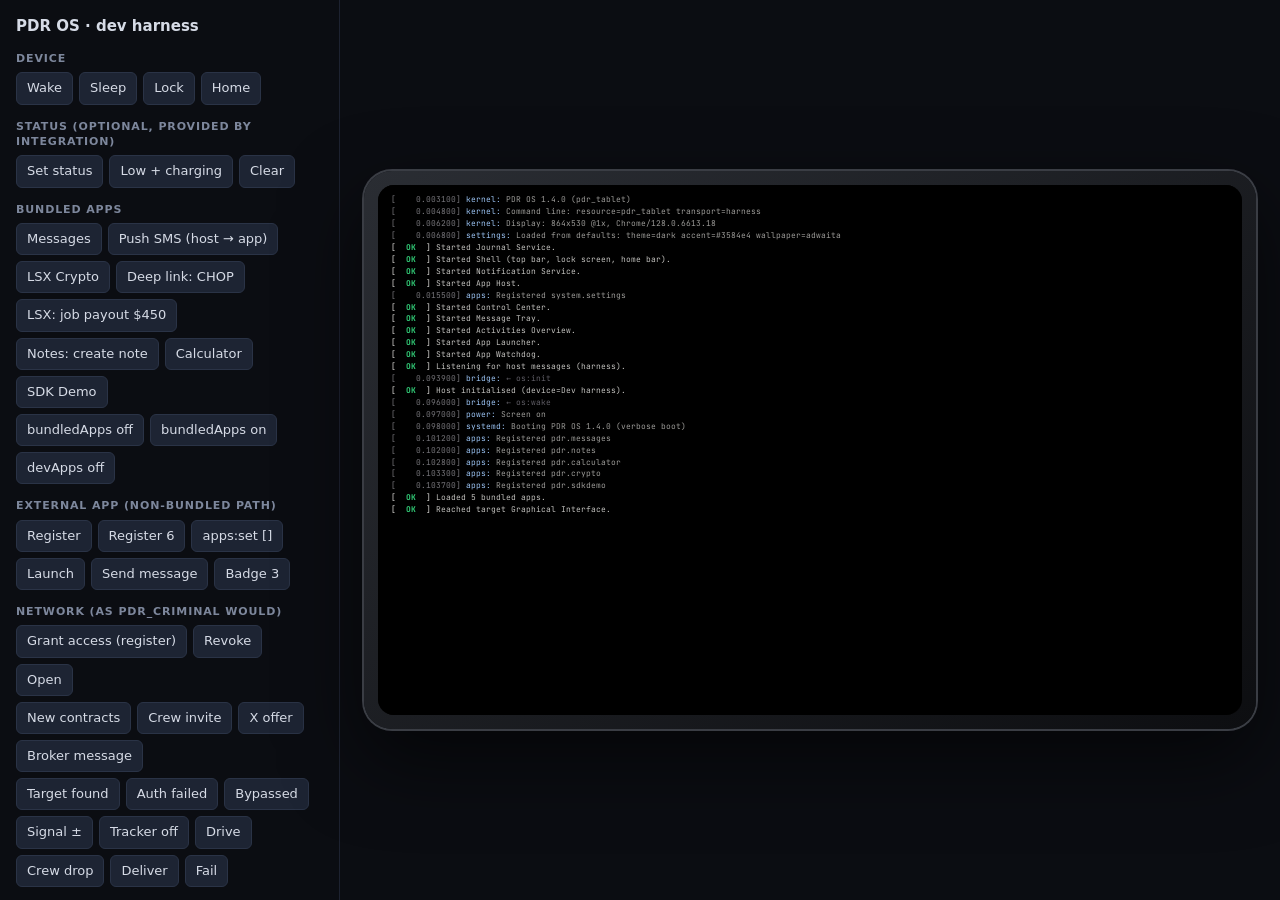
<file: web/dev/index.html>
<!DOCTYPE html>
<html lang="en">
<head>
    <meta charset="utf-8">
    <title>PDR OS · dev harness</title>
    <!--
        DEV ONLY — not part of the resource. Simulates the integration so the OS can be built
        and tested in a normal browser:  python3 -m http.server -d web 8080  →  http://localhost:8080/dev/
    -->
    <style>
        * { box-sizing: border-box; }
        body { margin: 0; height: 100vh; display: grid; grid-template-columns: 340px 1fr; background: #0b0d12; color: #d6dbe6; font: 13px/1.4 system-ui, sans-serif; }
        aside { padding: 16px; overflow: auto; border-right: 1px solid #1d2230; display: flex; flex-direction: column; gap: 14px; }
        h1 { font-size: 15px; margin: 0; }
        h2 { font-size: 11px; text-transform: uppercase; letter-spacing: .08em; color: #7d879c; margin: 0 0 6px; }
        .row { display: flex; flex-wrap: wrap; gap: 6px; }
        button { background: #1d2433; color: #d6dbe6; border: 1px solid #2a3346; border-radius: 6px; padding: 6px 10px; cursor: pointer; font: inherit; }
        button:hover { background: #26304a; }
        input { background: #121622; color: inherit; border: 1px solid #2a3346; border-radius: 6px; padding: 6px 8px; font: inherit; width: 100%; }
        main { display: flex; align-items: center; justify-content: center; padding: 24px; }
        .bezel { width: min(100%, calc((100vh - 48px) * 1.6)); aspect-ratio: 16 / 10; padding: 14px; border-radius: 28px; background: linear-gradient(145deg, #2a2d33, #0d0e11); box-shadow: 0 0 0 2px #3a3d44, 0 30px 80px rgba(0,0,0,.6); }
        iframe { width: 100%; height: 100%; border: 0; border-radius: 16px; background: #000; display: block; }
        #log { font: 11px/1.45 Consolas, monospace; background: #0f121a; border: 1px solid #1d2230; border-radius: 6px; padding: 8px; height: 220px; overflow: auto; white-space: pre-wrap; }
        #log .in { color: #7dd3fc; } #log .out { color: #fbbf24; }
    </style>
</head>
<body>
<aside>
    <h1>PDR OS · dev harness</h1>
    <section>
        <h2>Device</h2>
        <div class="row">
            <button data-send='{"action":"os:wake"}'>Wake</button>
            <button data-send='{"action":"os:sleep"}'>Sleep</button>
            <button data-send='{"action":"os:lock"}'>Lock</button>
            <button data-send='{"action":"apps:home"}'>Home</button>
        </div>
    </section>
    <section>
        <h2>Status (optional, provided by integration)</h2>
        <div class="row">
            <button data-send='{"action":"os:status","battery":76,"charging":false,"signal":3,"network":"Los Santos"}'>Set status</button>
            <button data-send='{"action":"os:status","battery":14,"charging":true}'>Low + charging</button>
            <button data-send='{"action":"os:status","battery":null,"signal":null,"network":null}'>Clear</button>
        </div>
    </section>
    <section>
        <h2>Bundled apps</h2>
        <div class="row">
            <button data-send='{"action":"apps:launch","id":"pdr.messages"}'>Messages</button>
            <button data-send='{"action":"apps:message","id":"pdr.messages","event":"incoming","data":{"from":"Dani Okafor","text":"pushed from the host 👋"}}'>Push SMS (host → app)</button>
            <button data-send='{"action":"apps:launch","id":"pdr.crypto"}'>LSX Crypto</button>
            <button data-send='{"action":"apps:launch","id":"pdr.crypto","data":{"coin":"CHOP"}}'>Deep link: CHOP</button>
            <button data-send='{"action":"apps:message","id":"pdr.crypto","event":"crypto:demoPayout","data":{"usd":450,"from":"Unknown sender","memo":"Package delivered"}}' title="Demo stand-in for the server's CryptoPay export. LSX must be running.">LSX: job payout $450</button>
            <button data-send='{"action":"apps:launch","id":"pdr.notes","data":{"create":true,"title":"From the host","body":"Created with launch data."}}'>Notes: create note</button>
            <button data-send='{"action":"apps:launch","id":"pdr.calculator"}'>Calculator</button>
            <button data-send='{"action":"apps:launch","id":"pdr.sdkdemo"}'>SDK Demo</button>
        </div>
        <div class="row" style="margin-top:6px">
            <button data-send='{"action":"os:init","bundledApps":false}'>bundledApps off</button>
            <button data-send='{"action":"os:init","bundledApps":true}'>bundledApps on</button>
            <button data-send='{"action":"os:init","devApps":false}'>devApps off</button>
        </div>
    </section>
    <section>
        <h2>External app (non-bundled path)</h2>
        <div class="row">
            <button id="reg">Register</button>
            <button id="reg-many">Register 6</button>
            <button id="unreg">apps:set []</button>
            <button id="launch">Launch</button>
            <button id="msg">Send message</button>
            <button id="badge">Badge 3</button>
        </div>
    </section>
    <section>
        <h2>NETWORK (as pdr_criminal would)</h2>
        <div class="row">
            <button id="net-reg" title="pdr_criminal registers the app once the character has access">Grant access (register)</button>
            <button id="net-unreg">Revoke</button>
            <button data-send='{"action":"apps:launch","id":"pdr.network"}'>Open</button>
        </div>
        <div class="row" style="margin-top:6px" id="net-steps">
            <button data-net="contracts">New contracts</button>
            <button data-net="invite">Crew invite</button>
            <button data-net="offer">X offer</button>
            <button data-net="message">Broker message</button>
        </div>
        <div class="row" style="margin-top:6px" id="net-op">
            <button data-net="identify">Target found</button>
            <button data-net="attempt">Auth failed</button>
            <button data-net="bypass">Bypassed</button>
            <button data-net="signal">Signal ±</button>
            <button data-net="untrack">Tracker off</button>
            <button data-net="drive">Drive</button>
            <button data-net="disconnect">Crew drop</button>
            <button data-net="deliver">Deliver</button>
            <button data-net="fail">Fail</button>
        </div>
    </section>
    <section>
        <h2>Notification</h2>
        <input id="n-title" value="Delivery ready">
        <div class="row" style="margin-top:6px">
            <button id="notify">From Messages (deep link)</button>
            <button id="notify-os">From OS</button>
        </div>
    </section>
    <section>
        <h2>Protocol log</h2>
        <div id="log"></div>
    </section>
</aside>
<main>
    <div class="bezel"><iframe id="os" src="../os/index.html"></iframe></div>
</main>

<script>
    const os = document.getElementById('os');
    const logEl = document.getElementById('log');
    const appUrl = new URL('../apps/sdk-demo/index.html', location.href).href;
    const COLORS = ['#2563eb', '#16a34a', '#9333ea', '#ea580c', '#0891b2', '#db2777'];

    function log(dir, text) {
        const line = document.createElement('div');
        line.className = dir;
        line.textContent = `${dir === 'in' ? '→ OS ' : '← OS '} ${text}`;
        logEl.prepend(line);
    }

    function send(msg) {
        log('in', JSON.stringify(msg));
        os.contentWindow.postMessage(msg, '*');
    }

    // outbound events from the OS (in FiveM these are NUI callbacks)
    window.addEventListener('message', (e) => {
        const m = e.data;
        if (!m || !m.__pdrTabletEmit) return;
        const logged = JSON.stringify(m.data);
        log('out', `${m.event} ${logged.length > 400 ? logged.slice(0, 400) + '…' : logged}`);
        window.harnessReceived = window.harnessReceived || {};
        const key = m.event === 'app:request' ? 'request:' + m.data.action : m.event;
        window.harnessReceived[key] = (window.harnessReceived[key] || 0) + 1;
        // mirror app storage like an integration would (KVP), so restarts can be re-seeded
        if (m.event === 'app:storage') {
            const st = (window.harnessStorage = window.harnessStorage || {});
            if (m.data.cleared) st[m.data.id] = {};
            else {
                st[m.data.id] = st[m.data.id] || {};
                if (m.data.value === null) delete st[m.data.id][m.data.key]; else st[m.data.id][m.data.key] = m.data.value;
            }
        }
        let result = null;
        if (m.event === 'app:request') {
            // stand-in for the owning resource's onRequest handler; tests can install fakes per action
            const fake = window.harnessRequestHandlers && window.harnessRequestHandlers[m.data.action];
            result = fake
                ? fake(m.data)
                : { ok: true, data: { echo: m.data.data, action: m.data.action, at: new Date().toLocaleTimeString() } };
        }
        // a fake can return this to simulate an integration that never calls cb()
        if (result === '__NO_REPLY__') return;
        e.source.postMessage({ __pdrTabletReply: true, id: m.id, result }, '*');
    });

    document.querySelectorAll('[data-send]').forEach((b) => b.addEventListener('click', () => send(JSON.parse(b.dataset.send))));

    // the SDK demo page registered under another id, like a third-party resource would
    const testApp = (i = 0) => ({
        id: i ? `dev.test${i}` : 'dev.test',
        label: i ? `External ${i}` : 'External app',
        color: COLORS[i % COLORS.length],
        url: appUrl,
        order: 10 + i,
    });

    document.getElementById('reg').onclick = () => send({ action: 'apps:register', app: testApp() });
    document.getElementById('reg-many').onclick = () => { for (let i = 1; i <= 6; i++) send({ action: 'apps:register', app: testApp(i) }); };
    document.getElementById('unreg').onclick = () => send({ action: 'apps:set', apps: [] });
    document.getElementById('launch').onclick = () => send({ action: 'apps:launch', id: 'dev.test', data: { from: 'harness' } });
    document.getElementById('msg').onclick = () => send({ action: 'apps:message', id: 'dev.test', event: 'ping', data: { t: Date.now() } });
    document.getElementById('badge').onclick = () => send({ action: 'apps:badge', id: 'dev.test', count: 3 });
    document.getElementById('notify').onclick = () => send({ action: 'notify', appId: 'pdr.messages', data: { thread: 'marcus' }, title: document.getElementById('n-title').value, body: 'Sent from the dev harness.' });
    document.getElementById('notify-os').onclick = () => send({ action: 'notify', title: document.getElementById('n-title').value, body: 'System notification.' });

    // NETWORK ships with the tablet but is registered by pdr_criminal, never bundled
    const networkApp = {
        id: 'pdr.network', label: 'Network', order: 60,
        url: new URL('../apps/network/index.html?demo=1', location.href).href,
        icon: new URL('../apps/network/icon.svg', location.href).href,
    };
    document.getElementById('net-reg').onclick = () => send({ action: 'apps:register', app: networkApp });
    document.getElementById('net-unreg').onclick = () => send({ action: 'apps:unregister', id: 'pdr.network' });
    document.querySelectorAll('[data-net]').forEach((b) => b.addEventListener('click', () => {
        send({ action: 'apps:message', id: 'pdr.network', event: 'network:demo', data: { step: b.dataset.net } });
        // the real server pays through CryptoPay; stand in for it with LSX's demo hook
        if (b.dataset.net === 'deliver') send({ action: 'apps:message', id: 'pdr.crypto', event: 'crypto:demoPayout', data: { usd: 380, from: 'NETWORK', memo: 'Contract settlement' } });
    }));

    os.addEventListener('load', () => {
        send({ action: 'os:init', deviceName: 'Dev harness' });
        send({ action: 'os:wake' });
    });
</script>
</body>
</html>
</file>
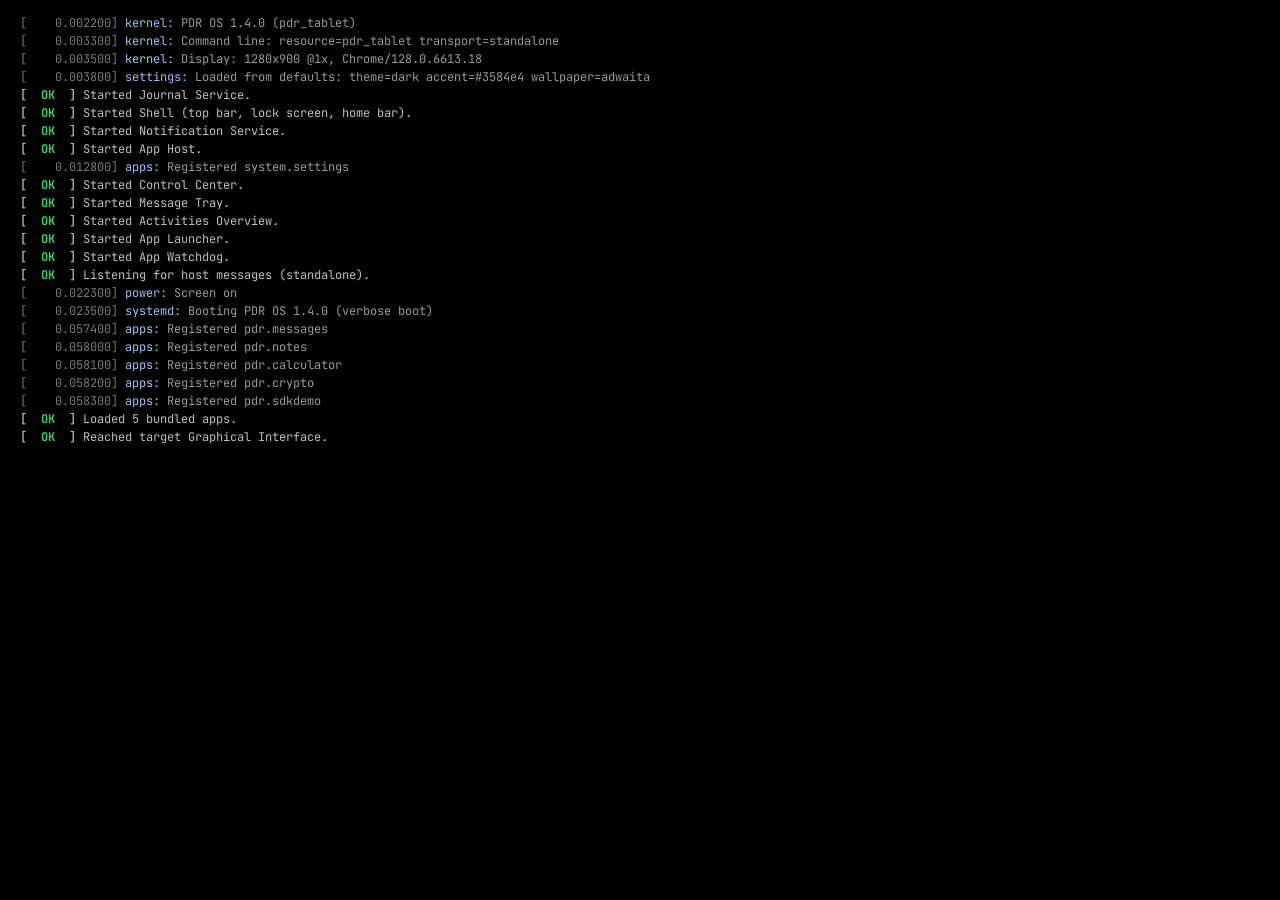
<file: web/os/index.html>
<!DOCTYPE html>
<html lang="en" data-theme="dark">
<head>
    <meta charset="utf-8">
    <meta name="viewport" content="width=device-width, initial-scale=1">
    <title>PDR OS</title>
    <link rel="preload" href="fonts/cantarell-latin-400-normal.woff2" as="font" type="font/woff2" crossorigin>
    <link rel="stylesheet" href="css/os.css">
    <!-- shared key-injection helpers (window.PDRTablet); the OS never calls ready() -->
    <script>window.__PDR_TABLET_OS__ = true;</script>
    <script src="../sdk/pdr-tablet.js"></script>
    <script type="module" src="js/main.js"></script>
</head>
<body>
    <div id="device" class="device is-asleep is-locked">
        <div id="wallpaper" class="wallpaper"></div>

        <main id="home" class="home"></main>
        <div id="apps" class="apps"></div>
        <div id="overview" class="overview"></div>
        <nav id="dash" class="dash"></nav>
        <div id="lock" class="lock"></div>

        <header id="topbar" class="topbar"></header>
        <div id="homebar" class="homebar" title="Home"></div>

        <div id="overlay-scrim" class="scrim"></div>
        <div id="calendar" class="popover popover-center tray"></div>
        <div id="control" class="popover popover-end cc"></div>
        <div id="banners" class="banners"></div>
        <div id="menu-scrim" class="scrim menu-scrim"></div>
        <div id="menu" class="menu"></div>
        <div id="dialog" class="dialog-layer"></div>

        <div id="boot" class="boot is-hidden"></div>
        <div id="sleep" class="sleep"></div>
        <div id="nightlight" class="nightlight"></div>
        <div id="dim" class="dim"></div>
    </div>
</body>
</html>
</file>
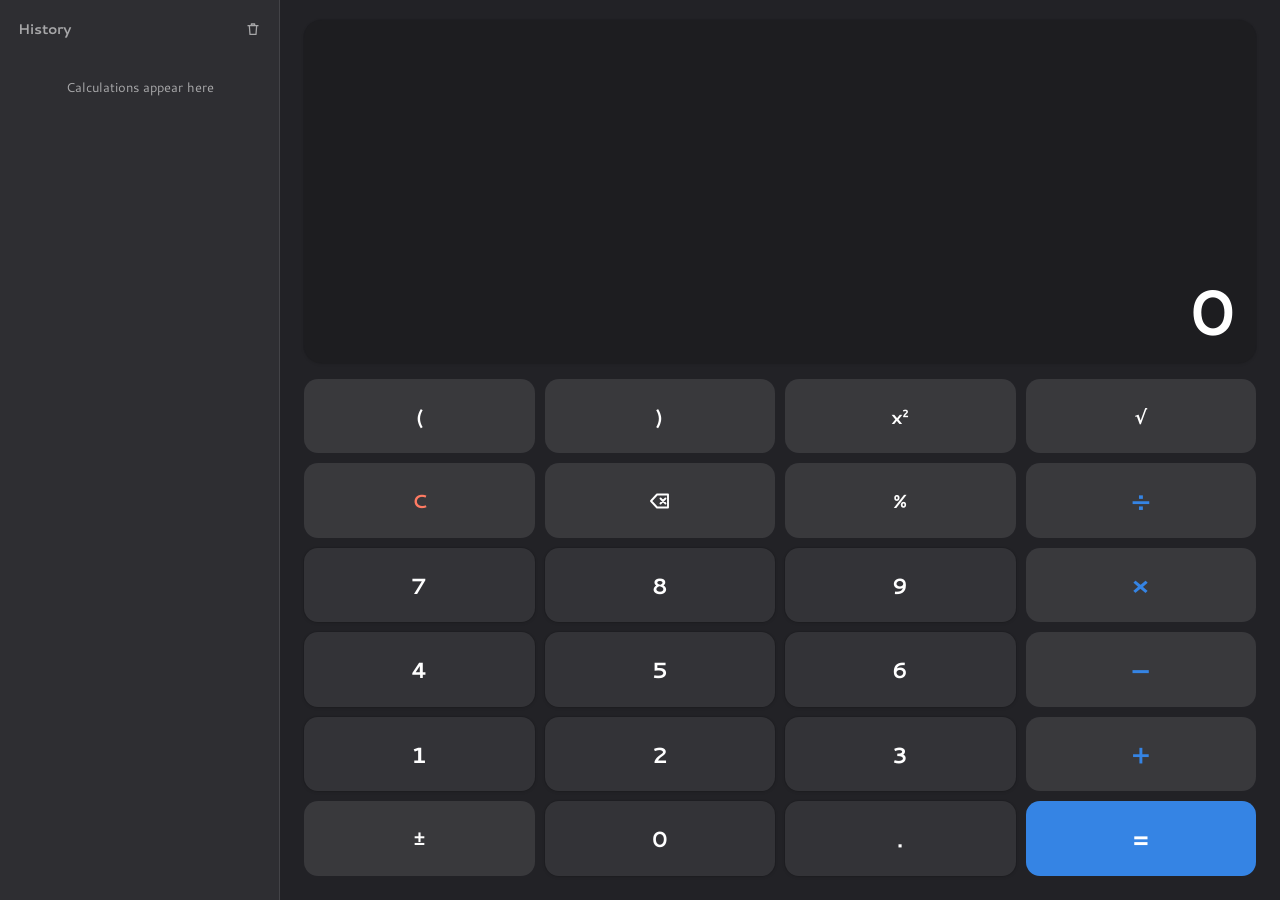
<file: web/apps/calculator/index.html>
<!DOCTYPE html>
<html lang="en">
<head>
    <meta charset="utf-8">
    <title>Calculator</title>
    <!-- Reference app: completely self-contained. No requests, no storage — the SDK is only
         loaded so the app follows the tablet's theme. -->
    <link rel="stylesheet" href="../shared/fonts.css">
    <link rel="stylesheet" href="../shared/kit.css">
    <link rel="stylesheet" href="calc.css">
</head>
<body>
    <div class="calc">
        <aside class="calc-history">
            <div class="calc-history-head">
                <span>History</span>
                <button class="btn btn-flat btn-circle" id="clear-history" title="Clear history"></button>
            </div>
            <div class="calc-history-list" id="history"></div>
        </aside>
        <main class="calc-main">
            <div class="calc-display">
                <div class="calc-expr num" id="expr"></div>
                <div class="calc-result num" id="result">0</div>
            </div>
            <div class="calc-keys" id="keys"></div>
        </main>
    </div>
    <script src="../../sdk/pdr-tablet.js"></script>
    <script src="../shared/kit.js"></script>
    <script src="calc.js"></script>
</body>
</html>
</file>
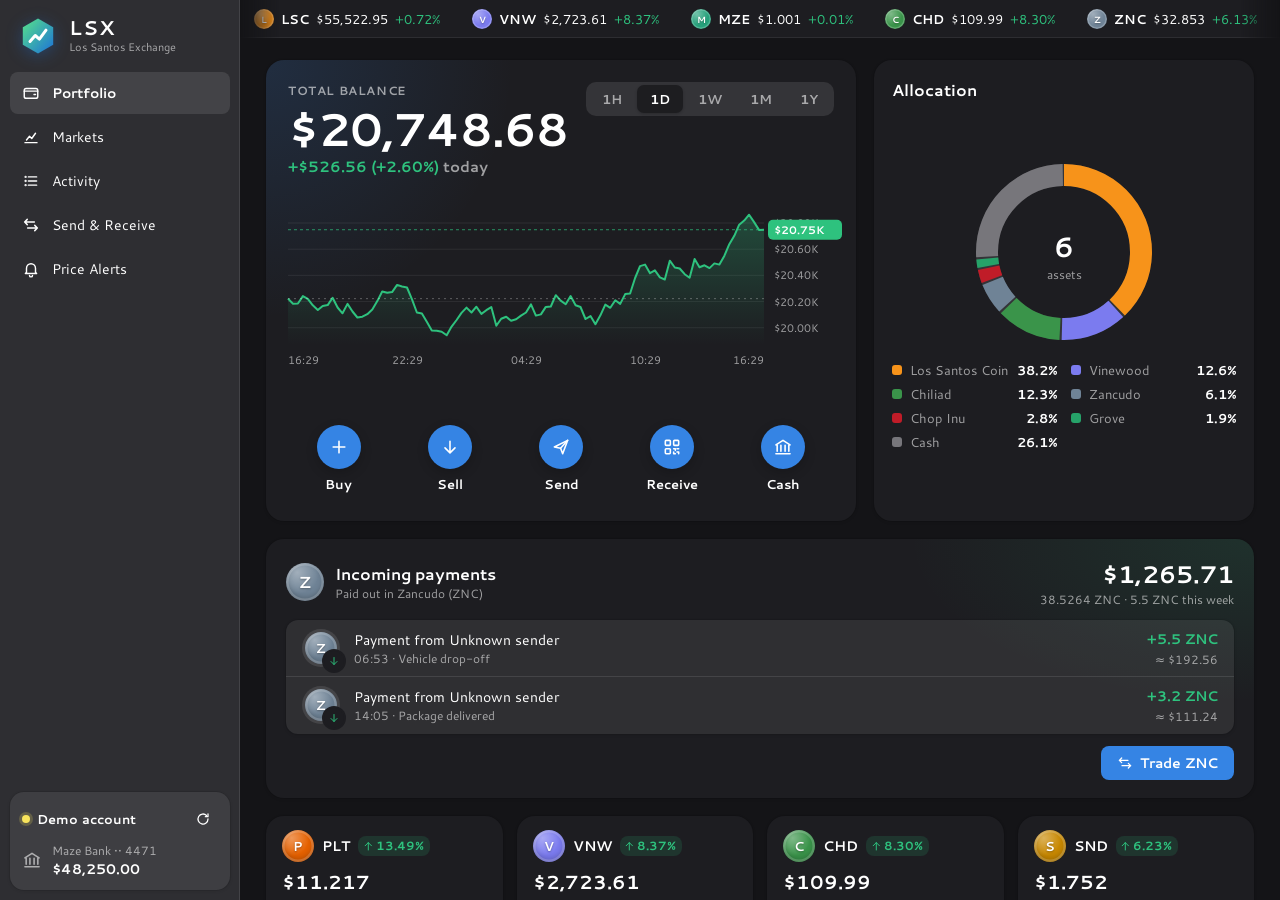
<file: web/apps/crypto/index.html>
<!DOCTYPE html>
<html lang="en">
<head>
    <meta charset="utf-8">
    <title>LSX Crypto</title>
    <!-- Reference app: the "big" one. Live-updating market UI on a deterministic price engine,
         a demo wallet in tablet.storage, price-alert notifications with deep links, and a
         server contract (BACKEND.md) for running it against a real economy. -->
    <link rel="stylesheet" href="../shared/fonts.css">
    <link rel="stylesheet" href="../shared/kit.css">
    <link rel="stylesheet" href="crypto.css">
</head>
<body class="is-loading">
    <div class="cx">
        <aside class="kit-sidebar cx-sidebar">
            <div class="cx-brand">
                <svg class="cx-logo" viewBox="0 0 40 40" aria-hidden="true">
                    <defs>
                        <linearGradient id="lsx-g" x1="0" y1="0" x2="1" y2="1">
                            <stop offset="0" stop-color="#57e389"/>
                            <stop offset="1" stop-color="#1c71d8"/>
                        </linearGradient>
                    </defs>
                    <path d="M20 2.5 35.2 11.25v17.5L20 37.5 4.8 28.75v-17.5z" fill="url(#lsx-g)"/>
                    <path d="M12 25.5l5.2-6 4.2 3.6 6.6-9" fill="none" stroke="#fff" stroke-width="3" stroke-linecap="round" stroke-linejoin="round"/>
                </svg>
                <div>
                    <div class="cx-brand-name">LSX</div>
                    <div class="cx-brand-sub">Los Santos Exchange</div>
                </div>
            </div>
            <nav class="cx-nav" id="nav"></nav>
            <div class="cx-account" id="account"></div>
        </aside>
        <div class="cx-body">
            <div class="ticker" id="ticker"></div>
            <main class="cx-content" id="content">
                <div class="cx-boot"><span class="cx-spinner"></span></div>
            </main>
        </div>
    </div>
    <script src="../../sdk/pdr-tablet.js"></script>
    <script src="../shared/kit.js"></script>
    <script src="js/market.js"></script>
    <script src="js/format.js"></script>
    <script src="js/charts.js"></script>
    <script src="js/backend.js"></script>
    <script src="js/app.js"></script>
</body>
</html>
</file>
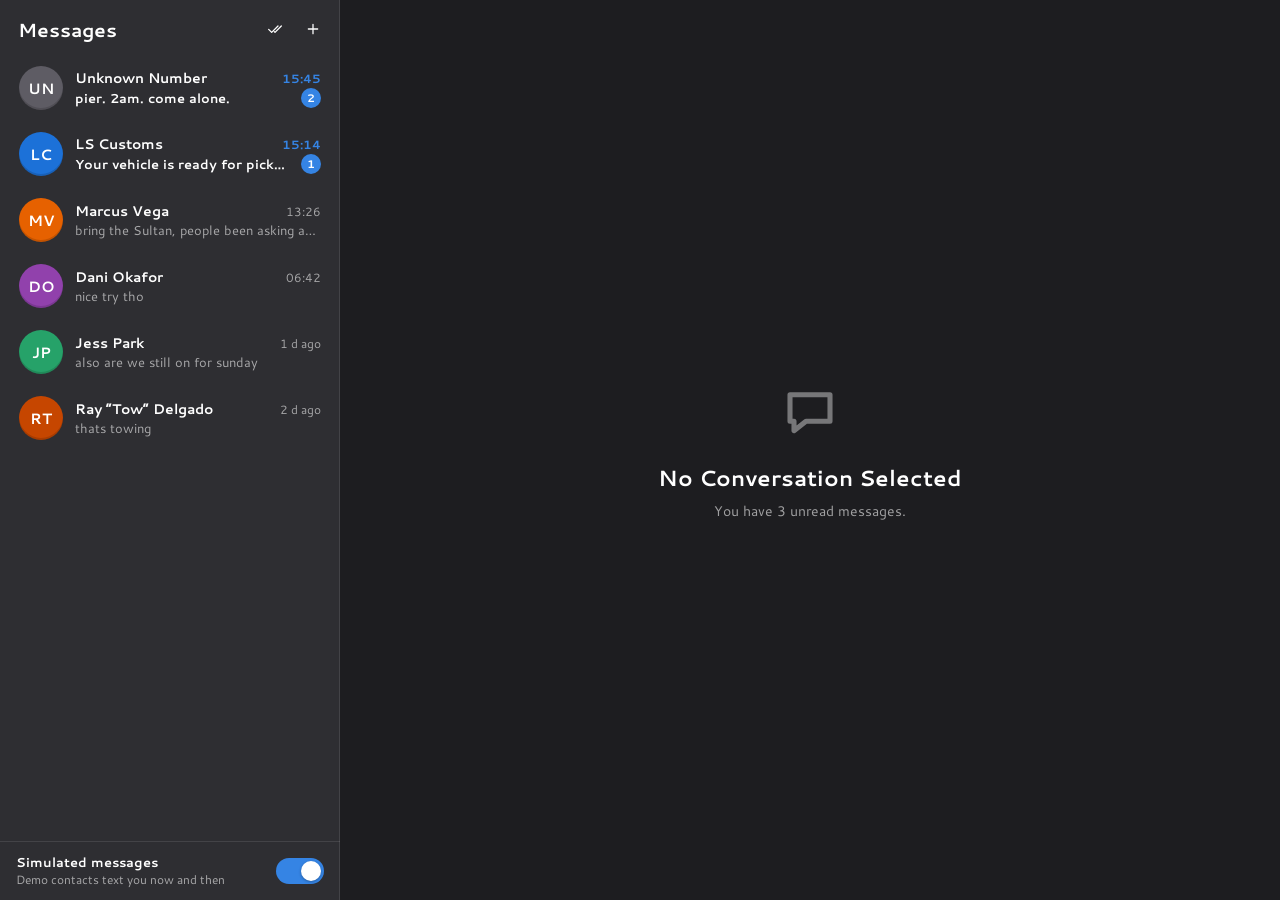
<file: web/apps/messages/index.html>
<!DOCTYPE html>
<html lang="en">
<head>
    <meta charset="utf-8">
    <title>Messages</title>
    <!-- Reference app (demo content): notifications with deep links, badges, work while in the
         background, host → app events (`message:incoming`), storage. -->
    <link rel="stylesheet" href="../shared/fonts.css">
    <link rel="stylesheet" href="../shared/kit.css">
    <link rel="stylesheet" href="messages.css">
</head>
<body>
    <div class="msg" id="app">
        <aside class="kit-sidebar msg-sidebar">
            <div class="msg-toolbar">
                <span class="msg-toolbar-title">Messages</span>
                <button class="btn btn-flat btn-circle" id="mark-read" title="Mark all as read"></button>
                <button class="btn btn-flat btn-circle" id="compose" title="New message"></button>
            </div>
            <div class="msg-threads" id="threads"></div>
            <label class="msg-demo">
                <span><b>Simulated messages</b><small class="dim">Demo contacts text you now and then</small></span>
                <button class="switch" id="demo-switch" role="switch"><span></span></button>
            </label>
        </aside>
        <main class="msg-main" id="main"></main>
    </div>
    <script src="../../sdk/pdr-tablet.js"></script>
    <script src="../shared/kit.js"></script>
    <script src="demo-data.js"></script>
    <script src="messages.js"></script>
</body>
</html>
</file>
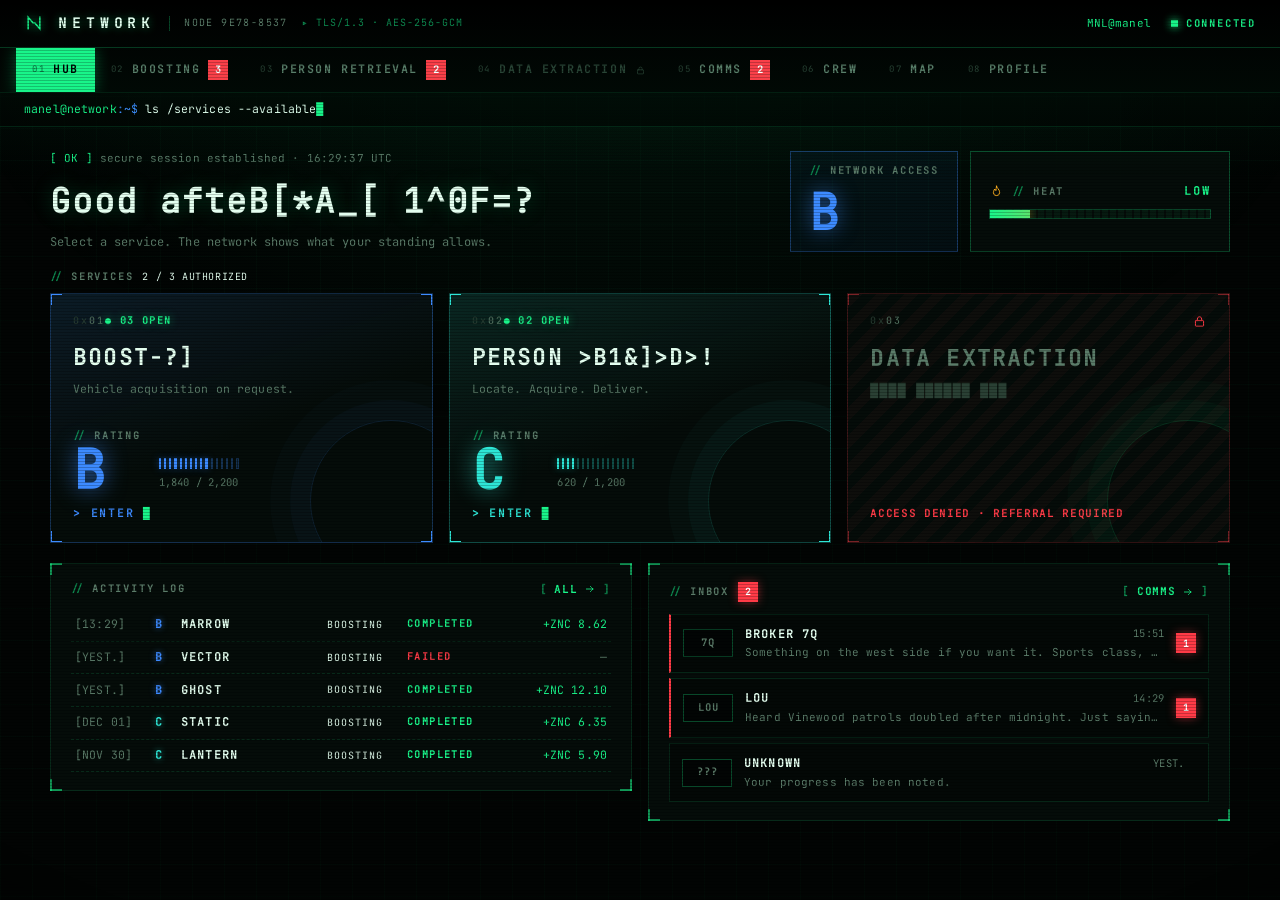
<file: web/apps/network/index.html>
<!DOCTYPE html>
<html lang="en">
<head>
    <meta charset="utf-8">
    <title>NETWORK</title>
    <!-- Player app for pdr_criminal. Ships with the tablet but is NOT bundled: it only appears
         when pdr_criminal registers it (see CONTRACT.md). ?demo=1 runs it against a stand-in world. -->
    <link rel="stylesheet" href="../shared/fonts.css">
    <link rel="stylesheet" href="network.css">
</head>
<body>
    <div class="app" id="app"></div>
    <script src="../../sdk/pdr-tablet.js"></script>
    <script src="../shared/kit.js"></script>
    <script src="js/backend.js"></script>
    <script src="js/visuals.js"></script>
    <script src="js/demo.js"></script>
    <script src="js/app.js"></script>
</body>
</html>
</file>
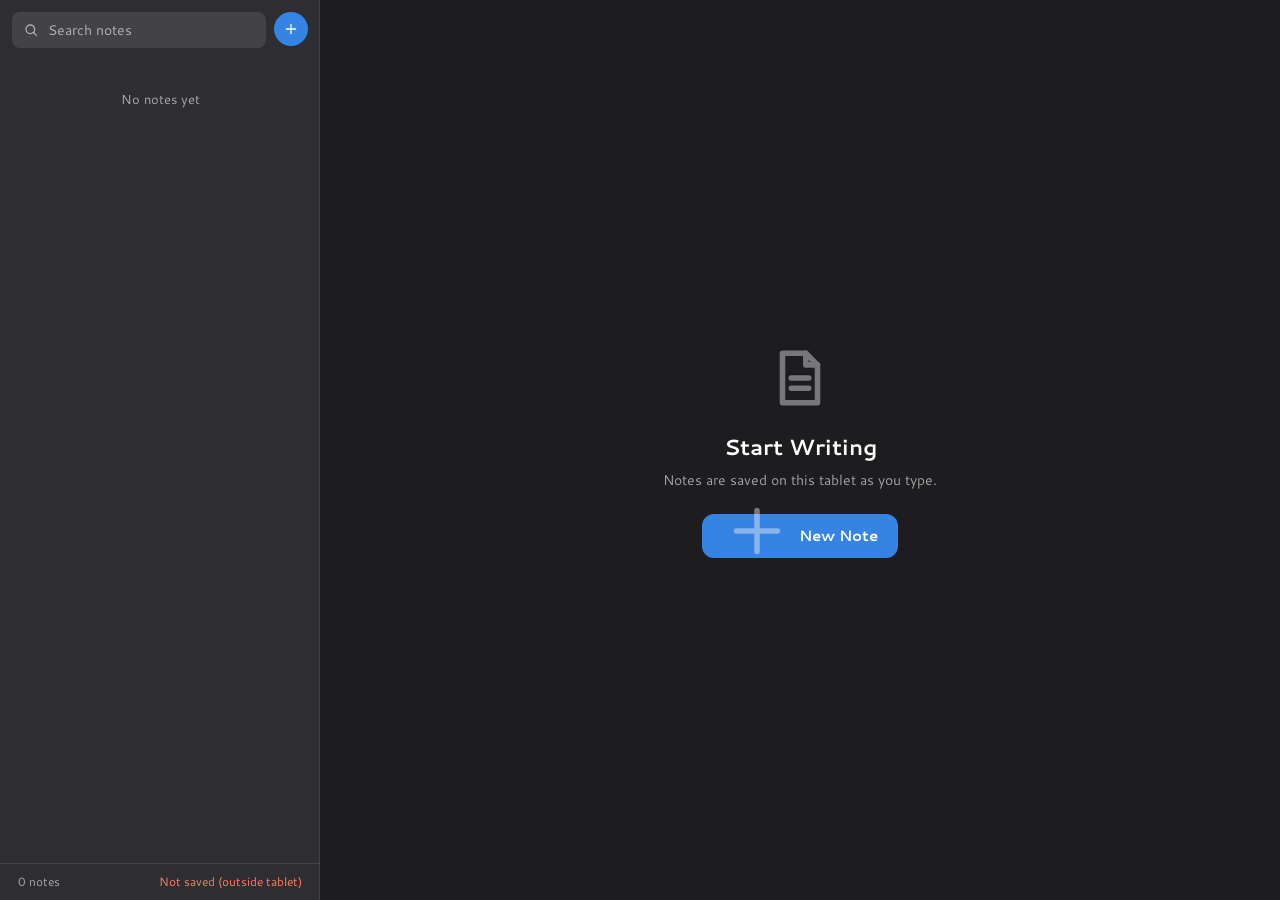
<file: web/apps/notes/index.html>
<!DOCTYPE html>
<html lang="en">
<head>
    <meta charset="utf-8">
    <title>Notes</title>
    <!-- Reference app: tablet.storage persistence, text input (keys relayed in a DUI),
         lifecycle (flushes on hide, restores after eviction), deep links via launch data. -->
    <link rel="stylesheet" href="../shared/fonts.css">
    <link rel="stylesheet" href="../shared/kit.css">
    <link rel="stylesheet" href="notes.css">
</head>
<body>
    <div class="notes" id="app">
        <aside class="kit-sidebar notes-sidebar">
            <div class="notes-toolbar">
                <div class="notes-search">
                    <span id="search-icon"></span>
                    <input class="entry" id="search" type="text" placeholder="Search notes" spellcheck="false" autocomplete="off">
                </div>
                <button class="btn btn-suggested btn-circle" id="new-note" title="New note"></button>
            </div>
            <div class="notes-list" id="list"></div>
            <div class="notes-footer dim" id="footer"></div>
        </aside>
        <main class="notes-main" id="main"></main>
    </div>
    <script src="../../sdk/pdr-tablet.js"></script>
    <script src="../shared/kit.js"></script>
    <script src="notes.js"></script>
</body>
</html>
</file>
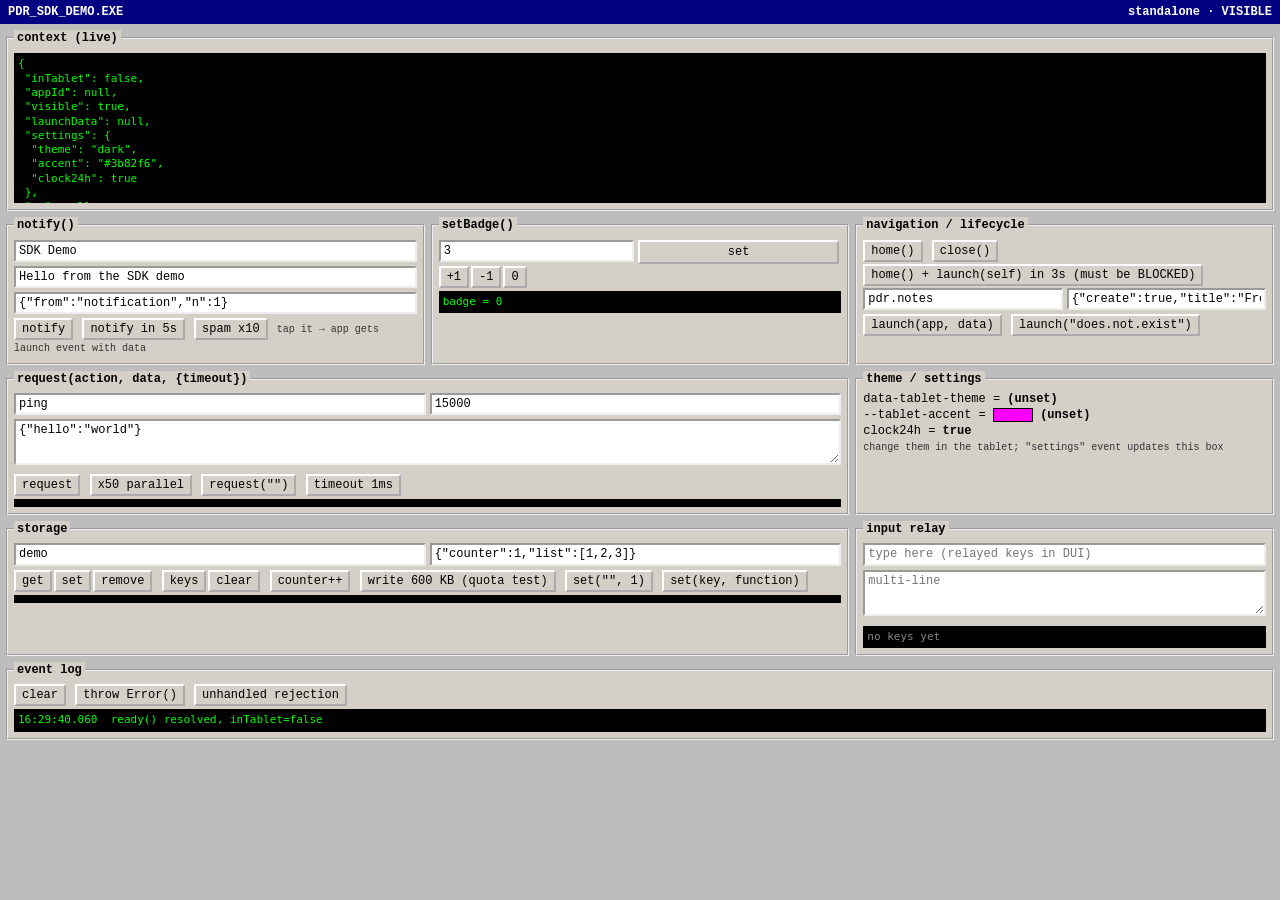
<file: web/apps/sdk-demo/index.html>
<!DOCTYPE html>
<html lang="en">
<head>
<meta charset="utf-8">
<title>PDR SDK Demo</title>
<!-- DEVELOPER APP. Intentionally ugly: one raw control per SDK capability, JSON everywhere.
     Only listed when the tablet runs in dev mode (browser harness, or os:init { devApps = true }). -->
<style>
* { box-sizing: border-box; }
html, body { margin: 0; height: 100%; }
body { background: #bdbdbd; color: #000; font: 12px/1.35 'Courier New', Consolas, monospace; overflow: auto; }
header { background: #000080; color: #fff; padding: 4px 8px; font-weight: bold; display: flex; justify-content: space-between; position: sticky; top: 0; z-index: 2; }
main { display: grid; grid-template-columns: repeat(3, minmax(0, 1fr)); gap: 6px; padding: 6px; }
fieldset { border: 2px groove #eee; margin: 0; padding: 4px 6px 6px; background: #d4d0c8; min-width: 0; }
legend { font-weight: bold; background: #d4d0c8; padding: 0 3px; }
button { font: inherit; padding: 1px 6px; margin: 2px 2px 0 0; background: #d4d0c8; border: 2px outset #fff; cursor: pointer; color: #000; }
button:active { border-style: inset; }
input, textarea, select { font: inherit; width: 100%; margin: 2px 0; background: #fff; color: #000; border: 2px inset #eee; padding: 1px 3px; }
textarea { resize: vertical; height: 46px; }
pre { margin: 3px 0 0; background: #000; color: #0f0; padding: 4px; white-space: pre-wrap; word-break: break-all; max-height: 150px; overflow: auto; font: 11px/1.3 Consolas, monospace; }
.wide { grid-column: span 2; }
.full { grid-column: 1 / -1; }
.row { display: flex; gap: 4px; }
.row > * { flex: 1; }
.ok { color: #0f0; } .err { color: #f55; } .dim { color: #888; }
.swatch { display: inline-block; width: 40px; height: 14px; border: 1px solid #000; vertical-align: middle; background: var(--tablet-accent, #f0f); }
label { display: block; }
small { color: #333; }
</style>
</head>
<body>
<header><span>PDR_SDK_DEMO.EXE</span><span id="hdr">not ready</span></header>
<main>
    <fieldset class="full">
        <legend>context (live)</legend>
        <pre id="ctx"></pre>
    </fieldset>

    <fieldset>
        <legend>notify()</legend>
        <input id="n-title" value="SDK Demo">
        <input id="n-body" value="Hello from the SDK demo">
        <input id="n-data" value='{"from":"notification","n":1}' title="data (JSON) = deep-link launch data">
        <button id="n-send">notify</button>
        <button id="n-delay">notify in 5s</button>
        <button id="n-spam">spam x10</button>
        <small>tap it → app gets launch event with data</small>
    </fieldset>

    <fieldset>
        <legend>setBadge()</legend>
        <div class="row"><input id="b-count" type="number" value="3"><button id="b-set">set</button></div>
        <button id="b-inc">+1</button><button id="b-dec">-1</button><button id="b-zero">0</button>
        <pre id="b-out">badge = 0</pre>
    </fieldset>

    <fieldset>
        <legend>navigation / lifecycle</legend>
        <button id="nav-home">home()</button>
        <button id="nav-close">close()</button>
        <button id="nav-bounce">home() + launch(self) in 3s (must be BLOCKED)</button>
        <div class="row"><input id="l-app" value="pdr.notes"><input id="l-data" value='{"create":true,"title":"From SDK demo"}'></div>
        <button id="nav-launch">launch(app, data)</button>
        <button id="nav-bad">launch("does.not.exist")</button>
    </fieldset>

    <fieldset class="wide">
        <legend>request(action, data, {timeout})</legend>
        <div class="row"><input id="r-action" value="ping"><input id="r-timeout" type="number" value="15000"></div>
        <textarea id="r-data">{"hello":"world"}</textarea>
        <button id="r-send">request</button>
        <button id="r-spam">x50 parallel</button>
        <button id="r-empty">request("")</button>
        <button id="r-timeoutbtn">timeout 1ms</button>
        <pre id="r-out"></pre>
    </fieldset>

    <fieldset>
        <legend>theme / settings</legend>
        <div>data-tablet-theme = <b id="t-theme"></b></div>
        <div>--tablet-accent = <span class="swatch"></span> <b id="t-accent"></b></div>
        <div>clock24h = <b id="t-clock"></b></div>
        <small>change them in the tablet; "settings" event updates this box</small>
    </fieldset>

    <fieldset class="wide">
        <legend>storage</legend>
        <div class="row"><input id="s-key" value="demo"><input id="s-val" value='{"counter":1,"list":[1,2,3]}'></div>
        <button id="s-get">get</button><button id="s-set">set</button><button id="s-remove">remove</button>
        <button id="s-keys">keys</button><button id="s-clear">clear</button>
        <button id="s-count">counter++</button>
        <button id="s-quota">write 600 KB (quota test)</button>
        <button id="s-badkey">set("", 1)</button>
        <button id="s-fn">set(key, function)</button>
        <pre id="s-out"></pre>
    </fieldset>

    <fieldset>
        <legend>input relay</legend>
        <input id="k-input" placeholder="type here (relayed keys in DUI)">
        <textarea id="k-area" placeholder="multi-line"></textarea>
        <pre id="k-out" class="dim">no keys yet</pre>
    </fieldset>

    <fieldset class="full">
        <legend>event log</legend>
        <button id="log-clear">clear</button>
        <button id="err-throw">throw Error()</button>
        <button id="err-reject">unhandled rejection</button>
        <pre id="log" style="max-height:200px"></pre>
    </fieldset>
</main>
<script src="../../sdk/pdr-tablet.js"></script>
<script src="demo.js"></script>
</body>
</html>
</file>
<file: web/os/css/os.css>
/* =====================================================================
   PDR OS — GNOME / libadwaita inspired tablet shell.
   Everything is sized in rem. 1rem = 1/80 of the screen height (or 1/128
   of the width, whichever is smaller), so the layout scales to any DUI
   resolution. Designed for 16:10 landscape.
   ===================================================================== */

@font-face { font-family: 'Cantarell'; font-weight: 400; font-display: block; src: url('../fonts/cantarell-latin-400-normal.woff2') format('woff2'); }
@font-face { font-family: 'Cantarell'; font-weight: 700; font-display: block; src: url('../fonts/cantarell-latin-700-normal.woff2') format('woff2'); }
@font-face { font-family: 'JetBrains Mono'; font-weight: 400; font-display: swap; src: url('../fonts/jetbrains-mono-latin-400-normal.woff2') format('woff2'); }
@font-face { font-family: 'JetBrains Mono'; font-weight: 700; font-display: swap; src: url('../fonts/jetbrains-mono-latin-700-normal.woff2') format('woff2'); }

:root {
    /* --ui-scale is Settings › Display › Interface Size */
    --ui-scale: 1;
    font-size: calc(min(calc(100vw / 128), calc(100vh / 80)) * var(--ui-scale));

    --accent: #3584e4;
    --accent-rgb: 53 132 228;

    --font: 'Cantarell', 'Noto Sans', 'Ubuntu', 'Segoe UI', system-ui, sans-serif;
    --mono: 'JetBrains Mono', 'DejaVu Sans Mono', 'Ubuntu Mono', Consolas, monospace;

    --ease: cubic-bezier(.25, .46, .45, .94);
    --ease-out: cubic-bezier(.16, 1, .3, 1);

    --topbar-h: 3.2rem;
    --homebar-h: 2.2rem;

    /* the shell (top bar, dash, overview, lock) is always drawn light-on-dark, like GNOME Shell */
    --shell-fg: #ffffff;
    --shell-dim: rgba(255, 255, 255, .7);
}

:root,
[data-theme="dark"] {
    color-scheme: dark;
    --window-bg: #222226;
    --view-bg: #1d1d20;
    --headerbar-bg: #2e2e32;
    --headerbar-shade: rgba(0, 0, 6, .36);
    --sidebar-bg: #2e2e32;
    --card-bg: rgba(255, 255, 255, .08);
    --card-shadow: 0 0 0 1px rgba(0, 0, 6, .09), 0 1px 3px 1px rgba(0, 0, 6, .07);
    --popover-bg: #36363a;
    --btn-bg: rgba(255, 255, 255, .1);
    --btn-hover: rgba(255, 255, 255, .15);
    --hover: rgba(255, 255, 255, .07);
    --selected: rgba(255, 255, 255, .1);
    --text: #ffffff;
    --text-dim: rgba(255, 255, 255, .58);
    --border: rgba(255, 255, 255, .1);
    --destructive: #ff7b63;
    --warning: #f8e45c;
    --success: #8ff0a4;
    --shadow: 0 .2rem .6rem rgba(0, 0, 0, .3), 0 1rem 3rem rgba(0, 0, 0, .35);
}

[data-theme="light"] {
    color-scheme: light;
    --window-bg: #fafafb;
    --view-bg: #ffffff;
    --headerbar-bg: #ffffff;
    --headerbar-shade: rgba(0, 0, 6, .12);
    --sidebar-bg: #ebebed;
    --card-bg: #ffffff;
    --card-shadow: 0 0 0 1px rgba(0, 0, 6, .03), 0 1px 3px 1px rgba(0, 0, 6, .07), 0 2px 6px 2px rgba(0, 0, 6, .03);
    --popover-bg: #ffffff;
    --btn-bg: rgba(0, 0, 6, .08);
    --btn-hover: rgba(0, 0, 6, .12);
    --hover: rgba(0, 0, 6, .05);
    --selected: rgba(0, 0, 6, .08);
    --text: rgba(0, 0, 6, .8);
    --text-dim: rgba(0, 0, 6, .55);
    --border: rgba(0, 0, 6, .1);
    --destructive: #c01c28;
    --warning: #9c6e03;
    --success: #1b8553;
    --shadow: 0 .2rem .6rem rgba(0, 0, 6, .12), 0 1rem 3rem rgba(0, 0, 6, .16);
}

*, *::before, *::after { box-sizing: border-box; margin: 0; padding: 0; }

html, body {
    width: 100%;
    height: 100%;
    overflow: hidden;
    background: #000;
    font-family: var(--font);
    color: var(--text);
    -webkit-font-smoothing: antialiased;
    user-select: none;
}

button { font: inherit; color: inherit; background: none; border: 0; cursor: pointer; }
button:disabled { opacity: .5; cursor: default; }
:focus { outline: none; }
:focus-visible { outline: .2rem solid rgb(var(--accent-rgb) / .7); outline-offset: .2rem; }
input { font: inherit; color: inherit; user-select: text; }

.icon { display: inline-flex; width: 1em; height: 1em; flex-shrink: 0; }
.icon svg, .logo-mark svg { width: 100%; height: 100%; }
.logo-mark { display: inline-flex; }

::-webkit-scrollbar { width: .8rem; height: .8rem; }
::-webkit-scrollbar-thumb { background: rgba(127, 127, 127, .45); border-radius: 1rem; border: .2rem solid transparent; background-clip: padding-box; }
::-webkit-scrollbar-track { background: transparent; }

/* ---------- device ---------- */

.device {
    position: relative;
    width: 100vw;
    height: 100vh;
    overflow: hidden;
    font-size: 1.4rem;
    background: #000;
}

.wallpaper {
    position: absolute;
    inset: 0;
    background-size: cover;
    transition: filter .35s var(--ease), transform .35s var(--ease);
}
.device.is-locked .wallpaper { filter: blur(2rem) brightness(.65); transform: scale(1.08); }
.device[data-overlay="overview"] .wallpaper { filter: brightness(.55); }

/* ---------- top bar ---------- */

.topbar {
    position: absolute;
    inset: 0 0 auto 0;
    height: var(--topbar-h);
    padding: 0 .4rem;
    display: grid;
    grid-template-columns: 1fr auto 1fr;
    align-items: center;
    z-index: 40;
    background: #000;
    color: var(--shell-fg);
    font-size: 1.3rem;
    font-weight: 700;
    transition: background .3s var(--ease);
}
.device.is-locked .topbar,
.device[data-overlay="overview"] .topbar { background: transparent; }
.device.is-locked .tb-start,
.device.is-locked .tb-clock { visibility: hidden; }
.tb-start { display: flex; }
.tb-center { display: flex; justify-content: center; }
.tb-end { display: flex; justify-content: flex-end; }
.tb-btn {
    height: 2.6rem;
    padding: 0 1.2rem;
    display: inline-flex;
    align-items: center;
    gap: .9rem;
    border-radius: 1.3rem;
    transition: background .15s;
}
.tb-btn:hover { background: rgba(255, 255, 255, .16); }
.tb-btn.is-active { background: rgba(255, 255, 255, .24); }
.tb-icon { font-size: 1.6rem; }
.tb-network { font-weight: 400; opacity: .9; }

.ws { display: inline-flex; align-items: center; gap: .5rem; }
.ws i { width: .7rem; height: .7rem; border-radius: .35rem; background: rgba(255, 255, 255, .55); }
.ws i.ws-active { width: 2.8rem; background: #fff; }

.tb-clock { position: relative; }
.tb-unread {
    width: .6rem;
    height: .6rem;
    border-radius: 50%;
    background: #fff;
    display: none;
}
.tb-unread.is-visible { display: block; }

.tb-signal { display: inline-flex; align-items: flex-end; gap: .2rem; height: 1.3rem; }
.tb-signal i { width: .35rem; background: currentColor; opacity: .3; border-radius: .1rem; }
.tb-signal i:nth-child(1) { height: 35%; }
.tb-signal i:nth-child(2) { height: 55%; }
.tb-signal i:nth-child(3) { height: 78%; }
.tb-signal i:nth-child(4) { height: 100%; }
.tb-signal i.on { opacity: 1; }

.tb-battery { display: inline-flex; align-items: center; gap: .6rem; font-weight: 700; }
.battery {
    position: relative;
    width: 2.4rem;
    height: 1.25rem;
    padding: .15rem;
    border: .15rem solid currentColor;
    border-radius: .35rem;
}
.battery::after {
    content: '';
    position: absolute;
    right: -.4rem;
    top: 28%;
    width: .22rem;
    height: 44%;
    background: currentColor;
    border-radius: 0 .1rem .1rem 0;
}
.battery-fill { display: block; height: 100%; background: currentColor; border-radius: .12rem; }
.battery.is-low .battery-fill { background: #ff7b63; }
.battery-bolt { position: absolute; inset: -.2rem 0 0; margin: auto; font-size: 1.1rem; color: #fff; filter: drop-shadow(0 0 .15rem #000); }

/* ---------- home: search + app grid ---------- */

.home {
    position: absolute;
    inset: var(--topbar-h) 0 0 0;
    padding: 3rem 6rem 12.4rem;
    display: flex;
    flex-direction: column;
    align-items: center;
    z-index: 1;
    color: var(--shell-fg);
    transition: transform .3s var(--ease), opacity .25s var(--ease);
}
.device.in-app .home,
.device[data-overlay="overview"] .home { transform: scale(.96); opacity: 0; pointer-events: none; }
.device.is-locked .home { opacity: 0; pointer-events: none; }

.search-wrap { position: relative; width: 36rem; flex-shrink: 0; }
.search-icon { position: absolute; left: 1.4rem; top: 50%; transform: translateY(-50%); font-size: 1.7rem; opacity: .75; pointer-events: none; }
.search-entry {
    width: 100%;
    height: 4rem;
    padding: 0 4rem 0 4.2rem;
    border: 0;
    border-radius: 2rem;
    background: rgba(255, 255, 255, .14);
    color: #fff;
    outline: none;
    transition: background .15s, box-shadow .15s;
}
.search-clear {
    position: absolute;
    right: .7rem;
    top: 50%;
    width: 2.6rem;
    height: 2.6rem;
    display: none;
    align-items: center;
    justify-content: center;
    border-radius: 50%;
    font-size: 1.3rem;
    color: #fff;
    background: rgba(255, 255, 255, .15);
    transform: translateY(-50%);
}
.search-clear.is-visible { display: flex; }
.search-clear:hover { background: rgba(255, 255, 255, .28); }
.search-entry::placeholder { color: rgba(255, 255, 255, .6); }
.search-entry:hover { background: rgba(255, 255, 255, .18); }
.search-entry:focus { background: rgba(255, 255, 255, .2); box-shadow: inset 0 0 0 .2rem rgb(var(--accent-rgb) / .8); }

.grid-scroll { flex: 1; width: 100%; min-height: 0; margin-top: 3.2rem; overflow-y: auto; overflow-x: hidden; }
.app-grid {
    display: flex;
    flex-wrap: wrap;
    justify-content: center;
    align-content: flex-start;
    gap: 1.6rem;
    max-width: 104rem;
    margin: 0 auto;
}
.app-grid > .app-icon { width: 11.6rem; }
.app-grid > .status-page { width: 100%; }

.app-icon {
    position: relative;
    display: flex;
    flex-direction: column;
    align-items: center;
    gap: .9rem;
    padding: 1.2rem .6rem 1rem;
    border-radius: 1.8rem;
    color: var(--shell-fg);
    transition: background .15s, transform .15s var(--ease);
}
.app-icon:hover { background: rgba(255, 255, 255, .12); }
.app-icon:active { transform: scale(.94); }
.app-label {
    max-width: 10.4rem;
    font-size: 1.3rem;
    white-space: nowrap;
    overflow: hidden;
    text-overflow: ellipsis;
    text-shadow: 0 1px 2px rgba(0, 0, 0, .6);
}
.tile-wrap { position: relative; display: inline-flex; }

.tile {
    width: 6.8rem;
    height: 6.8rem;
    border-radius: 1.6rem;
    display: inline-flex;
    align-items: center;
    justify-content: center;
    flex-shrink: 0;
    color: #fff;
    overflow: hidden;
    box-shadow: 0 .2rem .4rem rgba(0, 0, 0, .25), inset 0 -.25rem 0 rgba(0, 0, 0, .18);
    background-image: linear-gradient(180deg, rgba(255, 255, 255, .12), rgba(255, 255, 255, 0) 60%);
}
.tile-default { background-color: var(--accent); }
.tile.has-image { background: transparent; box-shadow: none; }
.tile img { width: 100%; height: 100%; object-fit: cover; pointer-events: none; }
.tile-letter { font-size: 3rem; font-weight: 700; }
.tile-glyph { display: inline-flex; width: 58%; height: 58%; }
.tile-glyph svg { width: 100%; height: 100%; }
.tile .logo-mark { width: 55%; height: 55%; }
.tile-ghost { background: transparent; box-shadow: none; font-size: 2.6rem; }

.tile-xxs { width: 2.2rem; height: 2.2rem; border-radius: .6rem; box-shadow: none; }
.tile-xxs .tile-letter { font-size: 1.1rem; }
.tile-xs { width: 3.2rem; height: 3.2rem; border-radius: .85rem; box-shadow: none; }
.tile-xs .tile-letter { font-size: 1.5rem; }
.tile-sm { width: 4rem; height: 4rem; border-radius: 1rem; box-shadow: none; }
.tile-sm .tile-letter { font-size: 1.8rem; }
.tile-xl { width: 9.6rem; height: 9.6rem; border-radius: 2.2rem; }
.tile-xl .tile-letter { font-size: 4.4rem; }

.badge {
    position: absolute;
    top: -.5rem;
    right: -.5rem;
    min-width: 2.2rem;
    height: 2.2rem;
    padding: 0 .6rem;
    display: inline-flex;
    align-items: center;
    justify-content: center;
    border-radius: 1.1rem;
    background: #e01b24;
    color: #fff;
    font-size: 1.15rem;
    font-weight: 700;
}

/* status page (libadwaita AdwStatusPage) */
.status-page {
    grid-column: 1 / -1;
    display: flex;
    flex-direction: column;
    align-items: center;
    justify-content: center;
    gap: .8rem;
    padding: 4rem 2rem;
    text-align: center;
}
.status-icon { font-size: 6.4rem; opacity: .45; margin-bottom: 1.2rem; }
.status-title { font-size: 2.2rem; font-weight: 700; }
.status-desc { font-size: 1.4rem; opacity: .7; max-width: 40rem; }
.status-page-sm { padding: 3rem 1rem; }
.status-page-sm .status-icon { font-size: 4.4rem; margin-bottom: .6rem; }
.status-page-sm .status-title { font-size: 1.6rem; opacity: .6; }

/* ---------- dash ---------- */

.dash {
    position: absolute;
    left: 50%;
    bottom: 2.8rem;
    z-index: 22;
    display: flex;
    align-items: center;
    gap: .4rem;
    padding: .8rem;
    background: rgba(24, 24, 27, .72);
    backdrop-filter: blur(1.6rem);
    border-radius: 2.6rem;
    box-shadow: 0 .4rem 1.6rem rgba(0, 0, 0, .3);
    transform: translateX(-50%);
    transition: transform .3s var(--ease), opacity .25s;
}
.device.in-app:not([data-overlay="overview"]) .dash,
.device.is-locked .dash { transform: translate(-50%, 14rem); opacity: 0; pointer-events: none; }
.dash .app-icon { padding: .7rem; border-radius: 1.8rem; }
.dash .tile { width: 5.6rem; height: 5.6rem; border-radius: 1.4rem; }
.dash .tile-letter { font-size: 2.5rem; }
.dash .tile-ghost { font-size: 2.4rem; }
.dash .app-icon::after {
    content: attr(data-label);
    position: absolute;
    bottom: calc(100% + 1.4rem);
    left: 50%;
    padding: .5rem 1.1rem;
    border-radius: .9rem;
    background: rgba(24, 24, 27, .92);
    color: #fff;
    font-size: 1.2rem;
    font-weight: 700;
    white-space: nowrap;
    pointer-events: none;
    opacity: 0;
    transform: translate(-50%, .4rem);
    transition: opacity .12s, transform .12s var(--ease);
}
.dash .app-icon:hover::after { opacity: 1; transform: translate(-50%, 0); }
.dash-sep { width: 1px; height: 4.4rem; margin: 0 .5rem; background: rgba(255, 255, 255, .22); }
.run-dot {
    position: absolute;
    bottom: .1rem;
    width: .55rem;
    height: .55rem;
    border-radius: 50%;
    background: #fff;
}

/* ---------- app windows ---------- */

.apps {
    position: absolute;
    inset: var(--topbar-h) 0 var(--homebar-h) 0;
    z-index: 10;
    pointer-events: none;
}
.app-frame {
    position: absolute;
    inset: 0;
    display: none;
    flex-direction: column;
    background: var(--window-bg);
    color: var(--text);
    opacity: 0;
    transform: scale(.4);
    border-radius: 1.6rem;
    overflow: hidden;
    transition: transform .3s var(--ease-out), opacity .2s var(--ease), border-radius .3s var(--ease-out);
}
.app-frame.is-visible { display: flex; }
/* the lock screen is see-through: app content must not show behind it, and nothing needs
   painting while the screen is off */
.device.is-locked .apps,
.device.is-asleep .apps,
.device.is-asleep .home,
.device.is-asleep .dash { visibility: hidden; }
.app-frame.is-foreground { opacity: 1; transform: none; border-radius: 0; pointer-events: auto; }
.device[data-overlay="overview"] .app-frame { opacity: 0; pointer-events: none; }

.headerbar {
    flex-shrink: 0;
    height: 4.6rem;
    padding: 0 .8rem;
    display: grid;
    grid-template-columns: 1fr auto 1fr;
    align-items: center;
    background: var(--headerbar-bg);
    box-shadow: inset 0 -1px var(--headerbar-shade);
}
.hb-start { display: flex; gap: .6rem; }
.hb-end { display: flex; justify-content: flex-end; gap: .6rem; }
.hb-title { display: flex; align-items: center; gap: .8rem; font-weight: 700; font-size: 1.45rem; min-width: 0; }
.hb-label { white-space: nowrap; overflow: hidden; text-overflow: ellipsis; }
.hb-btn {
    width: 3.4rem;
    height: 3.4rem;
    display: inline-flex;
    align-items: center;
    justify-content: center;
    border-radius: .8rem;
    font-size: 1.7rem;
    transition: background .15s;
}
.hb-btn:hover { background: var(--hover); }
.hb-btn:active { background: var(--selected); }
.hb-close { width: 3.4rem; }
.hb-close .icon {
    width: 2.4rem;
    height: 2.4rem;
    padding: .5rem;
    border-radius: 50%;
    background: var(--btn-bg);
}
.hb-close:hover { background: transparent; }
.hb-close:hover .icon { background: var(--btn-hover); }

.app-body { position: relative; flex: 1; min-height: 0; overflow: hidden; background: var(--window-bg); }
.app-body iframe { position: absolute; inset: 0; width: 100%; height: 100%; border: 0; background: var(--window-bg); }
.app-loader { position: absolute; inset: 0; display: flex; align-items: center; justify-content: center; background: var(--window-bg); }
.spinner {
    width: 3.2rem;
    height: 3.2rem;
    border-radius: 50%;
    border: .3rem solid var(--border);
    border-top-color: var(--text-dim);
    animation: spin .8s linear infinite;
}
@keyframes spin { to { transform: rotate(360deg); } }

/* ---------- home bar ---------- */

.homebar {
    position: absolute;
    left: 0;
    right: 0;
    bottom: 0;
    height: var(--homebar-h);
    z-index: 41;
    display: flex;
    align-items: center;
    justify-content: center;
    cursor: pointer;
    touch-action: none;
}
.device.in-app:not([data-overlay="overview"]) .homebar { background: #000; }
.homebar-pill {
    width: 14rem;
    height: .5rem;
    border-radius: 1rem;
    background: #fff;
    opacity: .75;
    transform: translateY(var(--pull, 0));
    transition: opacity .15s, width .2s var(--ease);
}
.homebar:hover .homebar-pill { opacity: 1; width: 16rem; }
.device.is-locked .homebar { opacity: 0; pointer-events: none; }

/* ---------- activities overview ---------- */

.overview {
    position: absolute;
    inset: 0;
    z-index: 20;
    display: flex;
    align-items: center;
    justify-content: center;
    padding: calc(var(--topbar-h) + 2rem) 4rem 12rem;
    color: var(--shell-fg);
    opacity: 0;
    pointer-events: none;
    transition: opacity .25s var(--ease);
}
.device[data-overlay="overview"] .overview { opacity: 1; pointer-events: auto; }
.ov-windows {
    display: flex;
    flex-wrap: wrap;
    align-content: center;
    justify-content: center;
    gap: 4rem 3.6rem;
    max-height: 100%;
    overflow-y: auto;
    padding: 1.6rem;
}
.ov-item {
    position: relative;
    display: flex;
    flex-direction: column;
    align-items: center;
    transition: transform .25s var(--ease), opacity .25s;
    animation: ov-in .35s var(--ease-out) backwards;
}
.ov-item:nth-child(2) { animation-delay: .03s; }
.ov-item:nth-child(3) { animation-delay: .06s; }
.ov-item:nth-child(4) { animation-delay: .09s; }
.ov-item.is-dragging { transition: none; }
.ov-item.is-dismissed { transform: translateY(-40rem) !important; opacity: 0 !important; }
@keyframes ov-in { from { transform: scale(.92); opacity: 0; } }

.ov-window {
    width: 32rem;
    height: 21rem;
    display: flex;
    flex-direction: column;
    border-radius: 1.2rem;
    overflow: hidden;
    background: var(--window-bg);
    color: var(--text);
    box-shadow: 0 .6rem 2.4rem rgba(0, 0, 0, .45);
    outline: .3rem solid transparent;
    outline-offset: .3rem;
    cursor: pointer;
    touch-action: none;
    transition: outline-color .15s, transform .2s var(--ease);
}
.ov-window:hover { outline-color: rgba(255, 255, 255, .35); }
.ov-item.is-current .ov-window { outline-color: rgba(255, 255, 255, .6); }
.ov-titlebar {
    height: 3rem;
    flex-shrink: 0;
    display: flex;
    align-items: center;
    justify-content: center;
    font-size: 1.15rem;
    font-weight: 700;
    background: var(--headerbar-bg);
    box-shadow: inset 0 -1px var(--headerbar-shade);
}
.ov-content {
    flex: 1;
    display: flex;
    align-items: center;
    justify-content: center;
    background: linear-gradient(160deg, rgba(0, 0, 0, .1), rgba(0, 0, 0, .45)), var(--tint);
}
.ov-close {
    position: absolute;
    top: -1.3rem;
    right: -1.3rem;
    width: 3.2rem;
    height: 3.2rem;
    display: flex;
    align-items: center;
    justify-content: center;
    border-radius: 50%;
    background: #3a3a3e;
    color: #fff;
    font-size: 1.5rem;
    box-shadow: 0 .2rem .6rem rgba(0, 0, 0, .4);
    transition: background .15s;
}
.ov-close:hover { background: #505056; }
.ov-caption {
    position: relative;
    margin-top: -2rem;
    display: flex;
    flex-direction: column;
    align-items: center;
    gap: .8rem;
    pointer-events: none;
}
.ov-caption > span:last-child {
    padding: .4rem 1.2rem;
    border-radius: 1.2rem;
    background: rgba(0, 0, 0, .55);
    font-size: 1.3rem;
    font-weight: 700;
}
.ov-empty { color: var(--shell-fg); }
.ov-close-all { position: absolute; top: calc(var(--topbar-h) + 1.6rem); right: 2.4rem; }

/* ---------- lock screen ---------- */

.lock {
    position: absolute;
    inset: 0;
    z-index: 30;
    color: var(--shell-fg);
    cursor: pointer;
    touch-action: none;
    opacity: 0;
    pointer-events: none;
    transition: opacity .3s var(--ease);
}
.device.is-locked .lock { opacity: 1; pointer-events: auto; }
.device.is-booting .lock { opacity: 0; }
.lock.is-unlocking .lock-inner { transform: translateY(-30%) !important; opacity: 0 !important; }
.lock-inner {
    height: 100%;
    display: flex;
    flex-direction: column;
    align-items: center;
    padding: 9rem 0 3.6rem;
    transition: transform .4s var(--ease-out), opacity .3s var(--ease);
}
.lock.is-dragging .lock-inner { transition: none; }
.lock-clock { display: flex; flex-direction: column; align-items: center; text-shadow: 0 .2rem 1.2rem rgba(0, 0, 0, .25); }
.lock-time { font-size: 11.6rem; font-weight: 700; line-height: 1; letter-spacing: -.2rem; }
.lock-time small { font-size: .3em; letter-spacing: 0; margin-left: .8rem; opacity: .8; }
.lock-date { margin-top: 1rem; font-size: 2.2rem; }
.lock-notifs { margin-top: 4.4rem; width: 46rem; display: flex; flex-direction: column; gap: .8rem; color: var(--text); }
.lock-count {
    align-self: center;
    display: inline-flex;
    align-items: center;
    gap: .8rem;
    padding: .8rem 1.6rem;
    border-radius: 2rem;
    background: rgba(255, 255, 255, .15);
    color: var(--shell-fg);
    font-weight: 700;
}
.lock-hint {
    margin-top: auto;
    display: flex;
    flex-direction: column;
    align-items: center;
    gap: .2rem;
    font-size: 1.35rem;
    color: var(--shell-dim);
    animation: hint 2.4s ease-in-out infinite;
}
.lock-hint .icon { font-size: 2.2rem; }
@keyframes hint { 0%, 100% { transform: translateY(0); opacity: .75; } 50% { transform: translateY(-.6rem); opacity: 1; } }

/* ---------- notifications ---------- */

.notif {
    display: flex;
    align-items: flex-start;
    gap: 1.2rem;
    padding: 1.2rem 1.4rem;
    border-radius: 1.4rem;
    background: var(--card-bg);
    color: var(--text);
    cursor: pointer;
    text-align: left;
    transition: background .15s;
}
.notif:hover { background: var(--btn-hover); }
.notif .tile-xs .logo-mark { width: 60%; height: 60%; }
.notif-body { flex: 1; min-width: 0; }
.notif-head { display: flex; justify-content: space-between; gap: 1rem; font-size: 1.15rem; color: var(--text-dim); margin-bottom: .1rem; }
.notif-app { overflow: hidden; white-space: nowrap; text-overflow: ellipsis; }
.notif-time { flex-shrink: 0; }
.notif-title { font-weight: 700; font-size: 1.35rem; overflow: hidden; white-space: nowrap; text-overflow: ellipsis; }
.notif-text {
    font-size: 1.3rem;
    color: var(--text-dim);
    display: -webkit-box;
    -webkit-line-clamp: 2;
    -webkit-box-orient: vertical;
    overflow: hidden;
}
.notif-compact .notif-text { -webkit-line-clamp: 1; }
.lock .notif { background: var(--popover-bg); box-shadow: var(--shadow); }
.notif-dismiss {
    width: 2.4rem;
    height: 2.4rem;
    display: flex;
    align-items: center;
    justify-content: center;
    border-radius: 50%;
    color: var(--text-dim);
    font-size: 1.3rem;
    flex-shrink: 0;
    background: var(--btn-bg);
    opacity: 0;
    transition: opacity .15s, background .15s;
}
.notif:hover .notif-dismiss { opacity: 1; }
.notif-dismiss:hover { background: var(--btn-hover); color: var(--text); }

.banners {
    position: absolute;
    top: calc(var(--topbar-h) + .8rem);
    left: 50%;
    z-index: 50;
    width: 44rem;
    display: flex;
    flex-direction: column;
    gap: .8rem;
    transform: translateX(-50%);
    pointer-events: none;
}
.banner { pointer-events: auto; background: var(--popover-bg); box-shadow: var(--shadow); animation: banner-in .35s var(--ease-out); }
.banner:hover { background: var(--popover-bg); }
.banner.is-leaving { animation: banner-out .25s var(--ease) forwards; }
@keyframes banner-in { from { transform: translateY(-2.4rem); opacity: 0; } }
@keyframes banner-out { to { transform: translateY(-2rem); opacity: 0; } }

/* ---------- popovers (message tray, control center) ---------- */

.scrim { position: absolute; inset: 0; z-index: 35; display: none; }   /* below the top bar so its buttons switch menus */
.device[data-overlay="calendar"] #overlay-scrim,
.device[data-overlay="control"] #overlay-scrim { display: block; }
.menu-scrim { z-index: 54; }
.menu-scrim.is-open { display: block; }

.popover {
    position: absolute;
    top: calc(var(--topbar-h) + .4rem);
    z-index: 45;
    padding: 1.4rem;
    background: var(--popover-bg);
    color: var(--text);
    border-radius: 2.2rem;
    box-shadow: var(--shadow), 0 0 0 1px var(--border);
    visibility: hidden;
    opacity: 0;
    transform: translateY(-.8rem) scale(.98);
    transition: opacity .18s var(--ease), transform .25s var(--ease-out), visibility 0s .25s;
}
.popover-center { left: 50%; margin-left: -36rem; transform-origin: top center; }
.popover-end { right: .6rem; transform-origin: top right; }
.device[data-overlay="calendar"] #calendar,
.device[data-overlay="control"] #control {
    visibility: visible;
    opacity: 1;
    transform: none;
    transition: opacity .18s var(--ease), transform .25s var(--ease-out), visibility 0s;
}

/* message tray */
.tray { width: 72rem; height: 50rem; display: grid; grid-template-columns: 1fr 28rem; gap: 1.4rem; }
.tray-notifs { display: flex; flex-direction: column; gap: 1rem; min-height: 0; }
.tray-list { flex: 1; display: flex; flex-direction: column; gap: .8rem; overflow-y: auto; min-height: 0; }
.tray-list .status-page { flex: 1; }
.tray-footer { display: flex; align-items: center; justify-content: space-between; padding: 0 .4rem; }
.tray-dnd { display: flex; align-items: center; gap: 1.2rem; font-weight: 700; cursor: pointer; }
.tray-cal { display: flex; flex-direction: column; gap: 1.4rem; padding-left: 1.4rem; border-left: 1px solid var(--border); }
.cal-today { padding: .4rem .6rem 0; }
.cal-weekday { font-size: 1.3rem; font-weight: 700; color: var(--text-dim); }
.cal-date { font-size: 2rem; font-weight: 700; }
.cal-card { padding: .8rem; border-radius: 1.4rem; background: var(--card-bg); }
.cal-nav { display: flex; align-items: center; justify-content: space-between; margin-bottom: .4rem; }
.cal-month { font-weight: 700; }
.cal-grid { display: grid; grid-template-columns: repeat(7, 1fr); gap: .2rem; text-align: center; }
.cal-wd { font-size: 1.1rem; font-weight: 700; color: var(--text-dim); padding: .5rem 0; }
.cal-day { height: 3.2rem; display: flex; align-items: center; justify-content: center; border-radius: 50%; font-size: 1.3rem; font-variant-numeric: tabular-nums; }
.cal-day.is-other { color: var(--text-dim); opacity: .6; }
.cal-day.is-today { background: var(--accent); color: #fff; font-weight: 700; }

/* control center */
.cc { width: 42rem; max-height: calc(100% - var(--topbar-h) - 3rem); display: flex; flex-direction: column; gap: 1.4rem; }
.cc-head { display: flex; align-items: center; justify-content: space-between; gap: 1rem; min-height: 4rem; }
.cc-status { display: flex; align-items: center; gap: .8rem; padding-left: .4rem; font-weight: 700; min-width: 0; }
.cc-chip {
    display: inline-flex;
    align-items: center;
    gap: .6rem;
    height: 2.8rem;
    padding: 0 1.1rem;
    border-radius: 1.4rem;
    background: var(--btn-bg);
    font-size: 1.2rem;
    white-space: nowrap;
}
.cc-chip .icon { font-size: 1.4rem; }
.cc-head-buttons { display: flex; gap: .8rem; flex-shrink: 0; }
.cc-round {
    width: 4rem;
    height: 4rem;
    display: flex;
    align-items: center;
    justify-content: center;
    border-radius: 50%;
    background: var(--btn-bg);
    font-size: 1.7rem;
    transition: background .15s;
}
.cc-round:hover { background: var(--btn-hover); }
.cc-slider { display: flex; align-items: center; gap: 1.2rem; padding: 0 .6rem; font-size: 2rem; }
.cc-slider input { flex: 1; }
.cc-value { width: 4.4rem; text-align: right; font-size: 1.25rem; font-weight: 700; font-variant-numeric: tabular-nums; }

.cc-toggles { display: grid; grid-template-columns: 1fr 1fr; gap: 1rem; }
.cc-toggle {
    height: 5.4rem;
    display: flex;
    border-radius: 2.7rem;
    background: var(--btn-bg);
    overflow: hidden;
    transition: background .15s;
}
.cc-toggle.is-active { background: var(--accent); color: #fff; }
.cc-toggle-main {
    flex: 1;
    min-width: 0;
    display: flex;
    align-items: center;
    gap: 1.2rem;
    padding: 0 1.4rem 0 1.8rem;
    text-align: left;
    transition: background .15s;
}
.cc-toggle-main:hover { background: var(--hover); }
.cc-toggle.is-active .cc-toggle-main:hover { background: rgba(255, 255, 255, .12); }
.cc-toggle-icon { font-size: 1.9rem; }
.cc-toggle-text { display: flex; flex-direction: column; min-width: 0; }
.cc-toggle-title { font-size: 1.3rem; font-weight: 700; white-space: nowrap; overflow: hidden; text-overflow: ellipsis; }
.cc-toggle-sub { font-size: 1.15rem; opacity: .75; white-space: nowrap; }
.cc-toggle-arrow {
    width: 4.4rem;
    flex-shrink: 0;
    display: flex;
    align-items: center;
    justify-content: center;
    font-size: 1.6rem;
    box-shadow: inset 1px 0 rgba(127, 127, 127, .25);
    transition: background .15s;
}
.cc-toggle.is-active .cc-toggle-arrow { box-shadow: inset 1px 0 rgba(255, 255, 255, .25); }
.cc-toggle-arrow:hover { background: var(--hover); }
.cc-toggle-arrow .icon { transition: transform .2s var(--ease); }
.cc-toggle.is-expanded .cc-toggle-arrow .icon { transform: rotate(90deg); }

.cc-menu {
    display: flex;
    flex-direction: column;
    gap: 1.2rem;
    padding: 1.4rem;
    border-radius: 1.8rem;
    background: var(--card-bg);
    animation: cc-menu-in .2s var(--ease-out);
}
@keyframes cc-menu-in { from { opacity: 0; transform: translateY(-.6rem); } }
.cc-menu-title { display: flex; align-items: center; gap: 1rem; font-weight: 700; }
.cc-menu-title .icon { font-size: 1.7rem; }
.cc-accents { display: flex; justify-content: space-between; }
.accent-sm { width: 3rem; height: 3rem; font-size: 1.5rem; }
.accent-sm.is-active { box-shadow: 0 0 0 .2rem var(--popover-bg), 0 0 0 .4rem currentColor; color: var(--text); }
.accent-sm.is-active .icon { color: #fff; }

.cc-scroll { min-height: 0; overflow-y: auto; margin: 0 -.4rem; padding: 0 .4rem; }
.cc-section { display: flex; flex-direction: column; gap: .6rem; }
.cc-section-head {
    display: flex;
    align-items: center;
    justify-content: space-between;
    padding: .4rem .6rem;
    font-size: 1.25rem;
    font-weight: 700;
    color: var(--text-dim);
}
.cc-apps { display: flex; flex-direction: column; gap: .2rem; }
.cc-app { display: flex; align-items: center; gap: .4rem; border-radius: 1.2rem; transition: background .15s; }
.cc-app:hover { background: var(--hover); }
.cc-app-main { flex: 1; min-width: 0; display: flex; align-items: center; gap: 1.1rem; padding: .7rem .8rem; text-align: left; }
.cc-app-text { display: flex; flex-direction: column; min-width: 0; }
.cc-app-name { font-weight: 700; white-space: nowrap; overflow: hidden; text-overflow: ellipsis; }
.cc-app-state { font-size: 1.15rem; color: var(--text-dim); }
.cc-app-quit {
    width: 3.2rem;
    height: 3.2rem;
    margin-right: .6rem;
    display: flex;
    align-items: center;
    justify-content: center;
    border-radius: 50%;
    font-size: 1.4rem;
    color: var(--text-dim);
    background: var(--btn-bg);
    transition: background .15s, color .15s;
}
.cc-app-quit:hover { background: var(--btn-hover); color: var(--text); }
.cc-empty { padding: 1.2rem .6rem; color: var(--text-dim); font-size: 1.3rem; }
.cc-notifs {
    display: flex;
    align-items: center;
    gap: 1rem;
    padding: 1.1rem 1.4rem;
    border-radius: 1.4rem;
    background: var(--btn-bg);
    font-weight: 700;
    text-align: left;
    transition: background .15s;
}
.cc-notifs span { flex: 1; }
.cc-notifs:hover { background: var(--btn-hover); }
.link-btn { color: var(--accent); font-weight: 700; font-size: 1.25rem; }
.link-btn:hover { text-decoration: underline; }

/* ---------- alert dialog ---------- */

.dialog-layer {
    position: absolute;
    inset: 0;
    z-index: 56;
    display: flex;
    align-items: center;
    justify-content: center;
    background: rgba(0, 0, 0, .45);
    opacity: 0;
    visibility: hidden;
    transition: opacity .18s var(--ease), visibility 0s .18s;
}
.dialog-layer.is-open { opacity: 1; visibility: visible; transition: opacity .18s var(--ease), visibility 0s; }
.dialog {
    width: 38rem;
    padding: 2.8rem 2.4rem 2.4rem;
    border-radius: 2.6rem;
    background: var(--popover-bg);
    color: var(--text);
    box-shadow: var(--shadow);
    text-align: center;
    transform: scale(.94);
    transition: transform .22s var(--ease-out);
}
.dialog-layer.is-open .dialog { transform: none; }
.dialog-title { font-size: 1.9rem; font-weight: 700; }
.dialog-body { margin-top: .9rem; font-size: 1.35rem; color: var(--text-dim); line-height: 1.45; }
.dialog-buttons { display: grid; grid-template-columns: 1fr 1fr; gap: 1.2rem; margin-top: 2.4rem; }
.dialog-btn {
    height: 4rem;
    border-radius: 2rem;
    background: var(--btn-bg);
    font-weight: 700;
    transition: background .15s, filter .15s;
}
.dialog-btn:hover { background: var(--btn-hover); }
.dialog-btn.is-suggested { background: var(--accent); color: #fff; }
.dialog-btn.is-destructive { background: #c01c28; color: #fff; }
.dialog-btn.is-suggested:hover, .dialog-btn.is-destructive:hover { filter: brightness(1.1); }

/* ---------- context menu ---------- */

.menu {
    position: absolute;
    z-index: 55;
    min-width: 20rem;
    padding: .6rem;
    background: var(--popover-bg);
    color: var(--text);
    border-radius: 1.2rem;
    box-shadow: var(--shadow), 0 0 0 1px var(--border);
    visibility: hidden;
    opacity: 0;
    transform: scale(.96);
    transition: opacity .12s, transform .18s var(--ease-out);
}
.menu.is-open { visibility: visible; opacity: 1; transform: none; }
.menu-item { width: 100%; display: block; padding: .9rem 1.2rem; border-radius: .6rem; text-align: left; font-size: 1.35rem; }
.menu-item:hover { background: var(--hover); }
.menu-item.is-destructive { color: var(--destructive); }
.menu-sep { height: 1px; margin: .5rem .6rem; background: var(--border); }

/* ---------- boot ---------- */

.boot {
    position: absolute;
    inset: 0;
    z-index: 60;
    background: #000;
    color: #c0bfbc;
    cursor: default;
    transition: opacity .4s var(--ease);
}
.boot.is-hidden { display: none; }
.boot.is-leaving { opacity: 0; }

.bootlog {
    height: 100%;
    padding: 1.4rem 2rem;
    overflow: hidden;
    font-family: var(--mono);
    font-size: 1.2rem;
    line-height: 1.5;
    white-space: pre-wrap;
    word-break: break-word;
}
.bl-line { min-height: 1.5em; }
.bl-kernel { color: #9a9996; }
.bl-debug { color: #5e5c64; }
.bl-time { color: #77767b; }
.bl-unit { color: #99c1f1; }
.bl-tag { color: #deddda; }
.bl-ok { color: #33d17a; font-weight: 700; }
.bl-failed { color: #f66151; font-weight: 700; }
.bl-warn { color: #f8e45c; font-weight: 700; }

.splash { height: 100%; display: flex; flex-direction: column; align-items: center; justify-content: center; gap: 1.8rem; color: #fff; }
.splash-logo { width: 8rem; height: 8rem; color: var(--accent); animation: fade-in .6s var(--ease-out); }
.splash-name { font-size: 2.6rem; font-weight: 700; animation: fade-in .6s .15s var(--ease-out) backwards; }
.splash-spinner { display: flex; gap: .8rem; margin-top: 3rem; }
.splash-spinner i { width: .9rem; height: .9rem; border-radius: 50%; background: #fff; animation: dot 1.2s ease-in-out infinite; }
.splash-spinner i:nth-child(2) { animation-delay: .15s; }
.splash-spinner i:nth-child(3) { animation-delay: .3s; }
@keyframes dot { 0%, 100% { opacity: .2; transform: scale(.8); } 50% { opacity: 1; transform: none; } }
@keyframes fade-in { from { opacity: 0; transform: translateY(.8rem); } }

.sleep {
    position: absolute;
    inset: 0;
    z-index: 70;
    background: #000;
    opacity: 0;
    pointer-events: none;
    transition: opacity .3s var(--ease);
}
.device.is-asleep .sleep { opacity: 1; pointer-events: auto; }
.dim { position: absolute; inset: 0; z-index: 80; background: #000; opacity: 0; pointer-events: none; }
.nightlight {
    position: absolute;
    inset: 0;
    z-index: 79;
    background: #ff8a2a;
    mix-blend-mode: multiply;
    opacity: 0;
    pointer-events: none;
    transition: opacity .6s var(--ease);
}

/* ---------- controls (libadwaita) ---------- */

.btn {
    height: 3.4rem;
    padding: 0 1.6rem;
    display: inline-flex;
    align-items: center;
    justify-content: center;
    gap: .6rem;
    border-radius: .8rem;
    background: var(--btn-bg);
    font-size: 1.35rem;
    font-weight: 700;
    white-space: nowrap;
    transition: background .15s, filter .15s;
}
.btn:hover:not(:disabled) { background: var(--btn-hover); }
.btn .icon { font-size: 1.5rem; }
.btn-flat { background: transparent; }
.btn-flat:hover:not(:disabled) { background: var(--hover); }
.btn-pill { height: 3.8rem; padding: 0 2.2rem; border-radius: 1.9rem; background: rgba(255, 255, 255, .15); color: #fff; }
.btn-pill:hover:not(:disabled) { background: rgba(255, 255, 255, .24); }
.btn-suggested { background: var(--accent); color: #fff; }
.btn-suggested:hover:not(:disabled) { background: var(--accent); filter: brightness(1.1); }
.btn-destructive { color: var(--destructive); }

.switch {
    position: relative;
    width: 4.8rem;
    height: 2.6rem;
    flex-shrink: 0;
    border-radius: 1.3rem;
    background: rgba(127, 127, 127, .35);
    transition: background .2s var(--ease);
}
.switch span {
    position: absolute;
    top: .3rem;
    left: .3rem;
    width: 2rem;
    height: 2rem;
    border-radius: 50%;
    background: #fff;
    box-shadow: 0 .1rem .3rem rgba(0, 0, 0, .3);
    transition: transform .2s var(--ease-out);
}
.switch.is-on { background: var(--accent); }
.switch.is-on span { transform: translateX(2.2rem); }

.linked { display: inline-flex; padding: .3rem; border-radius: 1rem; background: var(--btn-bg); gap: .2rem; }
.linked-btn { height: 2.8rem; padding: 0 1.4rem; border-radius: .7rem; font-weight: 700; font-size: 1.3rem; color: var(--text-dim); transition: background .15s, color .15s; }
.linked-btn:hover { color: var(--text); }
.linked-btn.is-active { background: var(--view-bg); color: var(--text); box-shadow: 0 1px 3px rgba(0, 0, 6, .2); }

.entry {
    width: 100%;
    height: 3.6rem;
    padding: 0 1.2rem;
    border: 0;
    border-radius: .8rem;
    background: var(--btn-bg);
    outline: none;
}
.entry:focus { box-shadow: inset 0 0 0 .2rem rgb(var(--accent-rgb) / .6); }
.entry::placeholder { color: var(--text-dim); }

input[type="range"] {
    -webkit-appearance: none;
    appearance: none;
    height: .6rem;
    border-radius: 1rem;
    background: linear-gradient(to right, var(--accent) 0 var(--val, 100%), rgba(127, 127, 127, .35) var(--val, 100%) 100%);
    outline: none;
    cursor: pointer;
}
input[type="range"]::-webkit-slider-thumb {
    -webkit-appearance: none;
    width: 2rem;
    height: 2rem;
    border-radius: 50%;
    background: #fff;
    box-shadow: 0 0 0 1px rgba(0, 0, 0, .1), 0 .1rem .4rem rgba(0, 0, 0, .35);
}

/* ---------- settings ---------- */

.settings { position: absolute; inset: 0; display: grid; grid-template-columns: 26rem 1fr; background: var(--window-bg); }
.settings-sidebar {
    padding: .8rem;
    display: flex;
    flex-direction: column;
    gap: .2rem;
    background: var(--sidebar-bg);
    box-shadow: inset -1px 0 var(--headerbar-shade);
    overflow-y: auto;
}
.sidebar-row {
    height: 4.2rem;
    padding: 0 1.2rem;
    display: flex;
    align-items: center;
    gap: 1.2rem;
    border-radius: .8rem;
    text-align: left;
    font-size: 1.4rem;
    transition: background .12s;
}
.sidebar-row .icon { font-size: 1.8rem; }
.sidebar-row:hover { background: var(--hover); }
.sidebar-row.is-selected { background: var(--selected); font-weight: 700; }

.settings-content { overflow-y: auto; padding: 2.6rem 3.2rem 4rem; }
.clamp { max-width: 64rem; margin: 0 auto; }
.settings-content.is-fill { overflow: hidden; display: flex; }
.settings-content.is-fill .clamp { max-width: 110rem; width: 100%; display: flex; flex-direction: column; min-height: 0; }
.page-title { font-size: 2.2rem; font-weight: 700; margin-bottom: 2rem; }

.pref-group { margin-bottom: 2.8rem; }
.pref-title { font-size: 1.4rem; font-weight: 700; margin: 0 0 1rem .2rem; }
.pref-desc { font-size: 1.25rem; color: var(--text-dim); margin: -.4rem 0 1rem .2rem; }
.boxed-list { border-radius: 1.2rem; background: var(--card-bg); box-shadow: var(--card-shadow); overflow: hidden; }
.row {
    min-height: 5.6rem;
    padding: .9rem 1.6rem;
    display: flex;
    align-items: center;
    gap: 1.4rem;
    box-shadow: inset 0 -1px var(--border);
}
.row:last-child { box-shadow: none; }
.row-text { flex: 1; min-width: 0; }
.row-title { font-size: 1.4rem; }
.row-subtitle { font-size: 1.2rem; color: var(--text-dim); margin-top: .1rem; }
.row-suffix { display: flex; align-items: center; gap: .8rem; flex-shrink: 0; }
.row-value { color: var(--text-dim); }
.row-buttons { display: flex; gap: .6rem; }
.row-stack { flex-direction: column; align-items: stretch; gap: .8rem; }
.row-placeholder { justify-content: center; color: var(--text-dim); }
.row-status { color: var(--text-dim); font-size: 1.25rem; }
.row-status.is-error { color: var(--destructive); }
.row-status:empty { display: none; }
.pref-footnote { margin: -1.4rem 0 0 .2rem; font-size: 1.2rem; color: var(--text-dim); }
.time-preview { display: flex; flex-direction: column; align-items: center; padding: .6rem 0 2.6rem; }
.time-preview-clock { font-size: 5.6rem; font-weight: 700; line-height: 1.1; font-variant-numeric: tabular-nums; }
.time-preview-date { color: var(--text-dim); font-size: 1.5rem; }
.entry-row { display: flex; gap: .8rem; }
.range-wrap { display: flex; align-items: center; gap: 1.2rem; }
.range-wrap input { width: 26rem; }
.range-value { width: 4.4rem; text-align: right; font-weight: 700; font-size: 1.25rem; color: var(--text-dim); font-variant-numeric: tabular-nums; }

.style-choices { display: flex; justify-content: center; gap: 2.4rem; margin-bottom: 2.8rem; }
.style-choice { display: flex; flex-direction: column; align-items: center; gap: .9rem; font-weight: 700; }
.style-thumb {
    position: relative;
    width: 20rem;
    height: 12.5rem;
    border-radius: 1.2rem;
    overflow: hidden;
    box-shadow: 0 0 0 .3rem transparent;
    transition: box-shadow .15s;
}
.style-choice:hover .style-thumb { box-shadow: 0 0 0 .3rem var(--btn-hover); }
.style-choice.is-active .style-thumb { box-shadow: 0 0 0 .3rem var(--accent); }
.style-window { position: absolute; left: 12%; top: 18%; width: 76%; height: 68%; border-radius: .6rem; overflow: hidden; display: flex; flex-direction: column; box-shadow: 0 .2rem .8rem rgba(0, 0, 0, .35); }
.style-headerbar { height: 22%; }
.style-body { flex: 1; }
.style-light .style-headerbar { background: #ffffff; box-shadow: inset 0 -1px rgba(0, 0, 6, .12); }
.style-light .style-body { background: #fafafb; }
.style-dark .style-headerbar { background: #2e2e32; box-shadow: inset 0 -1px rgba(0, 0, 6, .36); }
.style-dark .style-body { background: #222226; }

.accent-row { justify-content: center; flex-wrap: wrap; gap: 1.2rem; }
.accent {
    width: 3.4rem;
    height: 3.4rem;
    display: flex;
    align-items: center;
    justify-content: center;
    border-radius: 50%;
    color: #fff;
    font-size: 1.7rem;
    transition: transform .12s;
}
.accent .icon { opacity: 0; }
.accent:hover { transform: scale(1.08); }
.accent.is-active { box-shadow: 0 0 0 .25rem var(--window-bg), 0 0 0 .45rem currentColor; }
.accent.is-active .icon { opacity: 1; }

.wp-grid { display: grid; grid-template-columns: repeat(3, 1fr); gap: 1.4rem; padding: 1.4rem; }
.wp-item { display: flex; flex-direction: column; gap: .7rem; }
.wp-preview { display: block; aspect-ratio: 16 / 10; border-radius: .8rem; box-shadow: 0 0 0 .3rem transparent; transition: box-shadow .15s; }
.wp-item:hover .wp-preview { box-shadow: 0 0 0 .3rem var(--btn-hover); }
.wp-item.is-active .wp-preview { box-shadow: 0 0 0 .3rem var(--accent); }
.wp-name { font-size: 1.25rem; color: var(--text-dim); text-align: center; }
.wp-item.is-active .wp-name { color: var(--text); font-weight: 700; }

.row-icon { flex-shrink: 0; }

.about-hero { display: flex; flex-direction: column; align-items: center; gap: .6rem; padding: 1rem 0 3rem; }
.about-logo { width: 8rem; height: 8rem; color: var(--accent); margin-bottom: 1rem; }
.about-name { font-size: 2.6rem; font-weight: 700; }
.about-version { color: var(--text-dim); }

/* system log */
.journal-toolbar { display: flex; align-items: center; gap: 1.2rem; margin-bottom: 1.2rem; }
.journal-counts { flex: 1; color: var(--text-dim); font-size: 1.25rem; text-align: right; }
.journal {
    flex: 1;
    min-height: 0;
    overflow-y: auto;
    padding: 1rem 1.4rem;
    border-radius: 1.2rem;
    background: var(--view-bg);
    box-shadow: var(--card-shadow);
    font-family: var(--mono);
    font-size: 1.15rem;
    line-height: 1.55;
    user-select: text;
}
.jl { display: grid; grid-template-columns: 10rem 5.2rem 8.4rem 1fr; gap: 1rem; }
.jl-time { color: var(--text-dim); }
.jl-level { font-weight: 700; }
.jl-unit { color: var(--accent); overflow: hidden; text-overflow: ellipsis; white-space: nowrap; }
.jl-msg { word-break: break-word; }
.jl-debug { color: var(--text-dim); }
.jl-debug .jl-level { font-weight: 400; }
.jl-warn .jl-level, .jl-warn .jl-msg { color: var(--warning); }
.jl-error .jl-level, .jl-error .jl-msg { color: var(--destructive); }
.jl-empty { color: var(--text-dim); text-align: center; padding: 2rem; font-family: var(--font); }
</file>
<file: web/apps/shared/fonts.css>
/* Generated from web/os/fonts (SIL OFL). Embedded because sandboxed apps have an opaque
   origin, and cross-origin @font-face loads would be blocked. */
@font-face { font-family: 'Cantarell'; font-weight: 400; font-display: block; src: url([data-uri]) format('woff2'); }
@font-face { font-family: 'Cantarell'; font-weight: 700; font-display: block; src: url([data-uri]) format('woff2'); }
@font-face { font-family: 'JetBrains Mono'; font-weight: 400; font-display: block; src: url([data-uri]) format('woff2'); }
</file>
<file: web/apps/shared/kit.css>
/* PDR app kit — libadwaita-style tokens and components for tablet apps.
   Follows the tablet theme through the SDK: <html data-tablet-theme> and --tablet-accent. */

:root {
    --accent: var(--tablet-accent, #3584e4);
    --font: 'Cantarell', 'Noto Sans', 'Segoe UI', system-ui, sans-serif;
    --mono: 'JetBrains Mono', Consolas, monospace;
    --ease: cubic-bezier(.25, .46, .45, .94);
    --ease-out: cubic-bezier(.16, 1, .3, 1);

    --window-bg: #222226;
    --view-bg: #1d1d20;
    --sidebar-bg: #2e2e32;
    --card-bg: rgba(255, 255, 255, .08);
    --card-shadow: 0 0 0 1px rgba(0, 0, 6, .09), 0 1px 3px 1px rgba(0, 0, 6, .07);
    --popover-bg: #36363a;
    --btn-bg: rgba(255, 255, 255, .1);
    --btn-hover: rgba(255, 255, 255, .15);
    --hover: rgba(255, 255, 255, .07);
    --selected: rgba(255, 255, 255, .1);
    --text: #ffffff;
    --text-dim: rgba(255, 255, 255, .58);
    --border: rgba(255, 255, 255, .1);
    --destructive: #ff7b63;
    --success: #8ff0a4;
    --warning: #f8e45c;
    --shadow: 0 .2rem .6rem rgba(0, 0, 0, .3), 0 1rem 3rem rgba(0, 0, 0, .35);
    color-scheme: dark;

    /* same scale rule as the OS: 1rem = 1/80 of the viewport height (or 1/128 of the width) */
    font-size: min(calc(100vw / 128), calc(100vh / 72));
}

[data-tablet-theme="light"] {
    --window-bg: #fafafb;
    --view-bg: #ffffff;
    --sidebar-bg: #ebebed;
    --card-bg: #ffffff;
    --card-shadow: 0 0 0 1px rgba(0, 0, 6, .03), 0 1px 3px 1px rgba(0, 0, 6, .07), 0 2px 6px 2px rgba(0, 0, 6, .03);
    --popover-bg: #ffffff;
    --btn-bg: rgba(0, 0, 6, .08);
    --btn-hover: rgba(0, 0, 6, .12);
    --hover: rgba(0, 0, 6, .05);
    --selected: rgba(0, 0, 6, .08);
    --text: rgba(0, 0, 6, .8);
    --text-dim: rgba(0, 0, 6, .55);
    --border: rgba(0, 0, 6, .1);
    --destructive: #c01c28;
    --success: #1b8553;
    --warning: #9c6e03;
    --shadow: 0 .2rem .6rem rgba(0, 0, 6, .12), 0 1rem 3rem rgba(0, 0, 6, .16);
    color-scheme: light;
}

*, *::before, *::after { box-sizing: border-box; margin: 0; padding: 0; }
/* the SDK marks the page hidden while it's off screen: stop animations burning GPU time */
[data-tablet-visible="false"] *, [data-tablet-visible="false"] *::before, [data-tablet-visible="false"] *::after { animation-play-state: paused !important; }
html, body { height: 100%; overflow: hidden; }
body {
    background: var(--window-bg);
    color: var(--text);
    font-family: var(--font);
    font-size: 1.4rem;
    -webkit-font-smoothing: antialiased;
    user-select: none;
}
button { font: inherit; color: inherit; background: none; border: 0; cursor: pointer; }
button:disabled { opacity: .5; cursor: default; }
input, textarea { font: inherit; color: inherit; user-select: text; }
:focus { outline: none; }
:focus-visible { outline: .2rem solid var(--accent); outline-offset: .2rem; }
::-webkit-scrollbar { width: .8rem; height: .8rem; }
::-webkit-scrollbar-thumb { background: rgba(127, 127, 127, .45); border-radius: 1rem; border: .2rem solid transparent; background-clip: padding-box; }
::-webkit-scrollbar-track { background: transparent; }

.icon { display: inline-flex; width: 1em; height: 1em; flex-shrink: 0; }
.icon svg { width: 100%; height: 100%; }
.num { font-variant-numeric: tabular-nums; }
.dim { color: var(--text-dim); }
.mono { font-family: var(--mono); }

/* buttons */
.btn {
    height: 3.4rem;
    padding: 0 1.6rem;
    display: inline-flex;
    align-items: center;
    justify-content: center;
    gap: .7rem;
    border-radius: .8rem;
    background: var(--btn-bg);
    font-weight: 700;
    font-size: 1.35rem;
    white-space: nowrap;
    transition: background .15s, filter .15s, transform .1s;
}
.btn:hover:not(:disabled) { background: var(--btn-hover); }
.btn:active:not(:disabled) { transform: scale(.97); }
.btn .icon { font-size: 1.6rem; }
.btn-flat { background: transparent; }
.btn-flat:hover:not(:disabled) { background: var(--hover); }
.btn-suggested { background: var(--accent); color: #fff; }
.btn-suggested:hover:not(:disabled) { background: var(--accent); filter: brightness(1.1); }
.btn-destructive { color: var(--destructive); }
.btn-destructive-fill { background: #c01c28; color: #fff; }
.btn-destructive-fill:hover:not(:disabled) { background: #c01c28; filter: brightness(1.1); }
.btn-pill { border-radius: 2rem; padding: 0 2rem; }
.btn-circle { width: 3.4rem; padding: 0; border-radius: 50%; }
.btn-lg { height: 4.4rem; font-size: 1.5rem; border-radius: 1.2rem; }

/* entries */
.entry {
    width: 100%;
    height: 3.6rem;
    padding: 0 1.2rem;
    border: 0;
    border-radius: .8rem;
    background: var(--btn-bg);
    outline: none;
}
.entry:focus { box-shadow: inset 0 0 0 .2rem var(--accent); }
.entry::placeholder, textarea::placeholder { color: var(--text-dim); }

/* switch */
.switch { position: relative; width: 4.8rem; height: 2.6rem; flex-shrink: 0; border-radius: 1.3rem; background: rgba(127, 127, 127, .35); transition: background .2s; }
.switch span { position: absolute; top: .3rem; left: .3rem; width: 2rem; height: 2rem; border-radius: 50%; background: #fff; box-shadow: 0 .1rem .3rem rgba(0, 0, 0, .3); transition: transform .2s var(--ease-out); }
.switch.is-on { background: var(--accent); }
.switch.is-on span { transform: translateX(2.2rem); }

/* toggle group */
.linked { display: inline-flex; padding: .3rem; border-radius: 1rem; background: var(--btn-bg); gap: .2rem; }
.linked button { height: 2.8rem; padding: 0 1.3rem; border-radius: .7rem; font-weight: 700; font-size: 1.25rem; color: var(--text-dim); transition: background .15s, color .15s; }
.linked button:hover { color: var(--text); }
.linked button.is-active { background: var(--view-bg); color: var(--text); box-shadow: 0 1px 3px rgba(0, 0, 6, .2); }

/* boxed list */
.boxed-list { border-radius: 1.2rem; background: var(--card-bg); box-shadow: var(--card-shadow); overflow: hidden; }
.row { min-height: 5.4rem; padding: .9rem 1.6rem; display: flex; align-items: center; gap: 1.4rem; box-shadow: inset 0 -1px var(--border); }
.row:last-child { box-shadow: none; }
.row-text { flex: 1; min-width: 0; }
.row-title { font-size: 1.4rem; }
.row-subtitle { font-size: 1.2rem; color: var(--text-dim); }
.card { border-radius: 1.4rem; background: var(--card-bg); box-shadow: var(--card-shadow); }

/* status page */
.status-page { display: flex; flex-direction: column; align-items: center; justify-content: center; gap: .8rem; padding: 4rem 2rem; text-align: center; height: 100%; }
.status-page .icon { font-size: 6.4rem; opacity: .4; margin-bottom: 1rem; }
.status-title { font-size: 2.2rem; font-weight: 700; }
.status-desc { color: var(--text-dim); max-width: 38rem; }

/* in-app toast (AdwToast) */
.kit-toasts { position: fixed; left: 50%; bottom: 2.4rem; transform: translateX(-50%); display: flex; flex-direction: column; gap: .8rem; z-index: 100; pointer-events: none; }
.kit-toast {
    min-height: 4.4rem;
    padding: .6rem 2rem;
    display: flex;
    align-items: center;
    gap: 1.6rem;
    border-radius: 2.2rem;
    background: rgba(30, 30, 33, .94);
    color: #fff;
    font-weight: 700;
    box-shadow: var(--shadow);
    pointer-events: auto;
    animation: kit-toast-in .3s var(--ease-out);
}
.kit-toast.has-action { padding-right: .6rem; }
.kit-toast button { height: 3.2rem; padding: 0 1.4rem; border-radius: 1.6rem; background: rgba(255, 255, 255, .12); font-weight: 700; }
.kit-toast.is-leaving { animation: kit-toast-out .2s var(--ease) forwards; }
@keyframes kit-toast-in { from { transform: translateY(2rem); opacity: 0; } }
@keyframes kit-toast-out { to { transform: translateY(1rem); opacity: 0; } }

/* in-app alert dialog (apps can't use alert()/confirm() inside the sandbox) */
.kit-dialog-layer { position: fixed; inset: 0; z-index: 90; display: flex; align-items: center; justify-content: center; background: rgba(0, 0, 0, .45); animation: kit-fade .15s; }
.kit-dialog { width: 38rem; padding: 2.8rem 2.4rem 2.4rem; border-radius: 2.6rem; background: var(--popover-bg); box-shadow: var(--shadow); text-align: center; animation: kit-pop .22s var(--ease-out); }
.kit-dialog-title { font-size: 1.9rem; font-weight: 700; }
.kit-dialog-body { margin-top: .9rem; color: var(--text-dim); line-height: 1.45; }
.kit-dialog-buttons { display: grid; grid-template-columns: 1fr 1fr; gap: 1.2rem; margin-top: 2.4rem; }
.kit-dialog-buttons .btn { height: 4rem; border-radius: 2rem; }
@keyframes kit-fade { from { opacity: 0; } }
@keyframes kit-pop { from { transform: scale(.94); } }

/* sidebar navigation */
.kit-sidebar { background: var(--sidebar-bg); box-shadow: inset -1px 0 var(--border); display: flex; flex-direction: column; min-height: 0; }
.kit-nav-row { height: 4.2rem; padding: 0 1.2rem; display: flex; align-items: center; gap: 1.2rem; border-radius: .8rem; text-align: left; width: 100%; transition: background .12s; }
.kit-nav-row:hover { background: var(--hover); }
.kit-nav-row.is-selected { background: var(--selected); font-weight: 700; }
.kit-nav-row .icon { font-size: 1.8rem; }
</file>
<file: web/apps/calculator/calc.css>
.calc { height: 100%; display: grid; grid-template-columns: 28rem 1fr; }

.calc-history { display: flex; flex-direction: column; min-height: 0; background: var(--sidebar-bg); box-shadow: inset -1px 0 var(--border); }
.calc-history-head { display: flex; align-items: center; justify-content: space-between; padding: 1.2rem 1rem 1.2rem 1.8rem; font-weight: 700; color: var(--text-dim); }
.calc-history-list { flex: 1; overflow-y: auto; padding: 0 .8rem 1rem; display: flex; flex-direction: column; gap: .2rem; }
.calc-history-empty { padding: 2rem 1rem; color: var(--text-dim); text-align: center; font-size: 1.3rem; }
.calc-history-item { display: flex; flex-direction: column; align-items: flex-end; gap: .2rem; padding: 1rem 1.2rem; border-radius: 1rem; text-align: right; transition: background .12s; }
.calc-history-item:hover { background: var(--hover); }
.calc-history-expr { color: var(--text-dim); font-size: 1.2rem; word-break: break-all; }
.calc-history-result { font-size: 1.8rem; font-weight: 700; }

.calc-main { display: flex; flex-direction: column; padding: 2rem 2.4rem 2.4rem; min-height: 0; gap: 1.6rem; }
.calc-display {
    flex: 1;
    min-height: 12rem;
    display: flex;
    flex-direction: column;
    justify-content: flex-end;
    align-items: flex-end;
    gap: .6rem;
    padding: 1.6rem 2rem;
    border-radius: 1.8rem;
    background: var(--view-bg);
    box-shadow: var(--card-shadow);
    overflow: hidden;
}
.calc-expr { max-width: 100%; min-height: 2.4rem; font-size: 1.9rem; color: var(--text-dim); white-space: nowrap; overflow-x: auto; }
.calc-expr::-webkit-scrollbar { display: none; }
.calc-result { max-width: 100%; font-size: 6.4rem; font-weight: 700; line-height: 1.1; white-space: nowrap; overflow: hidden; text-overflow: ellipsis; transition: color .15s; }
.calc-result.is-preview { color: var(--text-dim); }
.calc-result.is-error { font-size: 3rem !important; color: var(--destructive); }
.calc-result.pop { animation: pop .25s var(--ease-out); }
@keyframes pop { from { transform: scale(.94); opacity: .5; } }

.calc-keys { display: grid; grid-template-columns: repeat(4, 1fr); grid-auto-rows: minmax(5.4rem, 1fr); gap: 1rem; flex: 1.6; }
.calc-key {
    border-radius: 1.4rem;
    font-size: 2.2rem;
    font-weight: 700;
    background: var(--card-bg);
    box-shadow: var(--card-shadow);
    display: flex;
    align-items: center;
    justify-content: center;
    transition: background .12s, transform .08s, filter .12s;
}
.calc-key:hover { background: var(--btn-hover); }
.calc-key:active, .calc-key.is-pressed { transform: scale(.95); }
.calc-key.fn { background: var(--btn-bg); box-shadow: none; font-size: 1.9rem; }
.calc-key.fn:hover { background: var(--btn-hover); }
.calc-key.danger { color: var(--destructive); }
.calc-key.op { background: var(--btn-bg); box-shadow: none; color: var(--accent); font-size: 2.6rem; }
.calc-key.op:hover { background: var(--btn-hover); }
.calc-key.eq { background: var(--accent); color: #fff; box-shadow: none; font-size: 2.6rem; }
.calc-key.eq:hover { filter: brightness(1.1); background: var(--accent); }
.calc-key .icon { font-size: 2.4rem; }
</file>
<file: web/apps/crypto/crypto.css>
/* LSX — Los Santos Exchange */

:root {
    --up: #2ec27e;
    --down: #f66151;
    --up-bg: rgba(46, 194, 126, .14);
    --down-bg: rgba(246, 97, 81, .14);
    --cx-bg: #141417;
    --cx-card: #1d1d21;
    --cx-card-2: #25252a;
    --cx-line: rgba(255, 255, 255, .07);
}
[data-tablet-theme="light"] {
    --up: #1b8553;
    --down: #c01c28;
    --up-bg: rgba(27, 133, 83, .1);
    --down-bg: rgba(192, 28, 40, .08);
    --cx-bg: #f4f4f6;
    --cx-card: #ffffff;
    --cx-card-2: #f1f1f4;
    --cx-line: rgba(0, 0, 6, .07);
}

body { background: var(--cx-bg); }
.cx { height: 100%; display: grid; grid-template-columns: 24rem 1fr; }

/* ---------- sidebar ---------- */
.cx-sidebar { padding: 1.6rem 1rem 1rem; gap: 1.6rem; }
.cx-brand { display: flex; align-items: center; gap: 1.1rem; padding: 0 .8rem; }
.cx-logo { width: 4rem; height: 4rem; flex-shrink: 0; filter: drop-shadow(0 .3rem .8rem rgba(28, 113, 216, .35)); }
.cx-brand-name { font-size: 2rem; font-weight: 700; letter-spacing: .1rem; line-height: 1; }
.cx-brand-sub { font-size: 1.1rem; color: var(--text-dim); margin-top: .2rem; }
.cx-nav { flex: 1; display: flex; flex-direction: column; gap: .2rem; }
.cx-nav-badge { margin-left: auto; min-width: 2rem; height: 2rem; padding: 0 .6rem; border-radius: 1rem; background: var(--down); color: #fff; font-size: 1.1rem; font-weight: 700; display: inline-flex; align-items: center; justify-content: center; }
.cx-account { padding: 1.2rem; border-radius: 1.4rem; background: var(--card-bg); box-shadow: var(--card-shadow); display: flex; flex-direction: column; gap: .8rem; }
.cx-account-top { display: flex; align-items: center; justify-content: space-between; }
.cx-mode { display: inline-flex; align-items: center; gap: .7rem; font-size: 1.25rem; font-weight: 700; }
.cx-mode i { width: .8rem; height: .8rem; border-radius: 50%; background: var(--warning); box-shadow: 0 0 0 .3rem rgba(248, 228, 92, .2); }
.cx-mode.is-live i { background: var(--up); box-shadow: 0 0 0 .3rem var(--up-bg); }
.cx-reset { width: 3rem; height: 3rem; padding: 0; }
.cx-account-bank { display: flex; align-items: center; gap: 1rem; font-size: 1.15rem; }
.cx-account-bank > .icon { font-size: 2rem; color: var(--text-dim); }
.cx-account-bank > div { display: flex; flex-direction: column; min-width: 0; }
.cx-account-bank span { white-space: nowrap; overflow: hidden; text-overflow: ellipsis; }
.cx-account-bank b { font-size: 1.35rem; }

/* ---------- body ---------- */
.cx-body { display: flex; flex-direction: column; min-width: 0; min-height: 0; }
.cx-content { flex: 1; overflow-y: auto; overflow-x: hidden; }
.cx-boot { height: 100%; display: flex; align-items: center; justify-content: center; }
.cx-spinner { width: 3.2rem; height: 3.2rem; border-radius: 50%; border: .3rem solid var(--border); border-top-color: var(--accent); animation: cx-spin .8s linear infinite; }
@keyframes cx-spin { to { transform: rotate(360deg); } }

/* ticker tape */
.ticker { height: 3.8rem; flex-shrink: 0; overflow: hidden; background: var(--cx-card); box-shadow: inset 0 -1px var(--cx-line); display: flex; align-items: center;
    -webkit-mask-image: linear-gradient(90deg, transparent, #000 4rem, #000 calc(100% - 4rem), transparent); }
.ticker-track { display: flex; gap: .4rem; width: max-content; animation: cx-marquee 70s linear infinite; }
.ticker:hover .ticker-track { animation-play-state: paused; }
@keyframes cx-marquee { to { transform: translateX(-50%); } }
.tick { display: inline-flex; align-items: center; gap: .7rem; padding: .4rem 1.4rem; border-radius: 1.2rem; font-size: 1.25rem; white-space: nowrap; }
.tick:hover { background: var(--hover); }
.chg-text.is-up { color: var(--up); }
.chg-text.is-down { color: var(--down); }
.chg-text.is-flat { color: var(--text-dim); }

/* ---------- common ---------- */
.cx-page { padding: 2.2rem 2.6rem 3rem; display: flex; flex-direction: column; gap: 1.8rem; max-width: 150rem; margin: 0 auto; }
.cx-narrow { max-width: 90rem; }
.cx-page-head { display: flex; align-items: center; gap: 1.6rem; justify-content: space-between; }
.cx-page-head h1 { font-size: 2.6rem; }
.cx-intro { margin-top: -1rem; }
.cx-card { border-radius: 1.8rem; background: var(--cx-card); box-shadow: var(--card-shadow); padding: 1.8rem; min-width: 0; }
.cx-card-head { display: flex; align-items: center; justify-content: space-between; margin-bottom: 1.2rem; }
.cx-card-head h3 { font-size: 1.6rem; }
.cx-label { font-size: 1.2rem; font-weight: 700; color: var(--text-dim); text-transform: uppercase; letter-spacing: .06rem; }
.cx-spacer { flex: 1; }
.cx-empty { padding: 3rem 1rem; height: auto; }
.cx-empty .status-title { font-size: 1.8rem; }
.cx-empty .icon { font-size: 5rem; }
.cx-fine { font-size: 1.15rem; text-align: center; }
.cx-hint { min-height: 1.6rem; font-size: 1.2rem; color: var(--down); }

.coin-icon { width: 3.8rem; height: 3.8rem; flex-shrink: 0; border-radius: 50%; display: inline-flex; align-items: center; justify-content: center;
    background: radial-gradient(circle at 30% 25%, rgba(255, 255, 255, .35), transparent 55%), var(--coin);
    box-shadow: inset 0 0 0 .25rem rgba(255, 255, 255, .18), inset 0 -.3rem .6rem rgba(0, 0, 0, .25);
    color: #fff; font-weight: 700; font-size: 1.55rem; text-shadow: 0 1px 2px rgba(0, 0, 0, .3); }
.coin-icon.is-xs { width: 2rem; height: 2rem; font-size: .9rem; box-shadow: inset 0 0 0 .15rem rgba(255, 255, 255, .2); }
.coin-icon.is-sm { width: 3.2rem; height: 3.2rem; font-size: 1.3rem; }
.coin-icon.is-lg { width: 5.2rem; height: 5.2rem; font-size: 2.2rem; }

.chg { display: inline-flex; align-items: center; gap: .15rem; padding: .3rem .8rem .3rem .5rem; border-radius: .8rem; font-weight: 700; font-size: 1.3rem; font-variant-numeric: tabular-nums; white-space: nowrap; }
.chg.is-sm { font-size: 1.2rem; padding: .15rem .6rem .15rem .35rem; }
.chg.is-up { color: var(--up); background: var(--up-bg); }
.chg.is-down { color: var(--down); background: var(--down-bg); }
.chg.is-flat { color: var(--text-dim); background: var(--btn-bg); padding-left: .8rem; }
.chg-arrow { font-size: 1.05em; }

.flash-up { animation: flash-up 1s var(--ease); }
.flash-down { animation: flash-down 1s var(--ease); }
@keyframes flash-up { 0% { color: var(--up); text-shadow: 0 0 .8rem var(--up-bg); } }
@keyframes flash-down { 0% { color: var(--down); text-shadow: 0 0 .8rem var(--down-bg); } }

.cx-asset { display: flex; align-items: center; gap: 1.1rem; min-width: 0; }
.cx-asset > div { display: flex; flex-direction: column; min-width: 0; }
.cx-asset b { white-space: nowrap; overflow: hidden; text-overflow: ellipsis; }
.cx-asset .dim { font-size: 1.2rem; }

.cx-live-dot { display: inline-flex; align-items: center; gap: .6rem; margin-right: auto; font-size: 1.2rem; font-weight: 700; color: var(--up); }
.cx-live-dot i { width: .8rem; height: .8rem; border-radius: 50%; background: var(--up); animation: cx-pulse 1.6s infinite; }
@keyframes cx-pulse { 0% { box-shadow: 0 0 0 0 var(--up-bg); } 70% { box-shadow: 0 0 0 .7rem transparent; } }

/* ---------- portfolio ---------- */
.cx-hero { display: grid; grid-template-columns: 1fr 38rem; gap: 1.8rem; }
.cx-hero-main { display: flex; flex-direction: column; gap: 1rem; padding: 2.2rem 2.2rem 1.8rem;
    background: radial-gradient(ellipse 60% 80% at 0% 0%, rgba(53, 132, 228, .16), transparent 70%), var(--cx-card); }
.cx-hero-top { display: flex; justify-content: space-between; align-items: flex-start; gap: 1rem; }
.cx-total { font-size: 4.6rem; font-weight: 700; letter-spacing: -.1rem; line-height: 1.15; margin-top: .4rem; }
.cx-total-change { font-size: 1.45rem; font-weight: 700; }
.cx-chart { position: relative; height: 34rem; }
.cx-chart-sm { height: 18rem; margin: .4rem -1rem 0 -.8rem; }
.cx-chart-hover { min-height: 1.8rem; font-size: 1.25rem; text-align: right; color: var(--text-dim); }
.cx-actions { display: flex; gap: 1rem; margin-top: .6rem; }
.cx-action { flex: 1; display: flex; flex-direction: column; align-items: center; gap: .6rem; padding: 1rem .4rem; border-radius: 1.4rem; font-weight: 700; font-size: 1.25rem; transition: background .15s; }
.cx-action:hover { background: var(--hover); }
.cx-action-icon { width: 4.4rem; height: 4.4rem; border-radius: 50%; display: flex; align-items: center; justify-content: center; font-size: 2rem; background: var(--accent); color: #fff; box-shadow: 0 .4rem 1.2rem rgba(0, 0, 0, .2); }

.cx-alloc-card { display: flex; flex-direction: column; }
.cx-alloc { display: flex; flex-direction: column; align-items: center; gap: 1.6rem; flex: 1; justify-content: center; }
.cx-alloc-donut { position: relative; }
.donut-track { stroke: var(--btn-bg); }
.donut-slice { transition: stroke-dasharray .6s var(--ease-out); }
.cx-alloc-center { position: absolute; inset: 0; display: flex; flex-direction: column; align-items: center; justify-content: center; }
.cx-alloc-center b { font-size: 2.8rem; }
.cx-alloc-center .dim { font-size: 1.2rem; }
.cx-alloc-legend { width: 100%; display: grid; grid-template-columns: 1fr 1fr; gap: .6rem 1.4rem; }
.cx-legend-row { display: flex; align-items: center; gap: .8rem; font-size: 1.25rem; min-width: 0; }
.cx-legend-row i { width: 1rem; height: 1rem; border-radius: .3rem; flex-shrink: 0; }
.cx-legend-row span { flex: 1; white-space: nowrap; overflow: hidden; text-overflow: ellipsis; color: var(--text-dim); }

/* incoming job payments */
.cx-payments { display: flex; flex-direction: column; gap: 1.2rem; padding: 1.8rem 2rem;
    background: radial-gradient(ellipse 50% 90% at 100% 0%, rgba(46, 194, 126, .12), transparent 70%), var(--cx-card); }
.cx-pay-head { display: flex; align-items: center; justify-content: space-between; gap: 1.2rem; }
.cx-pay-head .cx-asset b { font-size: 1.6rem; }
.cx-pay-balance { display: flex; flex-direction: column; align-items: flex-end; text-align: right; }
.cx-pay-value { font-size: 2.4rem; }
.cx-pay-balance .dim { font-size: 1.2rem; }
.cx-pay-empty { margin: 0; font-size: 1.3rem; }
.cx-pay-actions { display: flex; gap: .8rem; justify-content: flex-end; }
.cx-pay-actions:empty { display: none; }
.cx-pill { display: inline-flex; align-items: center; height: 1.8rem; padding: 0 .7rem; margin-left: .6rem; border-radius: .9rem; vertical-align: middle;
    background: var(--up-bg); color: var(--up); font-size: 1rem; font-weight: 700; letter-spacing: .04rem; text-transform: uppercase; }

.cx-movers { display: grid; grid-template-columns: repeat(4, 1fr); gap: 1.4rem; }
.cx-mover { display: flex; flex-direction: column; gap: .6rem; padding: 1.4rem 1.6rem 1rem; text-align: left; transition: transform .15s, box-shadow .15s; }
.cx-mover:hover { transform: translateY(-.2rem); }
.cx-mover-top { display: flex; align-items: center; gap: .8rem; }
.cx-mover-top .chg { margin-left: auto; }
.cx-mover-price { font-size: 1.9rem; font-weight: 700; }
.cx-mover-spark { height: 4rem; }
.cx-mover-spark svg { width: 100%; height: 100%; }

/* tables */
.cx-table { display: flex; flex-direction: column; }
.cx-row { display: grid; align-items: center; gap: 1.2rem; padding: 1.1rem 1rem; border-radius: 1.2rem; text-align: left; width: 100%; transition: background .12s; }
button.cx-row:hover, .cx-row.is-clickable:hover { background: var(--hover); cursor: pointer; }
.cx-row-head { padding-top: .2rem; padding-bottom: .8rem; font-size: 1.15rem; font-weight: 700; color: var(--text-dim); box-shadow: inset 0 -1px var(--cx-line); border-radius: 0; margin-bottom: .4rem; }
.cx-row-head:hover { background: none !important; cursor: default !important; }
.cx-hold-row { grid-template-columns: 2fr 1.3fr 1.5fr 1.1fr 1.5fr; }
.cx-hold-row > span:not(:first-child) { text-align: right; }
.cx-cell-r { display: flex; flex-direction: column; align-items: flex-end; gap: .3rem; }
.cx-cell-r .dim { font-size: 1.15rem; }
.cx-table-empty { padding: 3rem; text-align: center; }

/* ---------- markets ---------- */
.cx-stats-strip { display: grid; grid-template-columns: repeat(4, 1fr); gap: 1.4rem; }
.cx-stat { padding: 1.4rem 1.6rem; border-radius: 1.6rem; background: var(--cx-card); box-shadow: var(--card-shadow); display: flex; flex-direction: column; gap: .5rem; min-width: 0; }
.cx-stat-value { font-size: 2rem; font-weight: 700; white-space: nowrap; overflow: hidden; text-overflow: ellipsis; }
.cx-stat .chg { align-self: flex-start; }
.cx-gauge { position: relative; height: .6rem; border-radius: 1rem; margin-top: .6rem; background: linear-gradient(90deg, #e01b24, #f6d32d 50%, #2ec27e); opacity: .9; }
.cx-gauge-fill { display: none; }
.cx-gauge i { position: absolute; top: 50%; width: 1.4rem; height: 1.4rem; border-radius: 50%; background: #fff; border: .3rem solid var(--cx-card); box-shadow: 0 .1rem .4rem rgba(0, 0, 0, .4); transform: translate(-50%, -50%); }

.cx-toolbar { display: flex; align-items: center; gap: 1.2rem; margin-bottom: 1.2rem; }
.cx-search { max-width: 30rem; margin-left: auto; }
.cx-mkt-row { grid-template-columns: 3rem minmax(14rem, 2fr) 1.3fr .9fr .9fr .9fr 1.1fr 1.2fr 12rem 3.4rem; }
.cx-mkt-row .r { text-align: right; justify-self: end; }
.cx-sort { display: inline-flex; align-items: center; gap: .3rem; font-weight: 700; color: var(--text-dim); font-size: 1.15rem; }
.cx-sort.r { justify-self: end; }
.cx-sort:hover, .cx-sort.is-active { color: var(--text); }
.cx-sort-arrow { font-size: 1.2rem; }
.cx-star { width: 3.2rem; height: 3.2rem; border-radius: 50%; display: flex; align-items: center; justify-content: center; font-size: 1.7rem; color: var(--text-dim); transition: color .15s, background .15s; }
.cx-star:hover { background: var(--btn-bg); }
.cx-star.is-on { color: #f6d32d; }
.cx-star.is-on svg { fill: currentColor; }
.spark { display: block; overflow: visible; }
.spark.is-up { color: var(--up); }
.spark.is-down { color: var(--down); }

/* ---------- coin ---------- */
.cx-coin { display: grid; grid-template-columns: 1fr 38rem; align-items: start; }
.cx-coin-main { display: flex; flex-direction: column; gap: 1.8rem; min-width: 0; }
.cx-coin-side { display: flex; flex-direction: column; gap: 1.8rem; position: sticky; top: 2.2rem; }
.cx-coin-head { display: flex; align-items: center; gap: 1.4rem; }
.cx-coin-title { flex: 1; min-width: 0; }
.cx-coin-title > div:first-child { display: flex; align-items: baseline; gap: 1rem; }
.cx-coin-title h1 { font-size: 2.4rem; }
.cx-sym { color: var(--text-dim); font-weight: 700; }
.cx-rank { font-size: 1.1rem; font-weight: 700; padding: .2rem .7rem; border-radius: .6rem; background: var(--btn-bg); color: var(--text-dim); }
.cx-coin-price { display: flex; align-items: center; gap: 1rem; margin-top: .2rem; }
.cx-big-price { font-size: 3.2rem; font-weight: 700; letter-spacing: -.05rem; }
.cx-watch.is-on { color: #f6d32d; }
.cx-watch.is-on svg { fill: currentColor; }

.cx-chart-card { padding: 1.4rem 1.4rem .8rem; }
.cx-chart-bar { display: flex; align-items: center; gap: 1.2rem; margin-bottom: .8rem; flex-wrap: wrap; }
.cx-chart-bar .cx-chart-hover { text-align: right; }

.pchart { display: block; overflow: visible; }
.pchart-grid line { stroke: var(--cx-line); }
.pchart-axis { fill: var(--text-dim); font-size: 11px; font-family: var(--font); font-variant-numeric: tabular-nums; }
.pchart.is-up { --line: var(--up); }
.pchart.is-down { --line: var(--down); }
.pchart-line { fill: none; stroke: var(--line); stroke-width: 2; stroke-linejoin: round; }
.pchart-stop { stop-color: var(--line); }
.pchart-ref { stroke: var(--text-dim); stroke-dasharray: 2 4; opacity: .5; }
.pchart-last { stroke: var(--line); stroke-dasharray: 3 3; opacity: .7; }
.pchart-tag rect { fill: var(--line); }
.pchart-tag text { fill: #fff; font-size: 11px; font-weight: 700; font-family: var(--font); font-variant-numeric: tabular-nums; }
.pchart-cross line { stroke: var(--text-dim); stroke-dasharray: 3 3; }
.pchart-cross circle { fill: var(--line); stroke: var(--cx-card); stroke-width: 2.5; }
.candle.is-up { stroke: var(--up); fill: var(--up); }
.candle.is-down { stroke: var(--down); fill: var(--down); }
line.candle { stroke-width: 1.2; }

.cx-stats-grid { display: grid; grid-template-columns: repeat(4, 1fr); gap: 1.4rem; }
.cx-stats-grid .cx-stat-value { font-size: 1.7rem; }
.cx-about { line-height: 1.6; color: var(--text-dim); font-size: 1.45rem; }

.cx-kv { display: flex; flex-direction: column; gap: .9rem; }
.cx-kv-row { display: flex; justify-content: space-between; align-items: center; gap: 1rem; font-size: 1.35rem; }
.cx-kv-row > :last-child { text-align: right; min-width: 0; }
.cx-addr-sm { font-size: 1.1rem; word-break: break-all; }

/* trade ticket */
.cx-trade { display: flex; flex-direction: column; gap: 1.2rem; }
.cx-trade-tabs { display: grid; grid-template-columns: 1fr 1fr; padding: .4rem; border-radius: 1.4rem; background: var(--btn-bg); }
.cx-trade-tab { height: 3.8rem; border-radius: 1.1rem; font-weight: 700; color: var(--text-dim); transition: background .15s, color .15s; }
.cx-trade-tab.is-active.is-buy { background: var(--up); color: #fff; }
.cx-trade-tab.is-active.is-sell { background: var(--down); color: #fff; }
.cx-amount-wrap { display: flex; align-items: center; gap: .8rem; padding: .6rem .6rem .6rem 1.6rem; border-radius: 1.4rem; background: var(--cx-card-2); box-shadow: inset 0 0 0 1px var(--cx-line); }
.cx-amount-wrap:focus-within { box-shadow: inset 0 0 0 .2rem var(--accent); }
.cx-amount { flex: 1; min-width: 0; border: 0; background: transparent; outline: none; font-size: 3rem; font-weight: 700; height: 5.2rem; }
.cx-unit { display: inline-flex; align-items: center; gap: .6rem; height: 4rem; padding: 0 1.2rem; border-radius: 1rem; background: var(--btn-bg); font-weight: 700; }
.cx-unit:hover { background: var(--btn-hover); }
.cx-fracs { display: grid; grid-template-columns: repeat(4, 1fr); gap: .8rem; }
.cx-frac { height: 3.2rem; border-radius: 1rem; background: var(--btn-bg); font-weight: 700; font-size: 1.25rem; transition: background .15s; }
.cx-frac:hover { background: var(--btn-hover); }
.cx-avail { font-size: 1.25rem; }
.cx-avail b { color: var(--text); }
.cx-summary { padding: 1.4rem; border-radius: 1.4rem; background: var(--cx-card-2); }
.cx-total-line { font-size: 1.6rem; }
.cx-submit { width: 100%; color: #fff; }
.cx-submit.is-buy { background: var(--up); }
.cx-submit.is-sell { background: var(--down); }
.cx-submit:hover:not(:disabled) { filter: brightness(1.08); }
.cx-submit.is-buy:hover:not(:disabled) { background: var(--up); }
.cx-submit.is-sell:hover:not(:disabled) { background: var(--down); }
.cx-alert-mini { display: flex; flex-direction: column; gap: .8rem; }
.cx-alert-mini .row { padding: .6rem 0; min-height: 0; box-shadow: none; }
.cx-mini-empty { font-size: 1.3rem; }

/* sheets */
.cx-sheet { width: 42rem; text-align: left; }
.cx-sheet.is-wide { width: 52rem; }
.cx-sheet .kit-dialog-title { text-align: center; margin-bottom: 1.8rem; }
.cx-sheet .cx-fine { margin: 1.4rem 0 0; }
.cx-confirm-hero { display: flex; flex-direction: column; align-items: center; gap: .6rem; margin-bottom: 2rem; }
.cx-confirm-amount { font-size: 2.8rem; font-weight: 700; margin-top: .6rem; }
.cx-pick { max-height: 44rem; overflow-y: auto; display: flex; flex-direction: column; gap: .2rem; }
.cx-pick-row { display: grid; grid-template-columns: auto 1fr auto; align-items: center; gap: 1.2rem; padding: 1rem 1.2rem; border-radius: 1.2rem; text-align: left; }
.cx-pick-row:hover { background: var(--hover); }
.cx-pick-row > div { display: flex; flex-direction: column; }
.cx-pick-row .dim { font-size: 1.2rem; }

/* activity */
.cx-day h4 { font-size: 1.3rem; color: var(--text-dim); margin: 0 0 .8rem .4rem; }
.cx-day .boxed-list { background: var(--cx-card); }
.cx-tx { width: 100%; text-align: left; transition: background .12s; }
.cx-tx:hover { background: var(--hover); }
.cx-tx-icon { position: relative; width: 3.8rem; height: 3.8rem; flex-shrink: 0; display: flex; align-items: center; justify-content: center; border-radius: 50%; background: var(--btn-bg); font-size: 1.8rem; }
.cx-tx-icon .coin-icon { position: absolute; inset: 0; margin: auto; }
.cx-tx-icon .cx-tx-glyph { display: contents; }
.cx-tx-icon .coin-icon + .cx-tx-glyph { display: flex; position: absolute; right: -.4rem; bottom: -.4rem; width: 2rem; height: 2rem; border-radius: 50%; align-items: center; justify-content: center; font-size: 1.2rem; background: var(--cx-card); box-shadow: 0 0 0 .2rem var(--cx-card); }
.cx-tx-icon.is-in .cx-tx-glyph { color: var(--up); }
.cx-tx-icon.is-out .cx-tx-glyph { color: var(--down); }
.cx-tx-amounts { display: flex; flex-direction: column; align-items: flex-end; gap: .2rem; }
.cx-tx-amounts b.is-in { color: var(--up); }
.cx-tx-amounts .dim { font-size: 1.2rem; }
.cx-status { display: inline-flex; align-items: center; gap: .5rem; color: var(--up); font-weight: 700; }

/* send / receive / cash */
.cx-form { display: flex; flex-direction: column; gap: 1.6rem; }
.cx-field { display: flex; flex-direction: column; gap: .7rem; }
.cx-field > span { font-size: 1.25rem; font-weight: 700; color: var(--text-dim); }
.cx-asset-pick { display: flex; flex-wrap: wrap; gap: .6rem; }
.cx-chip { display: inline-flex; align-items: center; gap: .6rem; height: 3.4rem; padding: 0 1.2rem 0 .7rem; border-radius: 1.7rem; background: var(--btn-bg); font-weight: 700; font-size: 1.25rem; transition: background .15s, box-shadow .15s; }
.cx-chip:hover { background: var(--btn-hover); }
.cx-chip.is-active { box-shadow: inset 0 0 0 .2rem var(--accent); background: var(--selected); }
.cx-inline { display: flex; gap: .8rem; }
.cx-receive { display: flex; gap: 3rem; align-items: center; padding: 1rem; }
.qr { flex-shrink: 0; border-radius: 1.6rem; box-shadow: var(--card-shadow); }
.qr-bg { fill: #fff; }
.qr-fg { fill: #111; }
.qr-finder-outer { fill: none; stroke: #111; stroke-width: 7; }
.cx-receive-text { display: flex; flex-direction: column; gap: 1.2rem; min-width: 0; }
.cx-receive-text h3 { font-size: 1.9rem; }
.cx-address { padding: 1.2rem 1.4rem; border-radius: 1.2rem; background: var(--cx-card-2); font-size: 1.35rem; word-break: break-all; user-select: text; }
.cx-receive-text .btn { align-self: flex-start; }
.cx-cash { display: flex; flex-direction: column; gap: 1.8rem; }
.cx-cash-balances { display: grid; grid-template-columns: 1fr 1fr; gap: 1.4rem; }
.cx-balance .cx-stat-value { font-size: 2.6rem; margin-top: .4rem; }
.cx-cash-input { height: 5rem; font-size: 2.2rem; font-weight: 700; }

/* alerts */
.cx-alert-row.is-fired { opacity: .7; }
.cx-day .cx-alert-row { background: none; }
</file>
<file: web/apps/messages/messages.css>
.msg { height: 100%; display: grid; grid-template-columns: 34rem 1fr; }

.msg-sidebar { min-height: 0; }
.msg-toolbar { display: flex; align-items: center; gap: .4rem; padding: 1.2rem 1rem 1rem 1.8rem; }
.msg-toolbar-title { flex: 1; font-size: 1.9rem; font-weight: 700; }
.msg-threads { flex: 1; overflow-y: auto; padding: 0 .8rem .8rem; display: flex; flex-direction: column; gap: .2rem; }
.msg-empty-list { padding: 3rem 1rem; text-align: center; }

.msg-thread { width: 100%; display: flex; align-items: center; gap: 1.2rem; padding: 1rem 1.1rem; border-radius: 1.2rem; text-align: left; transition: background .12s; }
.msg-thread:hover { background: var(--hover); }
.msg-thread.is-selected { background: var(--selected); }
.msg-thread-text { flex: 1; min-width: 0; }
.msg-thread-top, .msg-thread-bottom { display: flex; align-items: center; justify-content: space-between; gap: .8rem; }
.msg-thread-name { font-weight: 700; white-space: nowrap; overflow: hidden; text-overflow: ellipsis; }
.msg-thread-time { flex-shrink: 0; font-size: 1.15rem; color: var(--text-dim); }
.msg-thread-preview { font-size: 1.25rem; color: var(--text-dim); white-space: nowrap; overflow: hidden; text-overflow: ellipsis; }
.msg-thread.is-unread .msg-thread-preview { color: var(--text); font-weight: 700; }
.msg-thread.is-unread .msg-thread-time { color: var(--accent); font-weight: 700; }
.msg-count { flex-shrink: 0; min-width: 2rem; height: 2rem; padding: 0 .6rem; border-radius: 1rem; background: var(--accent); color: #fff; font-size: 1.1rem; font-weight: 700; display: inline-flex; align-items: center; justify-content: center; }

.msg-avatar { width: 4.4rem; height: 4.4rem; flex-shrink: 0; border-radius: 50%; display: inline-flex; align-items: center; justify-content: center; color: #fff; font-weight: 700; font-size: 1.5rem; box-shadow: inset 0 -.2rem 0 rgba(0, 0, 0, .15); }
.msg-avatar.is-small { width: 3.6rem; height: 3.6rem; font-size: 1.25rem; }

.msg-demo { display: flex; align-items: center; justify-content: space-between; gap: 1.2rem; padding: 1.2rem 1.6rem; box-shadow: inset 0 1px var(--border); cursor: pointer; }
.msg-demo span { display: flex; flex-direction: column; font-size: 1.3rem; }
.msg-demo small { font-size: 1.15rem; }

.msg-main { display: flex; flex-direction: column; min-height: 0; background: var(--view-bg); }
.msg-header { display: flex; align-items: center; gap: 1.2rem; padding: 1rem 2rem; box-shadow: inset 0 -1px var(--border); }
.msg-header-name { font-weight: 700; font-size: 1.5rem; }
.msg-header-sub { font-size: 1.2rem; }

.msg-list { flex: 1; min-height: 0; overflow-y: auto; padding: 1.6rem 2.4rem; display: flex; flex-direction: column; gap: .3rem; }
.msg-day { align-self: center; margin: 1.4rem 0 .8rem; padding: .3rem 1.2rem; border-radius: 1rem; background: var(--btn-bg); font-size: 1.15rem; font-weight: 700; color: var(--text-dim); }
.msg-bubble-row { display: flex; }
.msg-bubble-row.from-me { justify-content: flex-end; }
.msg-bubble-row.has-tail { margin-bottom: .6rem; }
.msg-bubble {
    max-width: 62%;
    padding: .9rem 1.4rem;
    border-radius: 1.8rem;
    font-size: 1.45rem;
    line-height: 1.4;
    word-wrap: break-word;
    animation: bubble-in .25s var(--ease-out);
}
.from-them .msg-bubble { background: var(--card-bg); box-shadow: var(--card-shadow); }
.from-me .msg-bubble { background: var(--accent); color: #fff; }
.from-them.has-tail .msg-bubble { border-bottom-left-radius: .6rem; }
.from-me.has-tail .msg-bubble { border-bottom-right-radius: .6rem; }
.msg-bubble-time { display: block; margin-top: .3rem; font-size: 1.05rem; opacity: .65; text-align: right; }
@keyframes bubble-in { from { transform: translateY(.6rem) scale(.98); opacity: 0; } }

.msg-typing { display: inline-flex; gap: .45rem; padding: 1.3rem 1.5rem; }
.msg-typing i { width: .8rem; height: .8rem; border-radius: 50%; background: var(--text-dim); animation: typing 1.1s infinite ease-in-out; }
.msg-typing i:nth-child(2) { animation-delay: .15s; }
.msg-typing i:nth-child(3) { animation-delay: .3s; }
@keyframes typing { 0%, 60%, 100% { transform: translateY(0); opacity: .5; } 30% { transform: translateY(-.4rem); opacity: 1; } }

.msg-composer { display: flex; gap: .8rem; padding: 1.2rem 2rem 1.6rem; box-shadow: inset 0 1px var(--border); }
.msg-input { height: 4.2rem; border-radius: 2.1rem; padding: 0 1.8rem; }
.msg-send { width: 4.2rem; height: 4.2rem; flex-shrink: 0; }

.msg-picker { width: 40rem; text-align: left; }
.msg-picker .kit-dialog-title { text-align: center; margin-bottom: 1.4rem; }
.msg-picker-list { max-height: 36rem; overflow-y: auto; display: flex; flex-direction: column; gap: .2rem; }
.msg-picker-row { display: flex; align-items: center; gap: 1.2rem; padding: .9rem 1rem; border-radius: 1.2rem; text-align: left; }
.msg-picker-row:hover { background: var(--hover); }
.msg-picker-row .dim { font-size: 1.2rem; }
</file>
<file: web/apps/network/network.css>
/* NETWORK — black terminal. You are inside someone else's system.
   Pure black, phosphor green chrome, tier colours for anything about a contract, all monospace.
   Always dark: deliberately ignores the tablet theme. */

:root {
    --bg: #020403;
    --panel: rgba(6, 14, 10, .92);
    --panel-2: #0a1610;
    --g: #19f58a;         --g-rgb: 25, 245, 138;
    --g-dim: #0e8a50;
    --hi: #e4fff0;
    --text: #b4d4c2;
    --dim: #5b7c69;
    --faint: #2a4034;
    --line: rgba(25, 245, 138, .12);
    --line-2: rgba(25, 245, 138, .28);
    --danger: #ff3b47;    --danger-rgb: 255, 59, 71;
    --warn: #ffb020;      --warn-rgb: 255, 176, 32;

    --t-d: rgb(127, 143, 134); --t-d-rgb: 127, 143, 134;
    --t-c: rgb(46, 230, 214);  --t-c-rgb: 46, 230, 214;
    --t-b: rgb(61, 139, 255);  --t-b-rgb: 61, 139, 255;
    --t-a: rgb(255, 176, 32);  --t-a-rgb: 255, 176, 32;
    --t-x: rgb(255, 59, 71);   --t-x-rgb: 255, 59, 71;
    --tc: var(--g); --tc-rgb: var(--g-rgb);

    /* names the app uses inline */
    --net-ok: var(--g); --net-danger: var(--danger); --net-warn: var(--warn); --net-access: var(--t-b);
    --net-text: var(--hi); --net-dim: var(--dim); --net-faint: var(--faint); --net-line: var(--line); --net-line-2: var(--line-2);
    --net-panel: var(--panel); --net-panel-2: var(--panel-2); --net-bg: var(--bg); --net-rail: #000;

    --mono: 'JetBrains Mono', Consolas, monospace;
    --font: var(--mono);
    --fast: 120ms;
    color-scheme: dark;
    font-size: min(calc(100vw / 128), calc(100vh / 72));
}

* { box-sizing: border-box; margin: 0; }
html, body { height: 100%; }
body { background: var(--bg); color: var(--text); font: 1.3rem/1.45 var(--mono); overflow: hidden; -webkit-font-smoothing: antialiased; user-select: none; letter-spacing: .01em; }
body::before { content: ''; position: fixed; inset: 0; pointer-events: none; z-index: 0;
    background: radial-gradient(ellipse 80% 70% at 50% 0%, rgba(var(--g-rgb), .07), transparent 70%),
        linear-gradient(rgba(var(--g-rgb), .025) 1px, transparent 1px) 0 0 / 100% 3.2rem,
        linear-gradient(90deg, rgba(var(--g-rgb), .025) 1px, transparent 1px) 0 0 / 3.2rem 100%; }
button { font: inherit; color: inherit; background: none; border: 0; padding: 0; cursor: pointer; text-align: inherit; letter-spacing: inherit; }
input { font: inherit; color: inherit; }
h1, h2, h3 { font-weight: 700; letter-spacing: .04em; color: var(--hi); }
.mono { font-family: var(--mono); font-variant-numeric: tabular-nums; }
.dim { color: var(--dim); }
.sm { font-size: 1.05rem; }
.pos, .ok { color: var(--g); }
.neg { color: var(--danger); }
.warn { color: var(--warn); }
.r { text-align: right; }
.lbl { display: flex; align-items: center; gap: .9rem; font: 700 1rem/1 var(--mono); letter-spacing: .18em; color: var(--dim); text-transform: uppercase; }
.lbl::before { content: '//'; color: var(--g-dim); letter-spacing: 0; }
.lbl .mono { letter-spacing: .06em; color: var(--hi); font-weight: 500; }
.g { display: inline-flex; width: 1.5rem; height: 1.5rem; flex: none; }
.g svg { width: 100%; height: 100%; }
.rule { height: 1px; margin: 1.3rem 0; background: repeating-linear-gradient(90deg, var(--line-2) 0 .6rem, transparent .6rem 1rem); }
.row-between { display: flex; align-items: center; justify-content: space-between; gap: 1.2rem; }
.row-end { display: flex; align-items: center; justify-content: flex-end; gap: .8rem; }
.row-inline { display: flex; gap: .8rem; }
.fine { margin-top: 1rem; line-height: 1.5; }
.stack { display: flex; flex-direction: column; gap: 1.6rem; }
.p-cursor { color: var(--g); animation: blink 1s steps(2) infinite; }
@keyframes blink { 50% { opacity: 0; } }
@keyframes pulse { 0%, 100% { opacity: 1; } 50% { opacity: .3; } }
@keyframes fade { from { opacity: 0; } }
@keyframes enter { 0% { opacity: 0; transform: translateY(.3rem); filter: brightness(2); } 60% { filter: brightness(1.2); } }
@keyframes scan { from { transform: translateY(-100%); } to { transform: translateY(100vh); } }

/* ------------------------------------------------------------------ frame */
.app { position: relative; z-index: 1; height: 100%; display: flex; flex-direction: column; }
.term-fx { position: fixed; inset: 0; pointer-events: none; z-index: 100;
    background: repeating-linear-gradient(0deg, rgba(0, 0, 0, .22) 0 1px, transparent 1px 3px),
        radial-gradient(ellipse 120% 100% at 50% 50%, transparent 60%, rgba(0, 0, 0, .55)); }
.term-fx::after { content: ''; position: absolute; left: 0; right: 0; height: 18rem; top: 0;
    background: linear-gradient(transparent, rgba(var(--g-rgb), .035), transparent); animation: scan 7s linear infinite; }

.term-top { flex: none; height: 4.8rem; display: flex; align-items: center; justify-content: space-between; padding: 0 2.4rem; background: #000; border-bottom: 1px solid var(--line-2); }
.term-brand { display: flex; align-items: center; gap: 1.4rem; }
.mark-glyph { width: 2rem; height: 2rem; color: var(--g); filter: drop-shadow(0 0 .5rem rgba(var(--g-rgb), .6)); }
.mark-glyph svg, .boot-mark svg { width: 100%; height: 100%; }
.mark-name { font-weight: 800; font-size: 1.4rem; letter-spacing: .42em; color: var(--hi); text-shadow: 0 0 1rem rgba(var(--g-rgb), .45); }
.term-node { font-size: 1rem; color: var(--dim); letter-spacing: .14em; padding-left: 1.4rem; border-left: 1px solid var(--line-2); }
.term-sec { font-size: 1rem; color: var(--g-dim); letter-spacing: .1em; }
.term-right { display: flex; align-items: center; gap: 2rem; }
.term-user { font-size: 1.1rem; color: var(--g); }
.conn { display: inline-flex; align-items: center; gap: .8rem; font: 700 1rem/1 var(--mono); letter-spacing: .18em; color: var(--dim); }
.conn i { width: .7rem; height: .7rem; background: var(--faint); }
.conn.is-connected { color: var(--g); }
.conn.is-connected i { background: var(--g); box-shadow: 0 0 .8rem var(--g); animation: pulse 2.4s infinite; }
.conn.is-degraded { color: var(--warn); }
.conn.is-degraded i { background: var(--warn); animation: blink 1s steps(2) infinite; }
.conn.is-offline { color: var(--danger); }
.conn.is-offline i { background: var(--danger); }

.term-tabs { flex: none; display: flex; gap: 0; padding: 0 1.6rem; background: #000; border-bottom: 1px solid var(--line); overflow-x: auto; scrollbar-width: none; }
.nav-row { position: relative; display: inline-flex; align-items: center; gap: .8rem; height: 4.4rem; padding: 0 1.6rem; font-size: 1.1rem; font-weight: 700; letter-spacing: .14em; color: var(--dim); white-space: nowrap; transition: color var(--fast), background var(--fast); }
.nav-row:hover { color: var(--hi); background: rgba(var(--g-rgb), .05); }
.nav-idx { font-size: .9rem; color: var(--faint); font-weight: 500; }
.nav-row.is-active { color: #000; background: var(--g); box-shadow: 0 0 1.6rem rgba(var(--g-rgb), .35); }
.nav-row.is-active .nav-idx { color: rgba(0, 0, 0, .55); }
.nav-row.is-locked { color: var(--faint); }
.nav-row.is-locked .g { width: 1.1rem; height: 1.1rem; }
.nav-row.is-live:not(.is-active) { color: var(--g); }
.nav-live { width: .7rem; height: .7rem; background: var(--g); box-shadow: 0 0 .8rem var(--g); animation: pulse 1.4s infinite; }
.nav-row.is-active .nav-live { background: #000; box-shadow: none; }
.nav-count { min-width: 2rem; height: 2rem; padding: 0 .5rem; background: var(--danger); color: #fff; font-size: 1rem; line-height: 2rem; text-align: center; letter-spacing: 0; }

.term-prompt { flex: none; height: 3.4rem; display: flex; align-items: center; padding: 0 2.4rem; font-size: 1.15rem; background: rgba(0, 0, 0, .6); border-bottom: 1px solid var(--line); white-space: nowrap; overflow: hidden; }
.p-user { color: var(--g); }
.p-path { color: var(--t-b); }
.p-cmd { color: var(--hi); }

.main { position: relative; flex: 1; overflow-y: auto; padding: 2.4rem 2.4rem 4rem; scrollbar-width: thin; scrollbar-color: var(--line-2) transparent; }
.page { display: flex; flex-direction: column; gap: 2rem; max-width: 118rem; margin: 0 auto; }
.page.is-entering { animation: enter 200ms ease-out; }
body.is-busy .btn-primary { opacity: .6; pointer-events: none; }
.page-head { display: flex; align-items: baseline; justify-content: space-between; gap: 1rem; }
.page-head h2 { font-size: 2.2rem; text-transform: uppercase; letter-spacing: .14em; }
.section { display: flex; flex-direction: column; gap: 1.1rem; }
.grid-2 { display: grid; grid-template-columns: 1fr 1fr; gap: 1.6rem; }
.grid-2.is-top { align-items: start; }
.grid-3 { display: grid; grid-template-columns: 1fr 1fr 1fr; gap: 1.6rem; }
.grid-3 .span-2 { grid-column: span 2; }

/* ------------------------------------------------------------------ panels (bracketed) */
.panel { --pc: rgba(var(--g-rgb), .55); position: relative; background: var(--panel); border: 1px solid var(--line); padding: 1.8rem 2rem; display: flex; flex-direction: column; gap: 1.3rem; min-width: 0; }
.panel::before { content: ''; position: absolute; inset: -1px; pointer-events: none; background-repeat: no-repeat;
    background-image: linear-gradient(var(--pc), var(--pc)), linear-gradient(var(--pc), var(--pc)), linear-gradient(var(--pc), var(--pc)), linear-gradient(var(--pc), var(--pc)),
        linear-gradient(var(--pc), var(--pc)), linear-gradient(var(--pc), var(--pc)), linear-gradient(var(--pc), var(--pc)), linear-gradient(var(--pc), var(--pc));
    background-size: 1.2rem 2px, 2px 1.2rem, 1.2rem 2px, 2px 1.2rem, 1.2rem 2px, 2px 1.2rem, 1.2rem 2px, 2px 1.2rem;
    background-position: 0 0, 0 0, 100% 0, 100% 0, 0 100%, 0 100%, 100% 100%, 100% 100%; }
button.panel { width: 100%; transition: background var(--fast), border-color var(--fast); }
button.panel:hover { background: var(--panel-2); border-color: var(--line-2); }
button.panel:hover::before { --pc: var(--g); }
[class*=" t-"].panel, .panel[class*=" t-"] { --pc: var(--tc); }
.t-d { --tc: var(--t-d); --tc-rgb: var(--t-d-rgb); }
.t-c { --tc: var(--t-c); --tc-rgb: var(--t-c-rgb); }
.t-b { --tc: var(--t-b); --tc-rgb: var(--t-b-rgb); }
.t-a { --tc: var(--t-a); --tc-rgb: var(--t-a-rgb); }
.t-x { --tc: var(--t-x); --tc-rgb: var(--t-x-rgb); }
.card-empty { padding: 1.6rem 2rem; gap: .4rem; }
.card-foot { display: flex; align-items: center; justify-content: space-between; gap: 1rem; margin-top: auto; }
.link { display: inline-flex; align-items: center; gap: .7rem; font-size: 1.05rem; font-weight: 700; letter-spacing: .16em; color: var(--g); }
.link::before { content: '['; color: var(--g-dim); }
.link::after { content: ']'; color: var(--g-dim); order: 3; }
.link .g { width: 1.2rem; height: 1.2rem; transition: transform var(--fast); }
.link:hover .g, button.panel:hover .link .g { transform: translateX(.3rem); }
.link-quiet { color: var(--dim); justify-content: center; margin-top: .4rem; }
.link-quiet .g { display: none; }
.notice { padding: 1.1rem 1.4rem; border: 1px dashed rgba(var(--warn-rgb), .5); color: var(--warn); font-size: 1.15rem; }

/* buttons */
.btn { display: inline-flex; align-items: center; justify-content: center; gap: .9rem; height: 3.8rem; padding: 0 1.6rem; font-size: 1.05rem; font-weight: 800; letter-spacing: .18em; text-transform: uppercase; border: 1px solid var(--line-2); color: var(--g); transition: background var(--fast), color var(--fast), box-shadow var(--fast); }
.btn::before { content: '['; opacity: .6; }
.btn::after { content: ']'; opacity: .6; order: 9; }
.btn:hover { background: rgba(var(--g-rgb), .1); }
.btn-primary { background: var(--g); color: #000; border-color: var(--g); box-shadow: 0 0 1.8rem rgba(var(--g-rgb), .3); }
.btn-primary:hover { background: #5cffad; color: #000; box-shadow: 0 0 2.6rem rgba(var(--g-rgb), .5); }
.btn-ghost { color: var(--g); }
.btn-danger { background: var(--danger); border-color: var(--danger); color: #fff; }
.btn-sm { height: 3rem; padding: 0 1.1rem; font-size: .95rem; }
.btn-lg { height: 4.8rem; width: 100%; font-size: 1.15rem; }
.btn .g { width: 1.3rem; height: 1.3rem; }
.btn.is-disabled, .btn:disabled { opacity: .25; cursor: default; pointer-events: none; box-shadow: none; }
.icon-btn { display: inline-flex; align-items: center; justify-content: center; width: 3rem; height: 3rem; color: var(--dim); transition: color var(--fast), background var(--fast); }
.icon-btn:hover { color: var(--g); background: rgba(var(--g-rgb), .08); }
.icon-btn .g { width: 1.4rem; height: 1.4rem; }

/* tabs */
.tabs { display: flex; gap: 0; width: max-content; max-width: 100%; border: 1px solid var(--line-2); }
.tab { display: inline-flex; align-items: center; gap: .8rem; height: 3.4rem; padding: 0 1.5rem; font-size: 1rem; font-weight: 700; letter-spacing: .14em; color: var(--dim); border-right: 1px solid var(--line); transition: background var(--fast), color var(--fast); }
.tab:last-child { border-right: 0; }
.tab:hover { color: var(--hi); background: rgba(var(--g-rgb), .05); }
.tab.is-active { background: rgba(var(--g-rgb), .14); color: var(--g); box-shadow: inset 0 -2px 0 var(--g); }
.tab[data-tab="A"].is-active { color: var(--t-a); box-shadow: inset 0 -2px 0 var(--t-a); background: rgba(var(--t-a-rgb), .12); }
.tab[data-tab="B"].is-active { color: var(--t-b); box-shadow: inset 0 -2px 0 var(--t-b); background: rgba(var(--t-b-rgb), .12); }
.tab[data-tab="C"].is-active { color: var(--t-c); box-shadow: inset 0 -2px 0 var(--t-c); background: rgba(var(--t-c-rgb), .12); }
.tab[data-tab="D"].is-active { color: var(--t-d); box-shadow: inset 0 -2px 0 var(--t-d); background: rgba(var(--t-d-rgb), .12); }
.tab-count { min-width: 1.8rem; height: 1.8rem; padding: 0 .4rem; background: rgba(var(--g-rgb), .16); color: var(--hi); font-size: .9rem; line-height: 1.8rem; text-align: center; }

/* key/values */
.kvs { display: flex; flex-direction: column; }
.kv { display: flex; align-items: baseline; justify-content: space-between; gap: 1.6rem; padding: .7rem 0; border-bottom: 1px dashed var(--line); }
.kv:last-child { border-bottom: 0; }
.kv .k { font-size: 1rem; font-weight: 700; letter-spacing: .14em; color: var(--dim); flex: none; }
.kv .v { color: var(--hi); font-weight: 600; text-align: right; min-width: 0; transition: color 400ms; }
.kvs.is-lg .kv { padding: 1rem 0; }
.kvs.is-lg .v { font-size: 1.6rem; }
.lv-unknown { color: var(--faint) !important; font-weight: 400 !important; }
.lv-known { color: var(--hi); }
.lv-alert { color: var(--danger) !important; text-shadow: 0 0 .8rem rgba(var(--danger-rgb), .45); }
.lv-ok { color: var(--g) !important; text-shadow: 0 0 .8rem rgba(var(--g-rgb), .35); }
.is-changed { animation: changed 1.2s ease-out; }
.is-changed-alert { animation: changed-alert 1.2s ease-out; }
@keyframes changed { 0% { background: rgba(var(--g-rgb), .3); } 100% { background: transparent; } }
@keyframes changed-alert { 0% { background: rgba(var(--danger-rgb), .4); } 100% { background: transparent; } }

/* tiers */
.tier-d { --tc: var(--t-d); --tc-rgb: var(--t-d-rgb); }
.tier-c { --tc: var(--t-c); --tc-rgb: var(--t-c-rgb); }
.tier-b { --tc: var(--t-b); --tc-rgb: var(--t-b-rgb); }
.tier-a { --tc: var(--t-a); --tc-rgb: var(--t-a-rgb); }
.tier-x { --tc: var(--t-x); --tc-rgb: var(--t-x-rgb); }
.tier { display: inline-flex; align-items: center; justify-content: center; width: 3.4rem; height: 3.4rem; flex: none; font-size: 1.6rem; font-weight: 800;
    color: var(--tc); border: 1px solid rgba(var(--tc-rgb), .7); background: rgba(var(--tc-rgb), .12); text-shadow: 0 0 .8rem rgba(var(--tc-rgb), .7); box-shadow: inset 0 0 1rem rgba(var(--tc-rgb), .15); }
.tier.is-sm { width: 2.4rem; height: 2.4rem; font-size: 1.15rem; }
.tier.is-lg { width: 5.2rem; height: 5.2rem; font-size: 2.6rem; }
.seg-bar { display: flex; gap: .3rem; }
.seg-bar i { flex: 1; height: 1.1rem; background: rgba(var(--tc-rgb), .12); border: 1px solid rgba(var(--tc-rgb), .2); }
.seg-bar i.on { background: var(--tc); border-color: var(--tc); box-shadow: 0 0 .7rem rgba(var(--tc-rgb), .55); }
.seg-bar.is-sm i { height: .8rem; }
.bar { height: .6rem; background: rgba(var(--g-rgb), .08); overflow: hidden; }
.bar i { display: block; height: 100%; background: var(--g); transition: width 900ms cubic-bezier(.16, 1, .3, 1); }
.bar-tier i, .bar-access i { background: var(--tc); box-shadow: 0 0 1rem rgba(var(--tc-rgb), .6); }

/* ------------------------------------------------------------------ hub */
.hub-head { display: flex; align-items: stretch; justify-content: space-between; gap: 2rem; }
.hub-hello { display: flex; flex-direction: column; gap: .9rem; justify-content: center; }
.term-line { font-size: 1.1rem; color: var(--dim); }
.hub-hello h1 { font-size: 3.4rem; letter-spacing: .06em; text-shadow: 0 0 2rem rgba(var(--g-rgb), .25); }
.hub-sub { font-size: 1.2rem; }
.hub-meta { display: flex; gap: 1.2rem; }
.meta-cell { display: flex; flex-direction: column; justify-content: space-between; gap: .8rem; padding: 1.4rem 1.8rem; border: 1px solid rgba(var(--tc-rgb), .35); background: rgba(var(--tc-rgb), .06); min-width: 14rem; }
.meta-cell.is-wide { min-width: 26rem; justify-content: center; border-color: var(--line-2); background: var(--panel); }
.meta-tier { font-size: 5rem; line-height: 1; color: var(--tc); text-shadow: 0 0 2rem rgba(var(--tc-rgb), .6); }

.svc-grid { display: grid; grid-template-columns: repeat(3, 1fr); gap: 1.6rem; }
.svc-tile { min-height: 25rem; gap: 1.1rem; padding: 2rem 2.2rem; overflow: hidden;
    background: linear-gradient(160deg, rgba(var(--tc-rgb), .12), transparent 55%), var(--panel); border-color: rgba(var(--tc-rgb), .3); }
.svc-tile::after { content: ''; position: absolute; right: -4rem; bottom: -4rem; width: 16rem; height: 16rem; border: 1px solid rgba(var(--tc-rgb), .15); border-radius: 50%; box-shadow: 0 0 0 2rem rgba(var(--tc-rgb), .03), 0 0 0 4rem rgba(var(--tc-rgb), .02); pointer-events: none; }
button.svc-tile:hover { background: linear-gradient(160deg, rgba(var(--tc-rgb), .2), transparent 60%), var(--panel-2); border-color: rgba(var(--tc-rgb), .6); box-shadow: 0 0 3rem rgba(var(--tc-rgb), .12); }
.svc-top { display: flex; align-items: center; justify-content: space-between; }
.svc-idx { font-size: 1rem; color: var(--dim); letter-spacing: .2em; }
.svc-idx::before { content: '0x'; color: var(--faint); }
.svc-open { font-size: 1rem; font-weight: 700; letter-spacing: .14em; color: var(--g); text-shadow: 0 0 .8rem rgba(var(--g-rgb), .5); }
.svc-name { font-size: 2.2rem; font-weight: 800; letter-spacing: .1em; color: var(--hi); line-height: 1.15; margin-top: .6rem; }
.svc-blurb { font-size: 1.15rem; }
.svc-rating { display: flex; align-items: flex-end; gap: 1.8rem; margin-top: auto; }
.svc-rating > div:first-child { display: flex; flex-direction: column; gap: .5rem; }
.svc-tier { font-size: 5.4rem; line-height: .9; color: var(--tc); text-shadow: 0 0 2.2rem rgba(var(--tc-rgb), .7); }
.svc-prog { flex: 1; display: flex; flex-direction: column; gap: .6rem; padding-bottom: .4rem; }
.svc-enter { font-size: 1.1rem; font-weight: 700; letter-spacing: .16em; color: var(--tc); }
.svc-tile.is-locked { --pc: rgba(var(--danger-rgb), .45); border-color: rgba(var(--danger-rgb), .2); background: repeating-linear-gradient(135deg, rgba(var(--danger-rgb), .035) 0 1rem, transparent 1rem 2rem), var(--panel); }
.svc-tile.is-locked .svc-name { color: var(--dim); }
.svc-tile.is-locked .svc-top .g { color: var(--danger); }
.redacted { color: var(--faint); letter-spacing: .1em; }
.svc-denied { margin-top: auto; font-size: 1.05rem; font-weight: 700; letter-spacing: .16em; color: var(--danger); animation: pulse 2.6s infinite; }

.strip { flex-direction: row; align-items: center; gap: 2rem; padding: 1.3rem 1.8rem; }
.strip-tag { font-size: 1.05rem; font-weight: 700; letter-spacing: .16em; }
.strip.is-complete { --pc: var(--g); }
.strip.is-complete .strip-tag { color: var(--g); }
.strip.is-failed { --pc: var(--danger); }
.strip.is-failed .strip-tag { color: var(--danger); }
.strip .link { margin-left: auto; }
.log-lines { display: flex; flex-direction: column; }
.log-line { display: grid; grid-template-columns: 7rem 1.6rem 1fr 7rem 9rem 10rem; align-items: center; gap: 1rem; padding: .75rem .4rem; border-bottom: 1px dashed var(--line); font-size: 1.15rem; width: 100%; transition: background var(--fast); }
.log-line:hover { background: rgba(var(--g-rgb), .05); }
.log-line .t { color: var(--tc); font-weight: 800; text-shadow: 0 0 .6rem rgba(var(--tc-rgb), .6); }
.log-line b { color: var(--hi); letter-spacing: .1em; }
.svc-name.dim { font-size: 1rem; margin: 0; font-weight: 500; }
.outcome { font-size: 1rem; font-weight: 800; letter-spacing: .14em; }
.outcome.is-complete { color: var(--g); }
.outcome.is-failed { color: var(--danger); }

/* active op / lobby cards */
.card-active { --pc: var(--tc); border-color: rgba(var(--tc-rgb), .4); padding: 2.2rem 2.4rem;
    background: linear-gradient(120deg, rgba(var(--tc-rgb), .16), transparent 55%), var(--panel); }
.active-body { display: flex; align-items: flex-end; justify-content: space-between; gap: 2rem; }
.active-title { font-size: 2.6rem; font-weight: 800; letter-spacing: .06em; color: var(--hi); margin: .7rem 0 .4rem; }
.active-timer { display: flex; flex-direction: column; align-items: flex-end; gap: .6rem; }
.active-timer .timer { font-size: 3rem; }
.timer { color: var(--hi); text-shadow: 0 0 1rem rgba(var(--g-rgb), .35); }
.timer.is-low { color: var(--danger); text-shadow: 0 0 1rem rgba(var(--danger-rgb), .6); animation: pulse 1s infinite; }
.card-lobby { --pc: var(--tc); border-left: 2px solid var(--tc); }
.op-head { display: flex; align-items: center; gap: 1.4rem; min-width: 0; }
.op-code { font-size: 1.9rem; font-weight: 800; letter-spacing: .14em; color: var(--hi); }
.op-code.is-lg { font-size: 3rem; letter-spacing: .12em; text-shadow: 0 0 1.6rem rgba(var(--tc-rgb), .35); }
.op-state { display: inline-flex; align-items: center; gap: .8rem; font-size: 1rem; font-weight: 800; letter-spacing: .16em; color: var(--g); }
.pulse { width: .7rem; height: .7rem; background: var(--g); box-shadow: 0 0 .8rem var(--g); animation: pulse 1.6s infinite; display: inline-block; }
.pulse.is-danger { background: var(--danger); box-shadow: 0 0 .8rem var(--danger); }

/* standing */
.standing { display: flex; flex-direction: column; gap: 1rem; }
.standing-tier { font-size: 6rem; line-height: 1; color: var(--tc); text-shadow: 0 0 2rem rgba(var(--tc-rgb), .6); }
.standing-next { display: flex; align-items: center; gap: .8rem; }
.x-auth { font-size: 1rem; font-weight: 700; letter-spacing: .16em; color: var(--warn); }

/* heat */
.heat { display: flex; flex-direction: column; gap: .9rem; width: 100%; }
.heat-head { display: flex; align-items: center; gap: .8rem; }
.heat-head .g { color: var(--warn); }
.heat-label { margin-left: auto; font-size: 1.15rem; letter-spacing: .16em; }
.heat-label.is-low { color: var(--g); }
.heat-label.is-elevated { color: var(--warn); }
.heat-label.is-high { color: var(--danger); animation: pulse 1.2s infinite; text-shadow: 0 0 1rem rgba(var(--danger-rgb), .6); }
.heat-bar { height: 1rem; overflow: hidden; border: 1px solid var(--line-2); background: repeating-linear-gradient(90deg, rgba(var(--g-rgb), .06) 0 .6rem, transparent .6rem .8rem); }
.heat-bar i { display: block; height: 100%; background: linear-gradient(90deg, var(--g), var(--warn) 55%, var(--danger)); background-size: 26rem 100%; box-shadow: 0 0 1rem rgba(var(--warn-rgb), .5); transition: width 900ms cubic-bezier(.16, 1, .3, 1); }
.heat-card { padding: 1.5rem 1.8rem; }

/* ------------------------------------------------------------------ service page */
.svc-head { display: grid; grid-template-columns: 1fr auto; gap: 2.4rem; align-items: stretch; padding: 2.2rem 2.4rem; border: 1px solid rgba(var(--tc-rgb), .35);
    background: linear-gradient(120deg, rgba(var(--tc-rgb), .16), transparent 50%), var(--panel); position: relative; }
.svc-head::before { content: ''; position: absolute; left: 0; top: 0; bottom: 0; width: 3px; background: var(--tc); box-shadow: 0 0 1.6rem var(--tc); }
.svc-head-l { display: flex; flex-direction: column; gap: .8rem; justify-content: center; }
.svc-head-l h1 { font-size: 3.4rem; letter-spacing: .1em; text-shadow: 0 0 2rem rgba(var(--tc-rgb), .35); }
.svc-head-r { display: flex; gap: 1.2rem; }
.rating-box, .access-box, .jobs-box { display: flex; flex-direction: column; gap: .8rem; padding: 1.4rem 1.6rem; border: 1px solid var(--line-2); background: rgba(0, 0, 0, .45); }
.rating-box { width: 24rem; }
.rating-tier { font-size: 6.4rem; line-height: .95; color: var(--tc); text-shadow: 0 0 2.4rem rgba(var(--tc-rgb), .75); }
.tier-row { display: flex; gap: .8rem; }
.tier-cell { display: flex; flex-direction: column; align-items: center; gap: .6rem; font-size: .9rem; font-weight: 700; letter-spacing: .12em; }
.tier-cell.is-complete .mono, .tier-cell.is-current .mono { color: var(--g); }
.tier-cell.is-current .tier { box-shadow: 0 0 1.6rem rgba(var(--tc-rgb), .7), inset 0 0 1rem rgba(var(--tc-rgb), .3); transform: scale(1.12); }
.tier-cell.is-locked .tier, .tier-cell.is-none .tier { opacity: .3; filter: grayscale(1); text-shadow: none; }
.tier-cell.is-locked .mono, .tier-cell.is-none .mono { color: var(--faint); }
.tier-cell.is-available .mono { color: var(--warn); }
.jobs-box { align-items: center; justify-content: center; min-width: 15rem; }
.jobs-count { font-size: 5.6rem; line-height: 1; color: var(--g); text-shadow: 0 0 2rem rgba(var(--g-rgb), .6); }

.page-denied { align-items: center; justify-content: center; min-height: 50rem; }
.denied-box { --pc: var(--danger); align-items: center; text-align: center; padding: 4rem 5rem; border-color: rgba(var(--danger-rgb), .35); background: repeating-linear-gradient(135deg, rgba(var(--danger-rgb), .05) 0 1rem, transparent 1rem 2rem), var(--panel); }
.denied-code { color: var(--danger); letter-spacing: .3em; }
.denied-title { font-size: 4.4rem; font-weight: 800; letter-spacing: .14em; color: var(--danger); text-shadow: 0 0 2.4rem rgba(var(--danger-rgb), .6); }

/* contract cards */
.feed { display: grid; grid-template-columns: 1fr 1fr; gap: 1.6rem; }
.contract { --pc: var(--tc); gap: 1.1rem; padding-top: 2.2rem; overflow: hidden; border-color: rgba(var(--tc-rgb), .28);
    background: linear-gradient(170deg, rgba(var(--tc-rgb), .12), transparent 45%), var(--panel); }
button.contract:hover { border-color: rgba(var(--tc-rgb), .6); background: linear-gradient(170deg, rgba(var(--tc-rgb), .2), transparent 50%), var(--panel-2); box-shadow: 0 0 2.4rem rgba(var(--tc-rgb), .12); }
.contract-band { position: absolute; left: 0; right: 0; top: 0; height: .3rem; background: linear-gradient(90deg, var(--tc), transparent); box-shadow: 0 0 1.2rem var(--tc); }
.contract-top { display: flex; align-items: center; gap: 1rem; }
.contract-top .mono.dim { margin-left: auto; }
.fresh { font-size: .9rem; font-weight: 800; letter-spacing: .16em; color: #000; background: var(--tc); padding: .3rem .6rem; animation: pulse 2s infinite; }
.contract-body { display: flex; align-items: center; justify-content: space-between; gap: 1.4rem; }
.contract-code { font-size: 2.4rem; font-weight: 800; letter-spacing: .16em; color: var(--hi); }
.contract-thumb { width: 14rem; flex: none; }
.contract-thumb .net-photo { height: 7.4rem; border-color: rgba(var(--tc-rgb), .3); }
.contract-thumb .net-photo-meta { font-size: .75rem; left: .6rem; top: .5rem; right: .6rem; }
.contract-pay { font-size: 2rem; font-weight: 800; color: var(--tc); text-shadow: 0 0 1.2rem rgba(var(--tc-rgb), .5); margin-top: .4rem; }
.contract .kv .v, .report .kv .v, .side-card .kv .v { font-weight: 500; }

.page-offer { align-items: center; justify-content: center; min-height: 40rem; gap: 2rem; display: flex; flex-direction: column; }
.offer-count { font-size: 1.2rem; letter-spacing: .34em; color: var(--danger); animation: pulse 2s infinite; }
.offer-card { --pc: var(--danger); width: 46rem; align-items: center; text-align: center; padding: 3.6rem 3.2rem; gap: 1.2rem; border-color: rgba(var(--danger-rgb), .3); background: radial-gradient(ellipse at center, rgba(var(--danger-rgb), .12), transparent 70%), var(--panel); }
.offer-card .row-end { align-self: stretch; justify-content: center; margin-top: 1.4rem; }
.offer-x { font-size: 12rem; line-height: 1; font-weight: 200; color: var(--danger); text-shadow: 0 0 4rem rgba(var(--danger-rgb), .8); margin: .4rem 0 1rem; }

/* ------------------------------------------------------------------ dossier / lobby */
.page-dossier, .page-lobby { display: grid; grid-template-columns: 6fr 4fr; gap: 2rem; align-items: start; }
.dossier-main, .lobby-main { display: flex; flex-direction: column; gap: 2rem; min-width: 0; }
.crumb-back { display: inline-flex; align-items: center; gap: .8rem; font-size: 1.05rem; letter-spacing: .14em; color: var(--dim); align-self: flex-start; transition: color var(--fast); }
.crumb-back:hover { color: var(--g); }
.dossier-head { display: flex; align-items: center; gap: 1.6rem; padding: 1.6rem 1.8rem; border: 1px solid rgba(var(--tc-rgb), .35);
    background: linear-gradient(120deg, rgba(var(--tc-rgb), .18), transparent 60%), var(--panel); position: relative; }
.dossier-head::before { content: ''; position: absolute; left: 0; top: 0; bottom: 0; width: 3px; background: var(--tc); box-shadow: 0 0 1.4rem var(--tc); }
.dossier-head h2 { margin-top: .5rem; }
.dossier-side, .lobby-side { position: sticky; top: 0; display: flex; flex-direction: column; gap: 1.6rem; }
.side-card { --pc: var(--tc); border-top: 2px solid var(--tc); gap: 1.3rem; }
.pay-big { font-size: 2.8rem; font-weight: 800; color: var(--tc); text-shadow: 0 0 1.6rem rgba(var(--tc-rgb), .5); }
.prose { font-size: 1.35rem; line-height: 1.6; color: var(--hi); max-width: 60rem; }
.warning { padding: 1.2rem 1.4rem; border: 1px solid rgba(var(--danger-rgb), .6); color: var(--danger); background: rgba(var(--danger-rgb), .06); font-size: 1.15rem; line-height: 1.5; }
.page-dossier .btn-primary { background: var(--tc); border-color: var(--tc); box-shadow: 0 0 2rem rgba(var(--tc-rgb), .4); }

.role { display: flex; flex-direction: column; gap: .4rem; padding: 1.2rem 1.5rem; border: 1px solid var(--line-2); background: rgba(0, 0, 0, .4); }
.role b { font-size: 1.05rem; letter-spacing: .2em; color: var(--g); }
.role span { color: var(--dim); font-size: 1.15rem; }
.role.is-lead { border-left: 2px solid var(--g); }
.role.is-support { border-left: 2px solid var(--t-b); }
.role.is-support b { color: var(--t-b); }
.members { display: flex; flex-direction: column; border-top: 1px solid var(--line); }
.member { display: grid; grid-template-columns: 5.6rem 1fr auto 3rem; align-items: center; gap: 1.4rem; min-height: 5.2rem; border-bottom: 1px dashed var(--line); }
.member.is-empty { grid-template-columns: 5.6rem 1fr auto; }
.member.is-empty .tagbox { border-style: dashed; color: var(--faint); }
.member-name { font-size: 1.4rem; font-weight: 700; color: var(--hi); }
.member-state { font-size: 1rem; font-weight: 800; letter-spacing: .16em; }
.member.is-confirmed .member-state { color: var(--g); text-shadow: 0 0 .8rem rgba(var(--g-rgb), .5); }
.member.is-pending .member-state { color: var(--warn); animation: pulse 1.6s infinite; }
.member.is-invited .member-state { color: var(--faint); animation: blink 1.2s steps(2) infinite; }
.member.is-confirmed .tagbox { color: var(--g); border-color: rgba(var(--g-rgb), .5); }
.split { display: flex; flex-direction: column; }
.split-row { display: grid; grid-template-columns: 1fr 5rem 10rem; gap: 1rem; align-items: center; padding: .7rem 0; border-bottom: 1px dashed var(--line); font-size: 1.2rem; }
.split-row.is-edit { grid-template-columns: 1fr auto 10rem; }
.split .row-end, .split .row-between { margin-top: 1rem; }
.stepper { display: inline-flex; align-items: center; gap: .4rem; }
.split-val { min-width: 4.6rem; text-align: center; color: var(--hi); }
.updated { display: flex; flex-direction: column; gap: .3rem; padding: 1.1rem 1.3rem; border: 1px solid rgba(var(--warn-rgb), .6); background: rgba(var(--warn-rgb), .06); }
.updated b { font-size: 1rem; letter-spacing: .16em; color: var(--warn); }
.updated span { color: var(--dim); font-size: 1.1rem; }
.confirmed { text-align: center; font-size: 1.15rem; letter-spacing: .18em; color: var(--warn); }
.confirmed.is-all { color: var(--g); text-shadow: 0 0 1rem rgba(var(--g-rgb), .5); }
.waiting { text-align: center; padding: 1.6rem; border: 1px dashed var(--line-2); color: var(--dim); font-size: 1.05rem; letter-spacing: .16em; }

/* tags / tables / lists */
.tagbox { display: inline-flex; align-items: center; justify-content: center; min-width: 4.6rem; height: 2.8rem; padding: 0 .6rem; border: 1px solid var(--line-2); font-size: 1rem; font-weight: 700; letter-spacing: .1em; color: var(--dim); background: rgba(0, 0, 0, .4); }
.tagbox.is-sm { min-width: 3.8rem; height: 2.2rem; font-size: .9rem; }
.tagbox.is-lg { min-width: 6.4rem; height: 4rem; font-size: 1.3rem; color: var(--g); border-color: rgba(var(--g-rgb), .45); }
.tagbox .g { width: 1.3rem; height: 1.3rem; }
.tagbox.is-crew { color: var(--t-b); border-color: rgba(var(--t-b-rgb), .5); }
.tags { display: flex; gap: .4rem; }
.table { display: flex; flex-direction: column; border-top: 1px solid var(--line); }
.trow { display: grid; grid-template-columns: 3.4rem 1.4fr 1fr 1fr 7rem; align-items: center; gap: 1.4rem; min-height: 4.2rem; padding: .5rem .4rem; border-bottom: 1px dashed var(--line); font-size: 1.2rem; width: 100%; transition: background var(--fast); }
button.trow:hover { background: rgba(var(--g-rgb), .05); }
.trow .code { letter-spacing: .12em; font-weight: 700; color: var(--hi); }
.table.is-dated .trow { grid-template-columns: 7rem 16rem 3.4rem 1fr 11rem; }
.table.is-4 .trow { grid-template-columns: 5rem 1fr auto 6rem; }
.trow[class*=" t-"] { border-left: 2px solid rgba(var(--tc-rgb), .7); padding-left: 1rem; }
.list { display: flex; flex-direction: column; gap: .8rem; }
.list.tight { gap: .5rem; }
.invite { display: flex; align-items: center; gap: 1.4rem; padding: 1.3rem 1.6rem; background: var(--panel); border: 1px solid rgba(var(--warn-rgb), .3); border-left: 2px solid var(--warn); }
.invite-text { flex: 1; display: flex; flex-direction: column; gap: .3rem; min-width: 0; }
.invite-text b { color: var(--hi); }
.pill-count { display: inline-flex; align-items: center; justify-content: center; min-width: 2rem; height: 2rem; padding: 0 .5rem; background: var(--danger); color: #fff; font-size: .95rem; font-weight: 800; letter-spacing: 0; box-shadow: 0 0 1rem rgba(var(--danger-rgb), .5); }

/* sheets */
.sheet-layer { position: fixed; inset: 0; z-index: 50; background: rgba(0, 0, 0, .8); display: flex; align-items: center; justify-content: center; animation: fade 100ms ease-out; }
.sheet { --pc: var(--g); position: relative; width: 52rem; max-height: 80vh; overflow-y: auto; background: #030805; border: 1px solid var(--line-2); padding: 2rem 2.4rem 2.4rem; display: flex; flex-direction: column; gap: 1.6rem; box-shadow: 0 0 6rem rgba(var(--g-rgb), .12); }
.sheet.is-narrow { width: 44rem; }
.sheet-head { display: flex; align-items: center; justify-content: space-between; padding-bottom: 1rem; border-bottom: 1px dashed var(--line-2); }
.ask p { font-size: 1.3rem; line-height: 1.55; margin-bottom: 2rem; color: var(--hi); }
.picker { display: flex; flex-direction: column; gap: 1.2rem; }
.pick { display: grid; grid-template-columns: 5.6rem 1fr auto; align-items: center; gap: 1.4rem; min-height: 4.6rem; padding: 0 1rem; border: 1px solid var(--line); transition: border-color var(--fast), background var(--fast); }
.pick:hover { border-color: var(--g); background: rgba(var(--g-rgb), .06); }
.field { flex: 1; height: 3.4rem; padding: 0 1.2rem; background: #000; border: 1px solid var(--line-2); outline: none; letter-spacing: .06em; color: var(--g); caret-color: var(--g); }
.field::placeholder { color: var(--faint); }
.field:focus { border-color: var(--g); box-shadow: 0 0 1.2rem rgba(var(--g-rgb), .2); }

/* ------------------------------------------------------------------ operation */
.page-op { max-width: none; }
.op-top { display: flex; align-items: center; justify-content: space-between; gap: 2rem; padding: 1.8rem 2.2rem; border: 1px solid rgba(var(--tc-rgb), .4);
    background: linear-gradient(120deg, rgba(var(--tc-rgb), .2), transparent 55%), var(--panel); position: relative; }
.op-top::before { content: ''; position: absolute; left: 0; top: 0; bottom: 0; width: 3px; background: var(--tc); box-shadow: 0 0 1.6rem var(--tc); }
.op-top .op-state { margin-top: .9rem; }
.role-tag { margin-left: 1rem; padding: .3rem .7rem; border: 1px solid var(--line-2); color: var(--hi); font-size: .9rem; }
.role-tag.is-support { border-color: rgba(var(--t-b-rgb), .6); color: var(--t-b); }
.op-window { display: flex; flex-direction: column; align-items: flex-end; gap: .7rem; }
.op-window .timer { font-size: 4rem; font-weight: 300; }
.op-grid { display: grid; grid-template-columns: 1.55fr 1fr; gap: 1.6rem; align-items: start; }
.op-main, .op-side { display: flex; flex-direction: column; gap: 1.6rem; min-width: 0; }
.phase { --pc: var(--tc); padding: 2.2rem 2.4rem; gap: .9rem; border-left: 3px solid var(--tc); }
.phase .lbl { color: var(--tc); }
.phase-title { font-size: 3.4rem; font-weight: 800; letter-spacing: .08em; color: var(--hi); line-height: 1.05; text-shadow: 0 0 2rem rgba(var(--tc-rgb), .35); }
.phase-obj { font-size: 1.4rem; color: var(--text); }
.phase-obj::before { content: '> '; color: var(--g); }
.instrument { gap: 1.1rem; }
.blocks { font-size: 2.2rem; letter-spacing: -.04em; line-height: 1; color: var(--danger); white-space: nowrap; overflow: hidden; text-shadow: 0 0 1rem rgba(var(--danger-rgb), .6); }
.net-trace { width: 100%; height: 6rem; display: block; }
.net-trace-line { fill: none; stroke: var(--danger); stroke-width: 1.4; vector-effect: non-scaling-stroke; filter: drop-shadow(0 0 3px rgba(255, 59, 71, .8)); }
.net-trace-base { stroke: var(--line-2); stroke-width: 1; vector-effect: non-scaling-stroke; }
.rec { display: inline-flex; align-items: center; gap: .6rem; font-size: .95rem; letter-spacing: .16em; color: var(--danger); }
.instrument-msg { display: flex; flex-direction: column; gap: .4rem; padding-top: .6rem; }
.instrument-msg b { font-size: 1.05rem; letter-spacing: .16em; color: var(--danger); }
.instrument-msg span { color: var(--dim); }
.tracker { --pc: var(--danger); border-color: rgba(var(--danger-rgb), .3); background: linear-gradient(180deg, rgba(var(--danger-rgb), .07), transparent 50%), var(--panel); }
.security { --pc: var(--warn); }
.sec-system { font-size: 1.6rem; font-weight: 800; letter-spacing: .14em; color: var(--warn); }
.security .rule { margin: 0; }
.attempts { font-size: 1.1rem; letter-spacing: .16em; color: var(--warn); text-align: right; }
.is-scrambled .v[data-glitch] { filter: blur(.08rem); transform: translateX(.2rem); opacity: .7; }
.glitch { animation: blink 1.4s steps(3) infinite; }
.delivery { --pc: var(--g); }
.map { position: relative; height: 26rem; border: 1px solid var(--line); overflow: hidden; background: #000; }
.map.is-sm { height: 22rem; }
.map.is-lg { height: 40rem; }
.net-map-svg { width: 100%; height: 100%; display: block; }
.map-sea { fill: #000; }
.map-land { fill: #04110a; stroke: rgba(var(--g-rgb), .35); stroke-width: .6; }
.map-streets { fill: none; stroke: rgba(var(--g-rgb), .1); stroke-width: .35; }
.map-grid { fill: none; stroke: rgba(var(--g-rgb), .05); stroke-width: .4; }
.map-label { fill: rgba(var(--g-rgb), .4); font-family: var(--mono); letter-spacing: .1em; text-anchor: middle; }
.map-zone { opacity: .9; }
.map-zone-edge { fill: none; stroke: var(--danger); stroke-width: .9; stroke-dasharray: 3 2; filter: drop-shadow(0 0 2px currentColor); }
.map-point { stroke: var(--hi); stroke-width: 1.2; }
.map-point-ring { fill: none; stroke: var(--g); stroke-width: .9; animation: pulse 1.6s infinite; }
.map-hit { cursor: pointer; }
.map-hit:hover .map-zone-edge { stroke-width: 1.6; }
.map-hit.is-active .map-zone-edge { stroke-dasharray: none; animation: pulse 1.6s infinite; }
.map-tag { font-family: var(--mono); font-weight: 800; letter-spacing: .08em; text-anchor: middle; paint-order: stroke; stroke: #000; stroke-width: 2.5px; }
.crew-dots { display: flex; flex-wrap: wrap; gap: 1.8rem; font-size: 1.2rem; font-weight: 700; letter-spacing: .12em; color: var(--hi); }
.crew-dot { display: inline-flex; align-items: center; gap: .6rem; }
.crew-dot i { font-style: normal; font-size: 1rem; }
.crew-dot i.on { color: var(--g); text-shadow: 0 0 .8rem var(--g); }
.crew-dot i.off { color: var(--danger); }
.log { display: flex; flex-direction: column; }
.log-row { display: grid; grid-template-columns: 5.6rem 1fr; gap: 1rem; padding: .5rem 0; font-size: 1.15rem; border-bottom: 1px dashed var(--line); }
.log-row span:last-child { color: var(--hi); }
.channel { display: flex; flex-direction: column; gap: .5rem; }
.channel-row { display: grid; grid-template-columns: 4.2rem 1fr; gap: 1rem; padding: .7rem .9rem; background: rgba(var(--t-b-rgb), .06); border-left: 2px solid rgba(var(--t-b-rgb), .5); font-size: 1.15rem; }
.channel-row .mono { color: var(--t-b); font-weight: 800; }
.channel-row span:last-child { color: var(--hi); }

/* ------------------------------------------------------------------ report */
.page-report { align-items: center; max-width: none; }
.report { --pc: var(--g); position: relative; width: 58rem; background: var(--panel); border: 1px solid var(--line-2); padding: 3rem 3.4rem; display: flex; flex-direction: column; gap: .6rem; }
.report.is-failed { --pc: var(--danger); border-color: rgba(var(--danger-rgb), .35); }
.report::before { content: ''; position: absolute; left: 0; right: 0; top: 0; height: 3px; background: var(--pc); box-shadow: 0 0 1.6rem var(--pc); }
.report-state { font-size: 1.3rem; font-weight: 800; letter-spacing: .3em; color: var(--g); text-shadow: 0 0 1.2rem rgba(var(--g-rgb), .6); margin-bottom: 1.2rem; }
.report.is-failed .report-state { color: var(--danger); text-shadow: 0 0 1.2rem rgba(var(--danger-rgb), .6); }
.report .section { margin-top: 1.6rem; gap: .9rem; }
.kv.is-share .v { font-size: 2.4rem; color: var(--g); text-shadow: 0 0 1.6rem rgba(var(--g-rgb), .6); }
.lsx-link { display: flex; align-items: center; gap: 1.2rem; margin-top: 1.4rem; padding: 1.2rem 1.4rem; border: 1px solid rgba(var(--g-rgb), .5); color: var(--g); background: rgba(var(--g-rgb), .05); transition: background var(--fast); }
.lsx-link:hover { background: rgba(var(--g-rgb), .12); }
.lsx-link .mono { font-weight: 800; letter-spacing: .08em; }
.lsx-link .g { margin-left: auto; }
.notes { margin-top: 1.4rem; display: flex; flex-direction: column; gap: .4rem; color: var(--dim); font-size: 1.15rem; }
.notes p::before { content: '! '; color: var(--warn); }
.report .row-end { margin-top: 2.2rem; }
.report .row-end .btn-lg { width: 18rem; }
.report .section .bar { height: .8rem; }

/* ------------------------------------------------------------------ comms */
.page-comms { display: grid; grid-template-columns: 38rem 1fr; gap: 1.6rem; height: calc(100vh - 4.8rem - 4.4rem - 3.4rem - 6.4rem); max-width: none; }
.comms-list { display: flex; flex-direction: column; gap: 1.2rem; min-height: 0; overflow-y: auto; }
.comms-list .page-head .mono { display: inline-flex; align-items: center; gap: .4rem; color: var(--g); }
.comms-list .page-head .g { width: 1.1rem; height: 1.1rem; }
.thread { display: grid; grid-template-columns: 5rem 1fr auto; align-items: center; gap: 1.2rem; padding: 1.1rem 1.2rem; background: var(--panel); border: 1px solid var(--line); transition: border-color var(--fast), background var(--fast); width: 100%; }
.thread:hover { border-color: var(--line-2); background: var(--panel-2); }
.thread.is-open { border-color: var(--g); background: rgba(var(--g-rgb), .07); box-shadow: inset 2px 0 0 var(--g); }
.thread.is-unread { border-left: 2px solid var(--danger); }
.thread-text { min-width: 0; display: flex; flex-direction: column; gap: .3rem; }
.thread-text b { font-size: 1.15rem; letter-spacing: .1em; color: var(--hi); }
.thread-last { white-space: nowrap; overflow: hidden; text-overflow: ellipsis; font-size: 1.1rem; }
.convo { --pc: var(--g); position: relative; display: flex; flex-direction: column; min-height: 0; border: 1px solid var(--line-2); background: #010503; overflow: hidden; }
.convo.is-empty { align-items: center; justify-content: center; gap: 1rem; color: var(--faint); }
.convo.is-empty .g { width: 4rem; height: 4rem; }
.convo-head { display: flex; align-items: center; justify-content: space-between; gap: 1rem; padding: 1.4rem 1.8rem; border-bottom: 1px solid var(--line-2); background: linear-gradient(90deg, rgba(var(--warn-rgb), .1), transparent 60%); }
.convo.is-crew .convo-head { background: linear-gradient(90deg, rgba(var(--t-b-rgb), .14), transparent 60%); }
.convo-head b { font-size: 1.35rem; letter-spacing: .12em; color: var(--hi); }
.convo-scroll { flex: 1; overflow-y: auto; padding: 1.8rem 2rem; display: flex; flex-direction: column; gap: 1.1rem; }
.msg { display: flex; align-items: flex-end; gap: 1rem; max-width: 78%; }
.msg.is-mine { align-self: flex-end; flex-direction: row-reverse; }
.msg.is-system { align-self: center; max-width: none; font-size: .95rem; letter-spacing: .16em; color: var(--g-dim); text-transform: uppercase; padding: .3rem 1rem; border: 1px dashed rgba(var(--g-rgb), .25); }
.msg.is-system::before { content: '*** '; }
.msg.is-system::after { content: ' ***'; }
.bubble { display: flex; flex-direction: column; gap: .5rem; padding: 1rem 1.3rem; background: var(--panel-2); border: 1px solid var(--line); border-left: 2px solid var(--warn); font-size: 1.25rem; line-height: 1.5; color: var(--hi); user-select: text; }
.msg.is-mine .bubble { background: rgba(var(--g-rgb), .08); border-color: rgba(var(--g-rgb), .3); border-left: 1px solid rgba(var(--g-rgb), .3); border-right: 2px solid var(--g); }
.msg-from { font-size: .95rem; font-weight: 800; letter-spacing: .14em; color: var(--warn); display: flex; gap: .8rem; align-items: center; }
.msg-tag { padding: .1rem .5rem; background: rgba(var(--warn-rgb), .2); color: var(--warn); font-size: .85rem; }
.msg-time { font-size: .9rem; color: var(--faint); align-self: flex-end; }
.msg-attach { display: flex; align-items: center; gap: 1rem; padding: .9rem 1.1rem; background: rgba(var(--tc-rgb), .1); border: 1px solid rgba(var(--tc-rgb), .5); }
.msg-attach b { letter-spacing: .12em; }
.msg-attach .mono.sm { margin-left: auto; color: var(--tc); }
.msg-attach .g { width: 1.2rem; height: 1.2rem; }
.composer { display: flex; gap: .8rem; padding: 1.2rem 1.4rem; border-top: 1px solid var(--line-2); background: #000; }
.composer::before { content: '>'; align-self: center; color: var(--g); font-weight: 800; }
.composer .field { height: 4rem; font-size: 1.25rem; border-color: transparent; background: transparent; }
.composer .field:focus { box-shadow: none; border-color: transparent; }
.composer .field:disabled { opacity: .5; }
.icon-btn.is-send { width: 4rem; height: 4rem; background: var(--g); color: #000; box-shadow: 0 0 1.4rem rgba(var(--g-rgb), .4); }
.icon-btn.is-send:hover { background: #5cffad; color: #000; }
.icon-btn.is-send:disabled { opacity: .25; box-shadow: none; }
.card-comms .thread { background: rgba(0, 0, 0, .35); }

/* crew / contacts */
.contacts { display: flex; flex-direction: column; gap: 2rem; }
.contact-grid { display: grid; grid-template-columns: repeat(3, 1fr); gap: 1.2rem; }
.contact { --pc: var(--t-b); gap: 1.1rem; padding: 1.5rem 1.7rem; border-top: 2px solid var(--t-b); }
.contact.is-broker { --pc: var(--t-a); border-top-color: var(--t-a); }
.contact.is-fixer { --pc: #b58cff; border-top-color: #b58cff; }
.contact-name { font-size: 1.6rem; font-weight: 800; color: var(--hi); margin-bottom: .3rem; letter-spacing: .04em; }
.contact-name.is-lg { font-size: 2.4rem; }
.trust { display: inline-flex; gap: .3rem; }
.trust i { width: 1.6rem; height: .7rem; background: rgba(var(--g-rgb), .1); border: 1px solid rgba(var(--g-rgb), .2); }
.trust i.on { background: var(--g); border-color: var(--g); box-shadow: 0 0 .6rem rgba(var(--g-rgb), .5); }
.contact-detail { display: flex; flex-direction: column; gap: 1.8rem; }
.contact-detail .row-inline { align-items: center; gap: 1.6rem; }

/* map page */
.map-layout { display: grid; grid-template-columns: 1fr 30rem; gap: 1.6rem; align-items: start; }
.map.is-city { height: 58rem; border-color: var(--line-2); }
.map-legend { display: flex; flex-direction: column; gap: .6rem; max-height: 58rem; overflow-y: auto; }
.legend-row { display: grid; grid-template-columns: 1rem 1fr auto; align-items: center; gap: 1.2rem; padding: 1.1rem 1.3rem; background: var(--panel); border: 1px solid var(--line); border-left: 2px solid var(--tc); transition: background var(--fast); }
.legend-row:hover { background: rgba(var(--tc-rgb), .1); }
.legend-row > i { width: 1rem; height: 1rem; box-shadow: 0 0 .8rem currentColor; }
.legend-row b { letter-spacing: .12em; color: var(--hi); }
.legend-row .mono.sm { color: var(--tc); }
.legend-row.is-active { border-color: var(--g); background: rgba(var(--g-rgb), .08); }

/* profile */
.profile-hero { display: grid; grid-template-columns: 20rem 1fr 26rem; gap: 2.4rem; align-items: center; padding: 2.2rem 2.6rem; border: 1px solid rgba(var(--tc-rgb), .35);
    background: linear-gradient(120deg, rgba(var(--tc-rgb), .2), transparent 55%), var(--panel); position: relative; }
.profile-hero::before { content: ''; position: absolute; left: 0; top: 0; bottom: 0; width: 3px; background: var(--tc); box-shadow: 0 0 1.6rem var(--tc); }
.access { display: flex; flex-direction: column; align-items: center; gap: .6rem; }
.access-tier { font-size: 10rem; line-height: 1; font-weight: 200; color: var(--tc); text-shadow: 0 0 3rem rgba(var(--tc-rgb), .7); }
.profile-id { display: flex; flex-direction: column; gap: .5rem; }
.hero-chips { display: flex; flex-wrap: wrap; gap: 1rem; margin-top: .8rem; }
.chip { --c: var(--g); display: flex; flex-direction: column; gap: .5rem; min-width: 12rem; padding: .9rem 1.2rem; background: rgba(0, 0, 0, .5); border: 1px solid var(--line-2); border-top: 2px solid var(--c); }
.chip-k { font-size: .9rem; font-weight: 700; letter-spacing: .16em; color: var(--dim); }
.chip-v { font-size: 1.6rem; color: var(--c); text-shadow: 0 0 1rem var(--c); }
.ladder { gap: .2rem; }
.ladder .lbl { margin-bottom: 1rem; }
.ladder-row { display: grid; grid-template-columns: 3.4rem 1fr; align-items: center; gap: 1.6rem; min-height: 4.4rem; border-bottom: 1px dashed var(--line); font-size: 1.1rem; letter-spacing: .14em; }
.ladder-row:last-child { border-bottom: 0; }
.ladder-row.is-current { background: rgba(var(--tc-rgb), .08); margin: 0 -1rem; padding: 0 1rem; }
.ladder-row.is-locked .tier, .ladder-row.is-none .tier { opacity: .35; filter: grayscale(1); }
.ladder-bar { display: grid; grid-template-columns: 1fr auto; gap: 1.6rem; align-items: center; }
.ratings { display: flex; flex-direction: column; }
.rating-row { display: grid; grid-template-columns: 1fr 2.4rem 14rem 10rem; gap: 1.2rem; align-items: center; padding: .9rem 0; border-bottom: 1px dashed var(--line); width: 100%; }
.rating-row.is-locked { grid-template-columns: 1fr auto; color: var(--faint); }
.rating-row .mono:first-child { font-weight: 700; letter-spacing: .12em; color: var(--hi); }
.stats-page { display: flex; flex-direction: column; gap: 1.6rem; }
.stats { display: grid; grid-template-columns: repeat(2, 1fr); border: 1px solid var(--line-2); }
.stat { --c: var(--hi); padding: 1.6rem 1.8rem; border-right: 1px solid var(--line); border-bottom: 1px solid var(--line); display: flex; flex-direction: column; gap: .9rem; }
.stat:nth-child(2n) { border-right: 0; }
.stat:nth-child(n+5) { border-bottom: 0; }
.stat-v { font-size: 2.1rem; color: var(--c); text-shadow: 0 0 1.2rem var(--c); }
.donut-wrap { position: relative; display: flex; justify-content: center; }
.donut-wrap .chart-donut { width: 15rem; height: 15rem; filter: drop-shadow(0 0 6px rgba(25, 245, 138, .35)); }
.donut-center { position: absolute; inset: 0; display: flex; flex-direction: column; align-items: center; justify-content: center; gap: .3rem; }
.donut-center b { font-size: 2.8rem; color: var(--g); text-shadow: 0 0 1.4rem rgba(var(--g-rgb), .6); }
.class-bars { display: flex; flex-direction: column; gap: 1.1rem; }
.class-row { display: grid; grid-template-columns: 9rem 1fr 3rem; gap: 1.2rem; align-items: center; }
.class-row .bar { height: 1rem; }
.class-row .bar i { box-shadow: 0 0 .8rem currentColor; }
.chart-box { height: 11rem; }
.chart-box.is-tall { height: 14rem; }
.chart { width: 100%; height: 100%; display: block; overflow: visible; }
.chart-axis { stroke: var(--line-2); stroke-width: 1; vector-effect: non-scaling-stroke; }
.chart-bar { filter: drop-shadow(0 0 3px rgba(61, 139, 255, .6)); transition: opacity var(--fast); }
.chart-bar:hover { opacity: .75; }
.chart-label { fill: var(--dim); font: 600 8px var(--mono); text-anchor: middle; }
.chart-track { stroke: rgba(var(--g-rgb), .08); }
.chart-line-path { fill: none; stroke-width: 2; vector-effect: non-scaling-stroke; filter: drop-shadow(0 0 3px currentColor); }
.term-panel { gap: 1.2rem; }

/* ------------------------------------------------------------------ target photo */
.net-photo { position: relative; height: 24rem; overflow: hidden; background: #000; border: 1px solid var(--line-2); }
.net-photo svg, .net-photo img { width: 100%; height: 100%; display: block; object-fit: cover; filter: grayscale(1) contrast(1.2) sepia(.4) hue-rotate(70deg) saturate(1.6); }
.ph-car { fill: #5f6b62; }
.is-silhouette .ph-car { fill: #1d2620; stroke: rgba(var(--g-rgb), .3); stroke-width: .6; }
.ph-ground { fill: #1a1f1b; }
.net-photo-noise { position: absolute; inset: 0; pointer-events: none;
    background: repeating-linear-gradient(0deg, rgba(0, 0, 0, .4) 0 1px, transparent 1px 3px), radial-gradient(ellipse at center, transparent 45%, rgba(0, 0, 0, .7)); }
.net-photo-meta { position: absolute; left: 1.2rem; right: 1.2rem; top: 1rem; display: flex; justify-content: space-between; font-size: .95rem; font-weight: 700; letter-spacing: .14em; color: rgba(var(--g-rgb), .85); text-shadow: 0 0 .6rem rgba(var(--g-rgb), .6); }
.net-photo-meta .rec { color: var(--danger); animation: blink 1.4s steps(2) infinite; }
.net-photo-none { height: 100%; display: flex; align-items: center; justify-content: center; font-size: 1.1rem; letter-spacing: .3em; color: var(--faint); }

/* ------------------------------------------------------------------ boot / unavailable / toasts */
.boot, .unavailable { flex: 1; display: flex; flex-direction: column; align-items: center; justify-content: center; gap: 2rem; }
.boot-mark { width: 5rem; height: 5rem; color: var(--g); filter: drop-shadow(0 0 1.4rem rgba(var(--g-rgb), .8)); }
.boot-lines { min-height: 16rem; display: flex; flex-direction: column; gap: .4rem; font-size: 1.1rem; letter-spacing: .12em; color: var(--g); width: 52rem; }
.boot-lines div { animation: fade 60ms ease-out; white-space: nowrap; overflow: hidden; }
.boot-lines .granted { margin-top: .8rem; color: #000; background: var(--g); padding: .3rem .8rem; font-weight: 800; letter-spacing: .3em; box-shadow: 0 0 2rem rgba(var(--g-rgb), .6); align-self: flex-start; }
.u-title { font-size: 2.2rem; font-weight: 800; letter-spacing: .3em; color: var(--danger); text-shadow: 0 0 1.6rem rgba(var(--danger-rgb), .6); }
.unavailable .btn { width: 22rem; margin-top: 1rem; }
.toasts { position: fixed; left: 50%; bottom: 3rem; transform: translateX(-50%); z-index: 60; display: flex; flex-direction: column; align-items: center; gap: .8rem; pointer-events: none; }
.toast { padding: 1rem 1.6rem; background: #000; color: var(--g); border: 1px solid var(--g); font-size: 1.05rem; font-weight: 700; letter-spacing: .14em; box-shadow: 0 0 2rem rgba(var(--g-rgb), .3); animation: fade 100ms ease-out; transition: opacity 180ms; }
.toast::before { content: '> '; }
.toast.is-danger { color: var(--danger); border-color: var(--danger); box-shadow: 0 0 2rem rgba(var(--danger-rgb), .35); }
.toast.is-warn { color: var(--warn); border-color: var(--warn); }
.toast.is-leaving { opacity: 0; }

[data-tablet-visible="false"] * { animation-play-state: paused !important; }
</file>
<file: web/apps/notes/notes.css>
.notes { height: 100%; display: grid; grid-template-columns: 32rem 1fr; }

.notes-sidebar { min-height: 0; }
.notes-toolbar { display: flex; gap: .8rem; padding: 1.2rem; }
.notes-search { position: relative; flex: 1; }
.notes-search-icon { position: absolute; left: 1.1rem; top: 50%; transform: translateY(-50%); font-size: 1.6rem; color: var(--text-dim); pointer-events: none; }
.notes-search .entry { padding-left: 3.6rem; }

.notes-list { flex: 1; overflow-y: auto; padding: 0 .8rem .8rem; display: flex; flex-direction: column; gap: .2rem; }
.notes-list-empty { padding: 3rem 1rem; text-align: center; color: var(--text-dim); font-size: 1.3rem; }
.notes-section { padding: 1.2rem 1rem .4rem; font-size: 1.15rem; font-weight: 700; color: var(--text-dim); text-transform: uppercase; letter-spacing: .06rem; }
.notes-item { width: 100%; display: flex; flex-direction: column; gap: .3rem; padding: 1.1rem 1.2rem; border-radius: 1rem; text-align: left; transition: background .12s; }
.notes-item:hover { background: var(--hover); }
.notes-item.is-selected { background: var(--selected); }
.notes-item-title { display: flex; align-items: center; gap: .6rem; font-weight: 700; min-width: 0; }
.notes-item-title span:last-child { white-space: nowrap; overflow: hidden; text-overflow: ellipsis; }
.notes-item-pin { font-size: 1.3rem; color: var(--accent); }
.notes-item-meta { display: flex; gap: .8rem; font-size: 1.2rem; min-width: 0; }
.notes-item-time { flex-shrink: 0; font-weight: 700; color: var(--text-dim); }
.notes-item-snippet { color: var(--text-dim); white-space: nowrap; overflow: hidden; text-overflow: ellipsis; }

.notes-footer { display: flex; justify-content: space-between; padding: 1rem 1.8rem; font-size: 1.2rem; box-shadow: inset 0 1px var(--border); }
.notes-save.is-saved { color: var(--text-dim); }
.notes-save.is-saving { color: var(--accent); }
.notes-save.is-error, .notes-save.is-local { color: var(--destructive); }

.notes-main { display: flex; flex-direction: column; min-height: 0; background: var(--view-bg); }
.notes-editor-bar { display: flex; align-items: center; justify-content: space-between; gap: 1rem; padding: .8rem 1.2rem .8rem 3.2rem; box-shadow: inset 0 -1px var(--border); }
.notes-meta { font-size: 1.25rem; }
.notes-editor-actions { display: flex; gap: .4rem; }
.notes-editor-actions .is-active { color: var(--accent); }
.notes-editor { flex: 1; min-height: 0; display: flex; flex-direction: column; padding: 2.4rem 3.2rem 1.6rem; }
.notes-title { border: 0; background: transparent; font-size: 2.6rem; font-weight: 700; padding: .2rem 0 1.2rem; outline: none; }
.notes-title::placeholder { color: var(--text-dim); }
.notes-body { flex: 1; min-height: 0; border: 0; background: transparent; resize: none; outline: none; font-size: 1.55rem; line-height: 1.6; }

.notes-main .status-page .icon { font-size: 7rem; }
</file>
